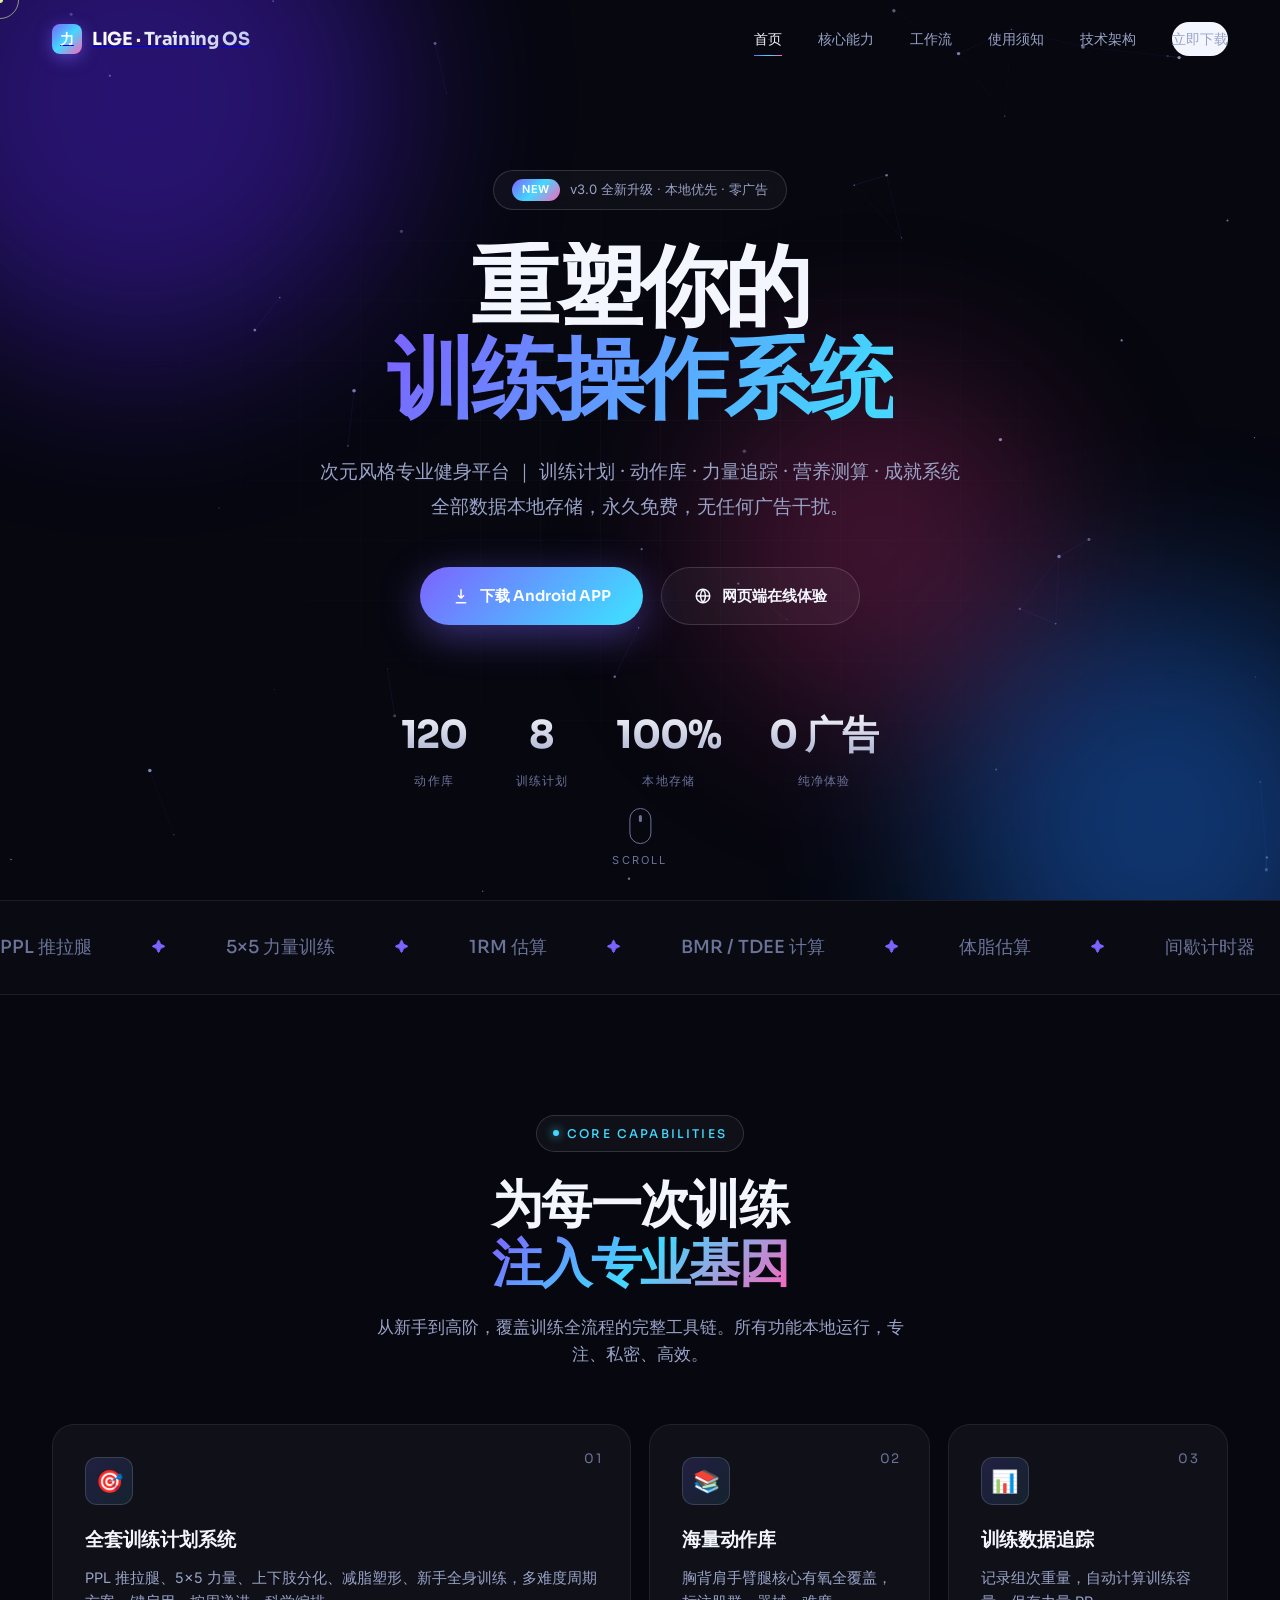
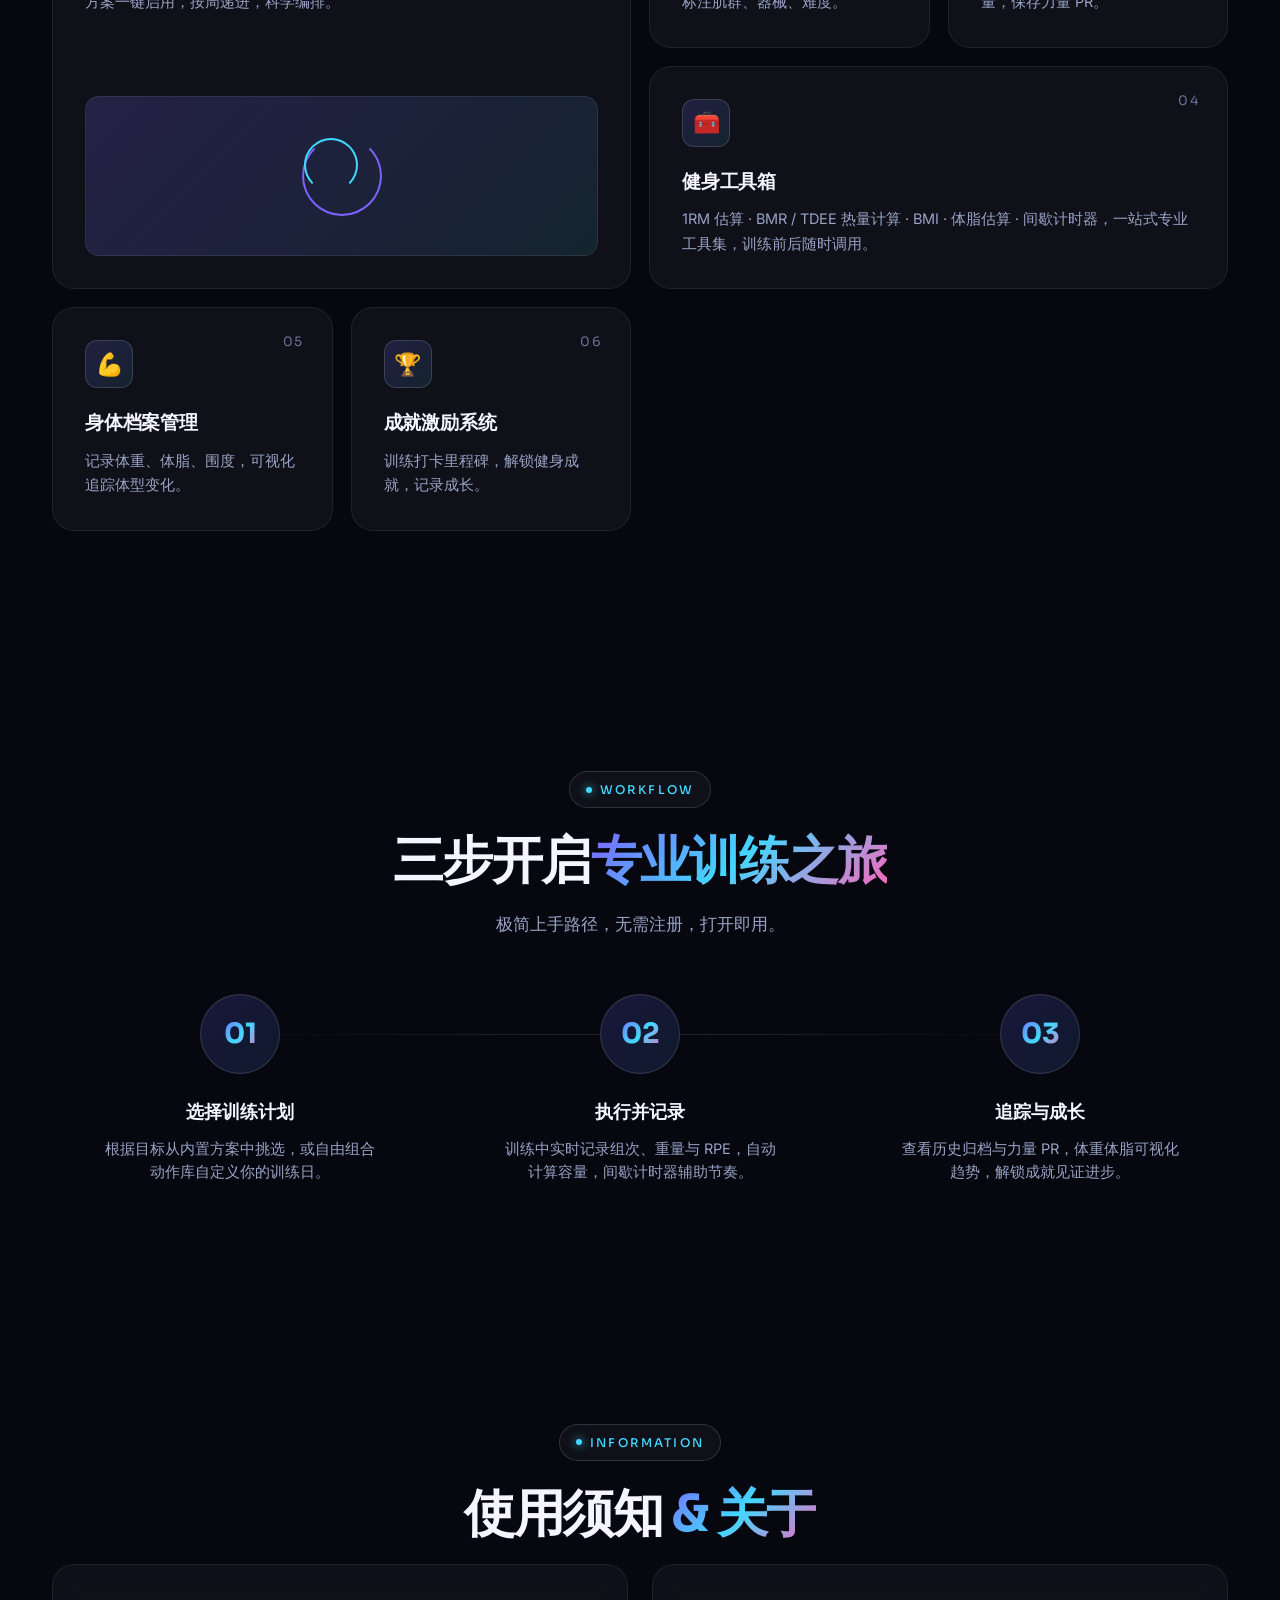
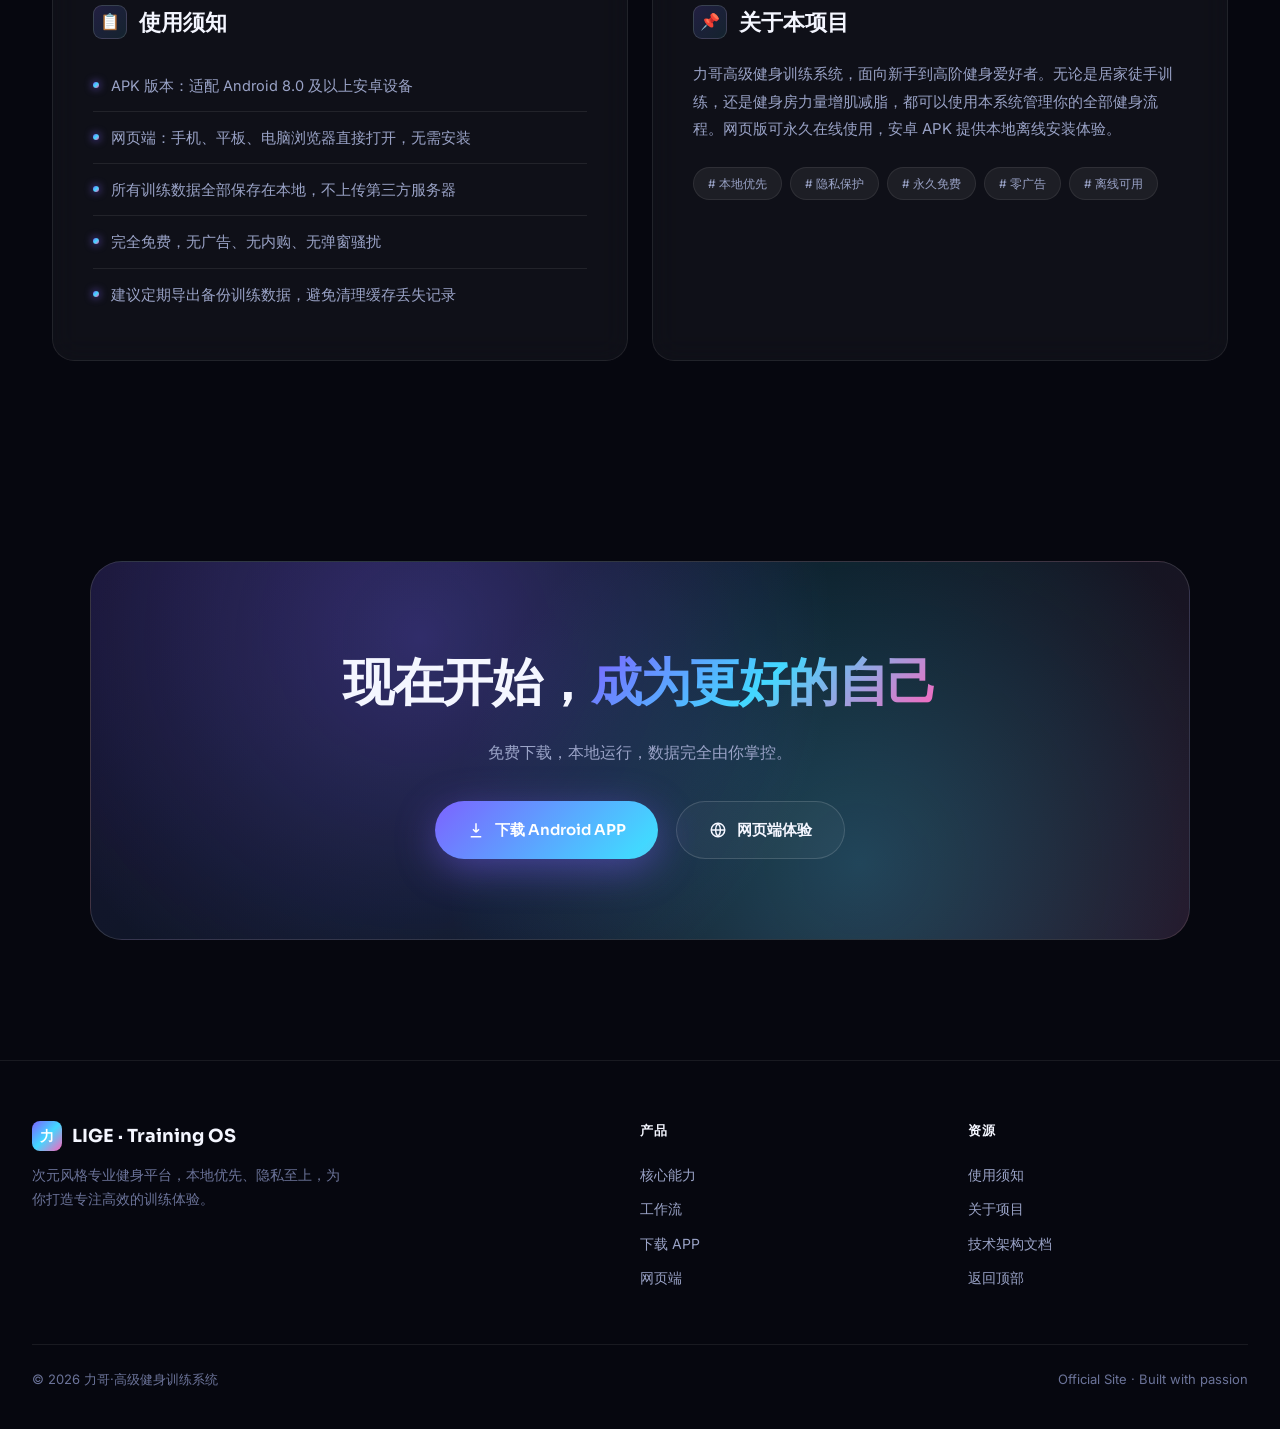
<file: index.html>
<!DOCTYPE html>
<html lang="zh-CN">
<head>
<meta charset="UTF-8">
<meta name="viewport" content="width=device-width, initial-scale=1.0">
<title>力哥 · 高级健身训练系统 | Official</title>
<link rel="preconnect" href="https://fonts.googleapis.com">
<link rel="preconnect" href="https://fonts.gstatic.com" crossorigin>
<link href="https://fonts.googleapis.com/css2?family=Sora:wght@300;400;500;600;700;800&family=Inter:wght@300;400;500;600&display=swap" rel="stylesheet">
<style>
:root{
    --bg:#06070f;
    --bg-2:#0b0d1f;
    --surface:rgba(255,255,255,0.04);
    --surface-2:rgba(255,255,255,0.06);
    --border:rgba(255,255,255,0.08);
    --border-strong:rgba(255,255,255,0.14);
    --text:#f4f6ff;
    --text-muted:#9aa3c7;
    --text-dim:#6b7399;
    --primary:#7c63ff;
    --primary-2:#42d8ff;
    --accent:#ff63bc;
    --gold:#e9c46a;
    --grad:linear-gradient(135deg,#7c63ff 0%,#42d8ff 50%,#ff63bc 100%);
    --grad-soft:linear-gradient(135deg,rgba(124,99,255,0.18),rgba(66,216,255,0.10));
    --radius:22px;
    --radius-sm:14px;
    --shadow-soft:0 20px 60px rgba(0,0,0,0.45);
    --ease:cubic-bezier(.22,1,.36,1);
    --ease-out:cubic-bezier(.16,1,.3,1);
}

*{margin:0;padding:0;box-sizing:border-box}
html{scroll-behavior:smooth}
body{
    font-family:'Inter','Sora',system-ui,"Microsoft YaHei",sans-serif;
    background:var(--bg);
    color:var(--text);
    overflow-x:hidden;
    line-height:1.6;
    -webkit-font-smoothing:antialiased;
}
::selection{background:rgba(124,99,255,0.4);color:#fff}

/* ====== 自定义光标 ====== */
.cursor-dot,.cursor-ring{
    position:fixed;top:0;left:0;border-radius:50%;
    pointer-events:none;z-index:9999;
    transform:translate(-50%,-50%);
    mix-blend-mode:difference;
}
.cursor-dot{width:6px;height:6px;background:#fff;transition:transform .15s var(--ease)}
.cursor-ring{
    width:38px;height:38px;border:1px solid rgba(255,255,255,0.6);
    transition:width .3s var(--ease),height .3s var(--ease),background .3s,border-color .3s;
}
.cursor-ring.hover{width:64px;height:64px;background:rgba(255,255,255,0.08);border-color:transparent}
@media (hover:none){.cursor-dot,.cursor-ring{display:none}}

/* ====== 滚动进度条 ====== */
.scroll-progress{
    position:fixed;top:0;left:0;height:2px;width:0%;
    background:var(--grad);z-index:10000;
    box-shadow:0 0 12px rgba(124,99,255,0.8);
}

/* ====== 背景层 ====== */
.bg-canvas{position:fixed;inset:0;z-index:-2;pointer-events:none}
.bg-mesh{position:fixed;inset:0;z-index:-1;pointer-events:none;overflow:hidden}
.blob{
    position:absolute;border-radius:50%;filter:blur(90px);opacity:.4;
    animation:drift 22s ease-in-out infinite;
}
.blob-1{width:520px;height:520px;background:#5b27ff;top:-160px;left:-120px}
.blob-2{width:440px;height:440px;background:#1f7bff;bottom:-140px;right:-100px;animation-delay:-7s}
.blob-3{width:340px;height:340px;background:#ff3d9a;top:42%;right:18%;animation-delay:-14s;opacity:.25}
@keyframes drift{
    0%,100%{transform:translate(0,0) scale(1)}
    50%{transform:translate(40px,-50px) scale(1.12)}
}
.grid-overlay{
    position:fixed;inset:0;z-index:-1;pointer-events:none;
    background-image:
        linear-gradient(rgba(255,255,255,0.025) 1px,transparent 1px),
        linear-gradient(90deg,rgba(255,255,255,0.025) 1px,transparent 1px);
    background-size:60px 60px;
    mask-image:radial-gradient(ellipse at center,#000 0%,transparent 75%);
    -webkit-mask-image:radial-gradient(ellipse at center,#000 0%,transparent 75%);
}

/* ====== 导航栏 ====== */
.navbar{
    position:fixed;top:0;left:0;width:100%;z-index:1000;
    padding:22px 0;transition:padding .35s var(--ease),background .35s;
}
.navbar.scrolled{
    padding:12px 0;
    background:rgba(6,7,15,0.72);
    backdrop-filter:blur(20px) saturate(1.4);
    -webkit-backdrop-filter:blur(20px) saturate(1.4);
    border-bottom:1px solid var(--border);
}
.nav-wrap{
    max-width:1240px;margin:0 auto;padding:0 32px;
    display:flex;justify-content:space-between;align-items:center;
}
.nav-logo{
    font-family:'Sora',sans-serif;font-size:18px;font-weight:700;
    letter-spacing:-.02em;display:flex;align-items:center;gap:10px;
}
.nav-logo .logo-mark{
    width:30px;height:30px;border-radius:8px;background:var(--grad);
    display:grid;place-items:center;font-size:14px;color:#fff;
    box-shadow:0 4px 16px rgba(124,99,255,0.5);
}
.nav-logo span{
    background:linear-gradient(90deg,#fff,#c2cbf0);
    -webkit-background-clip:text;background-clip:text;color:transparent;
}
.nav-menu{display:flex;gap:36px;align-items:center}
.nav-menu a{
    position:relative;color:var(--text-muted);text-decoration:none;
    font-size:14px;font-weight:500;transition:color .25s;padding:6px 0;
}
.nav-menu a::after{
    content:'';position:absolute;left:0;bottom:0;height:1px;width:0;
    background:var(--grad);transition:width .3s var(--ease);
}
.nav-menu a:hover,.nav-menu a.active{color:var(--text)}
.nav-menu a.active::after,.nav-menu a:hover::after{width:100%}
.nav-cta{
    padding:10px 22px;border-radius:100px;background:var(--text);color:#06070f;
    text-decoration:none;font-size:13px;font-weight:600;
    transition:transform .25s var(--ease),box-shadow .25s;
}
.nav-cta:hover{transform:translateY(-2px);box-shadow:0 10px 30px rgba(255,255,255,0.25)}
.menu-toggle{display:none;flex-direction:column;gap:5px;cursor:pointer;padding:8px}
.menu-toggle span{width:22px;height:2px;background:#fff;transition:.3s}

/* ====== 通用 ====== */
.container{max-width:1240px;margin:0 auto;padding:0 32px}
section{padding:120px 0;position:relative}
.eyebrow{
    display:inline-flex;align-items:center;gap:8px;
    font-family:'Sora',sans-serif;font-size:12px;font-weight:500;
    letter-spacing:.18em;text-transform:uppercase;color:var(--primary-2);
    padding:8px 16px;border:1px solid var(--border-strong);border-radius:100px;
    background:var(--surface);margin-bottom:24px;
}
.eyebrow::before{content:'';width:6px;height:6px;border-radius:50%;background:var(--primary-2);box-shadow:0 0 10px var(--primary-2);animation:pulse 2s infinite}
@keyframes pulse{0%,100%{opacity:1}50%{opacity:.4}}
.section-title{
    font-family:'Sora',sans-serif;
    font-size:clamp(2rem,4vw,3.2rem);font-weight:700;
    letter-spacing:-.03em;line-height:1.15;margin-bottom:20px;
}
.section-title .grad{
    background:var(--grad);-webkit-background-clip:text;background-clip:text;color:transparent;
}
.section-desc{color:var(--text-muted);font-size:17px;max-width:560px;margin-bottom:56px}
.center{text-align:center}
.center .section-desc{margin-left:auto;margin-right:auto}

/* ====== 滚动揭示动画 ====== */
.reveal{opacity:0;transform:translateY(40px);transition:opacity .9s var(--ease-out),transform .9s var(--ease-out)}
.reveal.in{opacity:1;transform:none}
.reveal.d1{transition-delay:.1s}.reveal.d2{transition-delay:.2s}.reveal.d3{transition-delay:.3s}
.reveal.d4{transition-delay:.4s}.reveal.d5{transition-delay:.5s}.reveal.d6{transition-delay:.6s}

/* ====== HERO ====== */
.hero{
    min-height:100vh;display:flex;flex-direction:column;justify-content:center;
    align-items:center;text-align:center;padding:140px 32px 80px;position:relative;
}
.hero-badge{
    display:inline-flex;align-items:center;gap:10px;
    padding:8px 18px;border-radius:100px;
    background:var(--surface);border:1px solid var(--border-strong);
    font-size:13px;color:var(--text-muted);margin-bottom:32px;
    backdrop-filter:blur(10px);
}
.hero-badge .tag{
    background:var(--grad);color:#fff;padding:2px 10px;border-radius:100px;
    font-size:11px;font-weight:600;letter-spacing:.05em;
}
.hero-title{
    font-family:'Sora',sans-serif;
    font-size:clamp(2.8rem,7vw,5.5rem);font-weight:800;
    letter-spacing:-.04em;line-height:1.05;margin-bottom:28px;
}
.hero-title .line{display:block;overflow:hidden}
.hero-title .word{display:inline-block;transform:translateY(110%);animation:wordUp 1s var(--ease-out) forwards}
.hero-title .grad{
    background:linear-gradient(120deg,#7c63ff,#42d8ff,#ff63bc,#7c63ff);
    background-size:300% 100%;-webkit-background-clip:text;background-clip:text;color:transparent;
    animation:wordUp 1s var(--ease-out) forwards,shine 8s linear infinite;
}
@keyframes wordUp{to{transform:translateY(0)}}
@keyframes shine{to{background-position:300% 0}}
.hero-sub{
    font-size:clamp(1rem,1.6vw,1.2rem);color:var(--text-muted);
    max-width:640px;line-height:1.8;margin-bottom:44px;
    opacity:0;animation:fadeUp 1s var(--ease-out) .6s forwards;
}
@keyframes fadeUp{from{opacity:0;transform:translateY(20px)}to{opacity:1;transform:none}}

.hero-buttons{
    display:flex;gap:18px;flex-wrap:wrap;justify-content:center;
    opacity:0;animation:fadeUp 1s var(--ease-out) .8s forwards;
}
.btn{
    position:relative;display:inline-flex;align-items:center;gap:10px;
    padding:16px 32px;border-radius:100px;text-decoration:none;
    font-size:15px;font-weight:600;cursor:pointer;border:none;
    transition:transform .35s var(--ease),box-shadow .35s;overflow:hidden;
    font-family:'Sora',sans-serif;
}
.btn-primary{
    background:var(--grad);background-size:200% 100%;color:#fff;
    box-shadow:0 10px 40px rgba(124,99,255,0.45);
}
.btn-primary:hover{background-position:100% 0;transform:translateY(-3px);box-shadow:0 16px 50px rgba(124,99,255,0.65)}
.btn-ghost{
    background:var(--surface);color:var(--text);
    border:1px solid var(--border-strong);backdrop-filter:blur(12px);
}
.btn-ghost:hover{background:var(--surface-2);transform:translateY(-3px);border-color:var(--primary)}
.btn-icon{width:18px;height:18px;display:inline-block}

/* hero 统计 */
.hero-stats{
    display:flex;gap:48px;margin-top:80px;flex-wrap:wrap;justify-content:center;
    opacity:0;animation:fadeUp 1s var(--ease-out) 1s forwards;
}
.stat{text-align:center}
.stat-num{
    font-family:'Sora',sans-serif;font-size:clamp(1.8rem,3vw,2.6rem);
    font-weight:700;letter-spacing:-.02em;
    background:linear-gradient(180deg,#fff,#9aa3c7);-webkit-background-clip:text;background-clip:text;color:transparent;
}
.stat-label{font-size:12px;color:var(--text-dim);letter-spacing:.1em;text-transform:uppercase;margin-top:4px}

.scroll-hint{
    position:absolute;bottom:30px;left:50%;transform:translateX(-50%);
    display:flex;flex-direction:column;align-items:center;gap:8px;
    color:var(--text-dim);font-size:11px;letter-spacing:.2em;text-transform:uppercase;
}
.scroll-hint .mouse{
    width:22px;height:36px;border:1.5px solid var(--text-dim);border-radius:12px;position:relative;
}
.scroll-hint .mouse::after{
    content:'';position:absolute;top:6px;left:50%;transform:translateX(-50%);
    width:3px;height:7px;background:var(--text-dim);border-radius:2px;
    animation:scrollWheel 1.6s infinite;
}
@keyframes scrollWheel{0%{opacity:1;transform:translate(-50%,0)}100%{opacity:0;transform:translate(-50%,12px)}}

/* ====== Marquee 走马灯 ====== */
.marquee{
    padding:32px 0;border-top:1px solid var(--border);border-bottom:1px solid var(--border);
    background:rgba(255,255,255,0.015);overflow:hidden;
}
.marquee-track{display:flex;gap:60px;white-space:nowrap;animation:marquee 30s linear infinite;width:max-content}
.marquee-item{
    font-family:'Sora',sans-serif;font-size:18px;font-weight:500;
    color:var(--text-dim);display:flex;align-items:center;gap:60px;
}
.marquee-item::after{content:'✦';color:var(--primary);font-size:14px}
@keyframes marquee{to{transform:translateX(-50%)}}

/* ====== Bento 特性网格 ====== */
.bento{
    display:grid;grid-template-columns:repeat(4,1fr);gap:18px;
    grid-auto-rows:minmax(180px,auto);
}
.bento-card{
    position:relative;background:var(--surface);
    border:1px solid var(--border);border-radius:var(--radius);
    padding:32px;overflow:hidden;cursor:pointer;
    transition:transform .5s var(--ease),border-color .5s,box-shadow .5s;
    transform-style:preserve-3d;
}
.bento-card::before{
    content:'';position:absolute;inset:0;border-radius:var(--radius);
    background:radial-gradient(400px circle at var(--mx,50%) var(--my,50%),rgba(124,99,255,0.15),transparent 40%);
    opacity:0;transition:opacity .4s;pointer-events:none;
}
.bento-card:hover::before{opacity:1}
.bento-card:hover{
    border-color:var(--border-strong);transform:translateY(-4px);
    box-shadow:0 24px 60px rgba(0,0,0,0.4);
}
.bento-card .icon{
    width:48px;height:48px;border-radius:12px;display:grid;place-items:center;
    background:var(--grad-soft);border:1px solid var(--border-strong);
    font-size:22px;margin-bottom:20px;
}
.bento-card h4{
    font-family:'Sora',sans-serif;font-size:19px;font-weight:600;
    margin-bottom:10px;letter-spacing:-.01em;
}
.bento-card p{color:var(--text-muted);font-size:14.5px;line-height:1.7}
.bento-card .num{
    position:absolute;top:24px;right:28px;font-family:'Sora',sans-serif;
    font-size:13px;color:var(--text-dim);letter-spacing:.1em;
}

/* 不规则布局 */
.bento-card.size-lg{grid-column:span 2;grid-row:span 2}
.bento-card.size-md{grid-column:span 2}
.bento-card.size-md-tall{grid-row:span 2}

.bento-feature-lg{
    display:flex;flex-direction:column;justify-content:space-between;
}
.bento-feature-lg .visual{
    margin-top:24px;height:160px;border-radius:var(--radius-sm);
    background:linear-gradient(135deg,rgba(124,99,255,0.2),rgba(66,216,255,0.1));
    border:1px solid var(--border);position:relative;overflow:hidden;
    display:grid;place-items:center;
}
.bento-feature-lg .visual .ring{
    width:80px;height:80px;border-radius:50%;
    border:2px solid var(--primary);border-top-color:transparent;
    animation:spin 4s linear infinite;
}
.bento-feature-lg .visual .ring::after{
    content:'';position:absolute;width:50px;height:50px;border-radius:50%;
    border:2px solid var(--primary-2);border-bottom-color:transparent;
    animation:spin 3s linear infinite reverse;
}
@keyframes spin{to{transform:rotate(360deg)}}

@media (max-width:900px){
    .bento{grid-template-columns:repeat(2,1fr)}
    .bento-card.size-lg,.bento-card.size-md{grid-column:span 2;grid-row:auto}
    .bento-card.size-md-tall{grid-row:auto}
}
@media (max-width:560px){
    .bento{grid-template-columns:1fr}
    .bento-card.size-lg,.bento-card.size-md{grid-column:auto}
}

/* ====== 工作流步骤 ====== */
.steps{
    display:grid;grid-template-columns:repeat(3,1fr);gap:24px;position:relative;
}
.steps::before{
    content:'';position:absolute;top:40px;left:16%;right:16%;height:1px;
    background:linear-gradient(90deg,transparent,var(--border-strong),transparent);
}
.step{position:relative;text-align:center}
.step-num{
    width:80px;height:80px;margin:0 auto 24px;border-radius:50%;
    background:var(--bg-2);border:1px solid var(--border-strong);
    display:grid;place-items:center;font-family:'Sora',sans-serif;
    font-size:28px;font-weight:700;position:relative;z-index:1;
    background-image:linear-gradient(135deg,rgba(124,99,255,0.12),rgba(66,216,255,0.06));
}
.step-num .grad{background:var(--grad);-webkit-background-clip:text;background-clip:text;color:transparent}
.step h4{font-family:'Sora',sans-serif;font-size:18px;font-weight:600;margin-bottom:10px}
.step p{color:var(--text-muted);font-size:14.5px;max-width:280px;margin:0 auto}
@media (max-width:760px){.steps{grid-template-columns:1fr;gap:48px}.steps::before{display:none}}

/* ====== 须知 / 关于 ====== */
.info-grid{display:grid;grid-template-columns:1fr 1fr;gap:24px}
.glass-card{
    background:var(--surface);backdrop-filter:blur(14px);
    border:1px solid var(--border);border-radius:var(--radius);
    padding:40px;transition:border-color .4s,box-shadow .4s;
}
.glass-card:hover{border-color:var(--border-strong);box-shadow:0 20px 60px rgba(0,0,0,0.4)}
.glass-card h3{
    font-family:'Sora',sans-serif;font-size:22px;font-weight:600;
    margin-bottom:20px;display:flex;align-items:center;gap:12px;
}
.glass-card h3 .ico{
    width:34px;height:34px;border-radius:9px;background:var(--grad-soft);
    display:grid;place-items:center;border:1px solid var(--border-strong);font-size:16px;
}
.notice-list{list-style:none}
.notice-list li{
    color:var(--text-muted);padding:14px 0;border-bottom:1px solid var(--border);
    display:flex;align-items:flex-start;gap:12px;font-size:14.5px;
}
.notice-list li:last-child{border-bottom:none}
.notice-list li::before{
    content:'';width:6px;height:6px;border-radius:50%;background:var(--grad);
    margin-top:8px;flex-shrink:0;box-shadow:0 0 8px var(--primary);
}
.about-text{color:var(--text-muted);line-height:1.85;font-size:15px}
.about-tags{display:flex;flex-wrap:wrap;gap:8px;margin-top:24px}
.about-tags span{
    font-size:12px;padding:6px 14px;border-radius:100px;
    background:var(--surface-2);border:1px solid var(--border);color:var(--text-muted);
}
@media (max-width:820px){.info-grid{grid-template-columns:1fr}}

/* ====== 最终 CTA ====== */
.cta-section{padding:80px 32px 120px}
.cta-box{
    max-width:1100px;margin:0 auto;text-align:center;position:relative;
    padding:80px 40px;border-radius:32px;overflow:hidden;
    background:linear-gradient(135deg,rgba(124,99,255,0.15),rgba(66,216,255,0.08),rgba(255,99,188,0.12));
    border:1px solid var(--border-strong);
}
.cta-box::before{
    content:'';position:absolute;inset:0;
    background:radial-gradient(circle at 30% 20%,rgba(124,99,255,0.3),transparent 50%),
               radial-gradient(circle at 70% 80%,rgba(66,216,255,0.25),transparent 50%);
    pointer-events:none;
}
.cta-box h2{
    font-family:'Sora',sans-serif;font-size:clamp(2rem,4vw,3.2rem);
    font-weight:700;letter-spacing:-.03em;margin-bottom:16px;position:relative;
}
.cta-box p{color:var(--text-muted);font-size:16px;margin-bottom:36px;position:relative}
.cta-box .hero-buttons{justify-content:center;position:relative}

/* ====== 页脚 ====== */
footer{
    border-top:1px solid var(--border);padding:60px 32px 40px;
}
.footer-wrap{max-width:1240px;margin:0 auto;display:grid;grid-template-columns:2fr 1fr 1fr;gap:48px}
.footer-brand{font-family:'Sora',sans-serif;font-size:18px;font-weight:700;margin-bottom:12px;display:flex;align-items:center;gap:10px}
.footer-desc{color:var(--text-dim);font-size:14px;line-height:1.7;max-width:320px}
.footer-col h5{font-family:'Sora',sans-serif;font-size:13px;font-weight:600;color:var(--text);margin-bottom:16px;letter-spacing:.05em}
.footer-col a{display:block;color:var(--text-muted);text-decoration:none;font-size:14px;padding:6px 0;transition:color .25s}
.footer-col a:hover{color:var(--primary-2)}
.footer-bottom{
    max-width:1240px;margin:48px auto 0;padding-top:24px;
    border-top:1px solid var(--border);display:flex;justify-content:space-between;
    color:var(--text-dim);font-size:13px;flex-wrap:wrap;gap:12px;
}
@media (max-width:720px){.footer-wrap{grid-template-columns:1fr;gap:32px}}

/* ====== 技术架构路由视图 ====== */
.arch-view{position:fixed;inset:0;z-index:10001;background:#0a0a0b;display:none}
.arch-view.active{display:block}
.arch-back{
    position:fixed;top:16px;right:20px;z-index:10002;
    display:inline-flex;align-items:center;gap:8px;
    padding:10px 18px;border-radius:100px;
    background:rgba(20,20,22,0.85);color:#d4af37;
    border:1px solid #3a3d44;cursor:pointer;
    font-family:'Oswald',sans-serif;font-size:13px;font-weight:600;letter-spacing:.05em;
    backdrop-filter:blur(10px);-webkit-backdrop-filter:blur(10px);
    transition:background .25s,color .25s,border-color .25s,transform .25s;
}
.arch-back:hover{background:#d4af37;color:#0a0a0b;border-color:#d4af37;transform:translateY(-2px)}
.arch-view iframe{width:100%;height:100%;border:none;display:block}

/* ====== 移动端 ====== */
@media (max-width:640px){
    .nav-menu{
        position:fixed;top:0;right:-100%;width:75%;height:100vh;
        flex-direction:column;background:rgba(6,7,15,0.96);backdrop-filter:blur(20px);
        justify-content:center;padding:40px;transition:right .4s var(--ease);
    }
    .nav-menu.open{right:0}
    .nav-cta{display:none}
    .menu-toggle{display:flex;z-index:1001}
    .menu-toggle.open span:nth-child(1){transform:translateY(7px) rotate(45deg)}
    .menu-toggle.open span:nth-child(2){opacity:0}
    .menu-toggle.open span:nth-child(3){transform:translateY(-7px) rotate(-45deg)}
    .hero-stats{gap:32px}
    section{padding:80px 0}
}
</style>
</head>
<body>

<!-- 自定义光标 -->
<div class="cursor-dot"></div>
<div class="cursor-ring"></div>

<!-- 滚动进度条 -->
<div class="scroll-progress"></div>

<!-- 背景 -->
<canvas class="bg-canvas"></canvas>
<div class="bg-mesh">
    <div class="blob blob-1"></div>
    <div class="blob blob-2"></div>
    <div class="blob blob-3"></div>
</div>
<div class="grid-overlay"></div>

<!-- 导航栏 -->
<nav class="navbar" id="navbar">
    <div class="nav-wrap">
        <a href="#hero" class="nav-logo">
            <span class="logo-mark">力</span>
            <span>LIGE · Training OS</span>
        </a>
        <div class="nav-menu" id="navMenu">
            <a href="#hero" class="active">首页</a>
            <a href="#features">核心能力</a>
            <a href="#workflow">工作流</a>
            <a href="#notice">使用须知</a>
            <a href="#/architecture">技术架构</a>
            <a href="lgjsxl.apk" class="nav-cta">立即下载</a>
        </div>
        <div class="menu-toggle" id="menuToggle">
            <span></span><span></span><span></span>
        </div>
    </div>
</nav>

<!-- HERO -->
<header class="hero" id="hero">
    <div class="hero-badge">
        <span class="tag">NEW</span>
        <span>v3.0 全新升级 · 本地优先 · 零广告</span>
    </div>
    <h1 class="hero-title">
        <span class="line"><span class="word" style="animation-delay:.1s">重塑你的</span></span>
        <span class="line"><span class="word grad" style="animation-delay:.25s">训练操作系统</span></span>
    </h1>
    <p class="hero-sub">
        次元风格专业健身平台 ｜ 训练计划 · 动作库 · 力量追踪 · 营养测算 · 成就系统<br>
        全部数据本地存储，永久免费，无任何广告干扰。
    </p>
    <div class="hero-buttons">
        <a href="lgjsxl.apk" class="btn btn-primary magnetic">
            <svg class="btn-icon" viewBox="0 0 24 24" fill="none" stroke="currentColor" stroke-width="2"><path d="M12 3v12m0 0l-4-4m4 4l4-4M5 21h14"/></svg>
            下载 Android APP
        </a>
        <a href="lgjsxl.html" target="_blank" class="btn btn-ghost magnetic">
            <svg class="btn-icon" viewBox="0 0 24 24" fill="none" stroke="currentColor" stroke-width="2"><circle cx="12" cy="12" r="9"/><path d="M3 12h18M12 3a14 14 0 010 18M12 3a14 14 0 000 18"/></svg>
            网页端在线体验
        </a>
    </div>
    <div class="hero-stats">
        <div class="stat"><div class="stat-num" data-count="120">0</div><div class="stat-label">动作库</div></div>
        <div class="stat"><div class="stat-num" data-count="8">0</div><div class="stat-label">训练计划</div></div>
        <div class="stat"><div class="stat-num" data-count="100" data-suffix="%">0</div><div class="stat-label">本地存储</div></div>
        <div class="stat"><div class="stat-num" data-count="0" data-suffix=" 广告">0</div><div class="stat-label">纯净体验</div></div>
    </div>
    <div class="scroll-hint">
        <div class="mouse"></div>
        <span>SCROLL</span>
    </div>
</header>

<!-- 走马灯 -->
<div class="marquee">
    <div class="marquee-track">
        <div class="marquee-item">PPL 推拉腿</div>
        <div class="marquee-item">5×5 力量训练</div>
        <div class="marquee-item">1RM 估算</div>
        <div class="marquee-item">BMR / TDEE 计算</div>
        <div class="marquee-item">体脂估算</div>
        <div class="marquee-item">间歇计时器</div>
        <div class="marquee-item">成就系统</div>
        <div class="marquee-item">身体档案</div>
        <div class="marquee-item">PPL 推拉腿</div>
        <div class="marquee-item">5×5 力量训练</div>
        <div class="marquee-item">1RM 估算</div>
        <div class="marquee-item">BMR / TDEE 计算</div>
        <div class="marquee-item">体脂估算</div>
        <div class="marquee-item">间歇计时器</div>
        <div class="marquee-item">成就系统</div>
        <div class="marquee-item">身体档案</div>
    </div>
</div>

<!-- 核心能力 Bento -->
<section id="features">
    <div class="container">
        <div class="center reveal">
            <span class="eyebrow">Core Capabilities</span>
            <h2 class="section-title">为每一次训练<br><span class="grad">注入专业基因</span></h2>
            <p class="section-desc">从新手到高阶，覆盖训练全流程的完整工具链。所有功能本地运行，专注、私密、高效。</p>
        </div>

        <div class="bento">
            <div class="bento-card size-lg bento-feature-lg reveal d1" data-tilt>
                <div>
                    <div class="icon">🎯</div>
                    <h4>全套训练计划系统</h4>
                    <p>PPL 推拉腿、5×5 力量、上下肢分化、减脂塑形、新手全身训练，多难度周期方案一键启用，按周递进，科学编排。</p>
                </div>
                <div class="visual"><div class="ring"></div></div>
                <span class="num">01</span>
            </div>

            <div class="bento-card reveal d2" data-tilt>
                <div class="icon">📚</div>
                <h4>海量动作库</h4>
                <p>胸背肩手臂腿核心有氧全覆盖，标注肌群、器械、难度。</p>
                <span class="num">02</span>
            </div>

            <div class="bento-card reveal d3" data-tilt>
                <div class="icon">📊</div>
                <h4>训练数据追踪</h4>
                <p>记录组次重量，自动计算训练容量，保存力量 PR。</p>
                <span class="num">03</span>
            </div>

            <div class="bento-card size-md reveal d4" data-tilt>
                <div class="icon">🧰</div>
                <h4>健身工具箱</h4>
                <p>1RM 估算 · BMR / TDEE 热量计算 · BMI · 体脂估算 · 间歇计时器，一站式专业工具集，训练前后随时调用。</p>
                <span class="num">04</span>
            </div>

            <div class="bento-card reveal d5" data-tilt>
                <div class="icon">💪</div>
                <h4>身体档案管理</h4>
                <p>记录体重、体脂、围度，可视化追踪体型变化。</p>
                <span class="num">05</span>
            </div>

            <div class="bento-card reveal d6" data-tilt>
                <div class="icon">🏆</div>
                <h4>成就激励系统</h4>
                <p>训练打卡里程碑，解锁健身成就，记录成长。</p>
                <span class="num">06</span>
            </div>
        </div>
    </div>
</section>

<!-- 工作流 -->
<section id="workflow">
    <div class="container">
        <div class="center reveal">
            <span class="eyebrow">Workflow</span>
            <h2 class="section-title">三步开启<span class="grad">专业训练之旅</span></h2>
            <p class="section-desc">极简上手路径，无需注册，打开即用。</p>
        </div>
        <div class="steps">
            <div class="step reveal d1">
                <div class="step-num"><span class="grad">01</span></div>
                <h4>选择训练计划</h4>
                <p>根据目标从内置方案中挑选，或自由组合动作库自定义你的训练日。</p>
            </div>
            <div class="step reveal d2">
                <div class="step-num"><span class="grad">02</span></div>
                <h4>执行并记录</h4>
                <p>训练中实时记录组次、重量与 RPE，自动计算容量，间歇计时器辅助节奏。</p>
            </div>
            <div class="step reveal d3">
                <div class="step-num"><span class="grad">03</span></div>
                <h4>追踪与成长</h4>
                <p>查看历史归档与力量 PR，体重体脂可视化趋势，解锁成就见证进步。</p>
            </div>
        </div>
    </div>
</section>

<!-- 须知 / 关于 -->
<section id="notice">
    <div class="container">
        <div class="center reveal">
            <span class="eyebrow">Information</span>
            <h2 class="section-title">使用须知<span class="grad"> & 关于</span></h2>
        </div>
        <div class="info-grid">
            <div class="glass-card reveal d1">
                <h3><span class="ico">📋</span>使用须知</h3>
                <ul class="notice-list">
                    <li>APK 版本：适配 Android 8.0 及以上安卓设备</li>
                    <li>网页端：手机、平板、电脑浏览器直接打开，无需安装</li>
                    <li>所有训练数据全部保存在本地，不上传第三方服务器</li>
                    <li>完全免费，无广告、无内购、无弹窗骚扰</li>
                    <li>建议定期导出备份训练数据，避免清理缓存丢失记录</li>
                </ul>
            </div>
            <div class="glass-card reveal d2">
                <h3><span class="ico">📌</span>关于本项目</h3>
                <p class="about-text">
                    力哥高级健身训练系统，面向新手到高阶健身爱好者。无论是居家徒手训练，还是健身房力量增肌减脂，都可以使用本系统管理你的全部健身流程。网页版可永久在线使用，安卓 APK 提供本地离线安装体验。
                </p>
                <div class="about-tags">
                    <span># 本地优先</span>
                    <span># 隐私保护</span>
                    <span># 永久免费</span>
                    <span># 零广告</span>
                    <span># 离线可用</span>
                </div>
            </div>
        </div>
    </div>
</section>

<!-- 最终 CTA -->
<section class="cta-section">
    <div class="cta-box reveal">
        <h2>现在开始，<span style="background:var(--grad);-webkit-background-clip:text;background-clip:text;color:transparent">成为更好的自己</span></h2>
        <p>免费下载，本地运行，数据完全由你掌控。</p>
        <div class="hero-buttons">
            <a href="lgjsxl.apk" class="btn btn-primary magnetic">
                <svg class="btn-icon" viewBox="0 0 24 24" fill="none" stroke="currentColor" stroke-width="2"><path d="M12 3v12m0 0l-4-4m4 4l4-4M5 21h14"/></svg>
                下载 Android APP
            </a>
            <a href="lgjsxl.html" target="_blank" class="btn btn-ghost magnetic">
                <svg class="btn-icon" viewBox="0 0 24 24" fill="none" stroke="currentColor" stroke-width="2"><circle cx="12" cy="12" r="9"/><path d="M3 12h18M12 3a14 14 0 010 18M12 3a14 14 0 000 18"/></svg>
                网页端体验
            </a>
        </div>
    </div>
</section>

<!-- 页脚 -->
<footer>
    <div class="footer-wrap">
        <div>
            <div class="footer-brand">
                <span class="logo-mark" style="width:30px;height:30px;border-radius:8px;background:var(--grad);display:grid;place-items:center;font-size:14px;color:#fff">力</span>
                LIGE · Training OS
            </div>
            <p class="footer-desc">次元风格专业健身平台，本地优先、隐私至上，为你打造专注高效的训练体验。</p>
        </div>
        <div class="footer-col">
            <h5>产品</h5>
            <a href="#features">核心能力</a>
            <a href="#workflow">工作流</a>
            <a href="lgjsxl.apk">下载 APP</a>
            <a href="lgjsxl.html">网页端</a>
        </div>
        <div class="footer-col">
            <h5>资源</h5>
            <a href="#notice">使用须知</a>
            <a href="#notice">关于项目</a>
            <a href="#/architecture">技术架构文档</a>
            <a href="#hero">返回顶部</a>
        </div>
    </div>
    <div class="footer-bottom">
        <span>© 2026 力哥·高级健身训练系统</span>
        <span>Official Site · Built with passion</span>
    </div>
</footer>

<!-- 技术架构路由视图 -->
<div class="arch-view" id="archView">
    <button class="arch-back" id="archBack">← 返回首页</button>
    <iframe id="archFrame" src="about:blank" title="技术架构"></iframe>
</div>

<script>
/* ====== 自定义光标 ====== */
const dot=document.querySelector('.cursor-dot');
const ring=document.querySelector('.cursor-ring');
let mx=0,my=0,rx=0,ry=0;
window.addEventListener('mousemove',e=>{
    mx=e.clientX;my=e.clientY;
    dot.style.transform=`translate(${mx}px,${my}px) translate(-50%,-50%)`;
});
function loop(){
    rx+=(mx-rx)*0.18;ry+=(my-ry)*0.18;
    ring.style.transform=`translate(${rx}px,${ry}px) translate(-50%,-50%)`;
    requestAnimationFrame(loop);
}
loop();
document.querySelectorAll('a,.btn,.bento-card,.menu-toggle').forEach(el=>{
    el.addEventListener('mouseenter',()=>ring.classList.add('hover'));
    el.addEventListener('mouseleave',()=>ring.classList.remove('hover'));
});

/* ====== 滚动进度 + 导航栏 ====== */
const navbar=document.getElementById('navbar');
const progress=document.querySelector('.scroll-progress');
const sections=document.querySelectorAll('section[id], header[id]');
const navLinks=document.querySelectorAll('.nav-menu a:not(.nav-cta)');

window.addEventListener('scroll',()=>{
    const st=window.scrollY;
    const h=document.documentElement.scrollHeight-window.innerHeight;
    progress.style.width=(st/h*100)+'%';
    navbar.classList.toggle('scrolled',st>40);

    // active 高亮
    let current='hero';
    sections.forEach(sec=>{
        if(st>=sec.offsetTop-200) current=sec.id;
    });
    navLinks.forEach(a=>{
        a.classList.toggle('active',a.getAttribute('href')==='#'+current);
    });
});

/* ====== 移动端菜单 ====== */
const toggle=document.getElementById('menuToggle');
const navMenu=document.getElementById('navMenu');
toggle.addEventListener('click',()=>{
    toggle.classList.toggle('open');
    navMenu.classList.toggle('open');
});
navMenu.querySelectorAll('a').forEach(a=>{
    a.addEventListener('click',()=>{
        toggle.classList.remove('open');
        navMenu.classList.remove('open');
    });
});

/* ====== 滚动揭示 ====== */
const io=new IntersectionObserver(entries=>{
    entries.forEach(en=>{
        if(en.isIntersecting){
            en.target.classList.add('in');
            io.unobserve(en.target);
        }
    });
},{threshold:0.12,rootMargin:'0px 0px -60px 0px'});
document.querySelectorAll('.reveal').forEach(el=>io.observe(el));

/* ====== 数字计数动画 ====== */
const counters=document.querySelectorAll('.stat-num');
const counterIO=new IntersectionObserver(entries=>{
    entries.forEach(en=>{
        if(en.isIntersecting){
            const el=en.target;
            const target=+el.dataset.count;
            const suffix=el.dataset.suffix||'';
            const dur=1600;const start=performance.now();
            function tick(now){
                const p=Math.min((now-start)/dur,1);
                const eased=1-Math.pow(1-p,3);
                el.textContent=Math.round(target*eased)+suffix;
                if(p<1)requestAnimationFrame(tick);
            }
            requestAnimationFrame(tick);
            counterIO.unobserve(el);
        }
    });
},{threshold:0.5});
counters.forEach(c=>counterIO.observe(c));

/* ====== Bento 卡片光斑跟随 + 3D 倾斜 ====== */
document.querySelectorAll('.bento-card').forEach(card=>{
    card.addEventListener('mousemove',e=>{
        const r=card.getBoundingClientRect();
        const x=e.clientX-r.left,y=e.clientY-r.top;
        card.style.setProperty('--mx',x+'px');
        card.style.setProperty('--my',y+'px');
        // 3D 倾斜
        const cx=r.width/2,cy=r.height/2;
        const rx=((y-cy)/cy)*-6;
        const ry=((x-cx)/cx)*6;
        card.style.transform=`translateY(-4px) perspective(800px) rotateX(${rx}deg) rotateY(${ry}deg)`;
    });
    card.addEventListener('mouseleave',()=>{
        card.style.transform='';
    });
});

/* ====== 磁性按钮 ====== */
document.querySelectorAll('.magnetic').forEach(btn=>{
    btn.addEventListener('mousemove',e=>{
        const r=btn.getBoundingClientRect();
        const x=e.clientX-r.left-r.width/2;
        const y=e.clientY-r.top-r.height/2;
        btn.style.transform=`translate(${x*0.25}px,${y*0.35}px)`;
    });
    btn.addEventListener('mouseleave',()=>{
        btn.style.transform='';
    });
});

/* ====== 路由：技术架构 ====== */
const archView=document.getElementById('archView');
const archFrame=document.getElementById('archFrame');
const archBack=document.getElementById('archBack');
let archLoaded=false;
function route(){
    const isArch=location.hash==='#/architecture'||location.hash==='#architecture';
    if(isArch){
        navbar.style.display='none';
        archView.classList.add('active');
        document.body.style.overflow='hidden';
        if(!archLoaded){archFrame.src='architecture.html';archLoaded=true;}
    }else{
        navbar.style.display='';
        archView.classList.remove('active');
        document.body.style.overflow='';
    }
}
window.addEventListener('hashchange',route);
archBack.addEventListener('click',()=>{location.hash='';});
route();

/* ====== 背景粒子 Canvas ====== */
const canvas=document.querySelector('.bg-canvas');
const ctx=canvas.getContext('2d');
let W,H,particles;
function resize(){
    W=canvas.width=window.innerWidth;
    H=canvas.height=window.innerHeight;
    const count=Math.min(80,Math.floor(W*H/22000));
    particles=Array.from({length:count},()=>({
        x:Math.random()*W,y:Math.random()*H,
        vx:(Math.random()-0.5)*0.25,vy:(Math.random()-0.5)*0.25,
        r:Math.random()*1.4+0.4,a:Math.random()*0.5+0.2
    }));
}
resize();
window.addEventListener('resize',resize);
function draw(){
    ctx.clearRect(0,0,W,H);
    particles.forEach(p=>{
        p.x+=p.vx;p.y+=p.vy;
        if(p.x<0||p.x>W)p.vx*=-1;
        if(p.y<0||p.y>H)p.vy*=-1;
        ctx.beginPath();
        ctx.arc(p.x,p.y,p.r,0,Math.PI*2);
        ctx.fillStyle=`rgba(180,200,255,${p.a})`;
        ctx.fill();
    });
    // 连线
    for(let i=0;i<particles.length;i++){
        for(let j=i+1;j<particles.length;j++){
            const dx=particles[i].x-particles[j].x;
            const dy=particles[i].y-particles[j].y;
            const d=Math.sqrt(dx*dx+dy*dy);
            if(d<120){
                ctx.beginPath();
                ctx.moveTo(particles[i].x,particles[i].y);
                ctx.lineTo(particles[j].x,particles[j].y);
                ctx.strokeStyle=`rgba(124,99,255,${(1-d/120)*0.15})`;
                ctx.lineWidth=1;
                ctx.stroke();
            }
        }
    }
    requestAnimationFrame(draw);
}
draw();
</script>
</body>
</html>
</file>
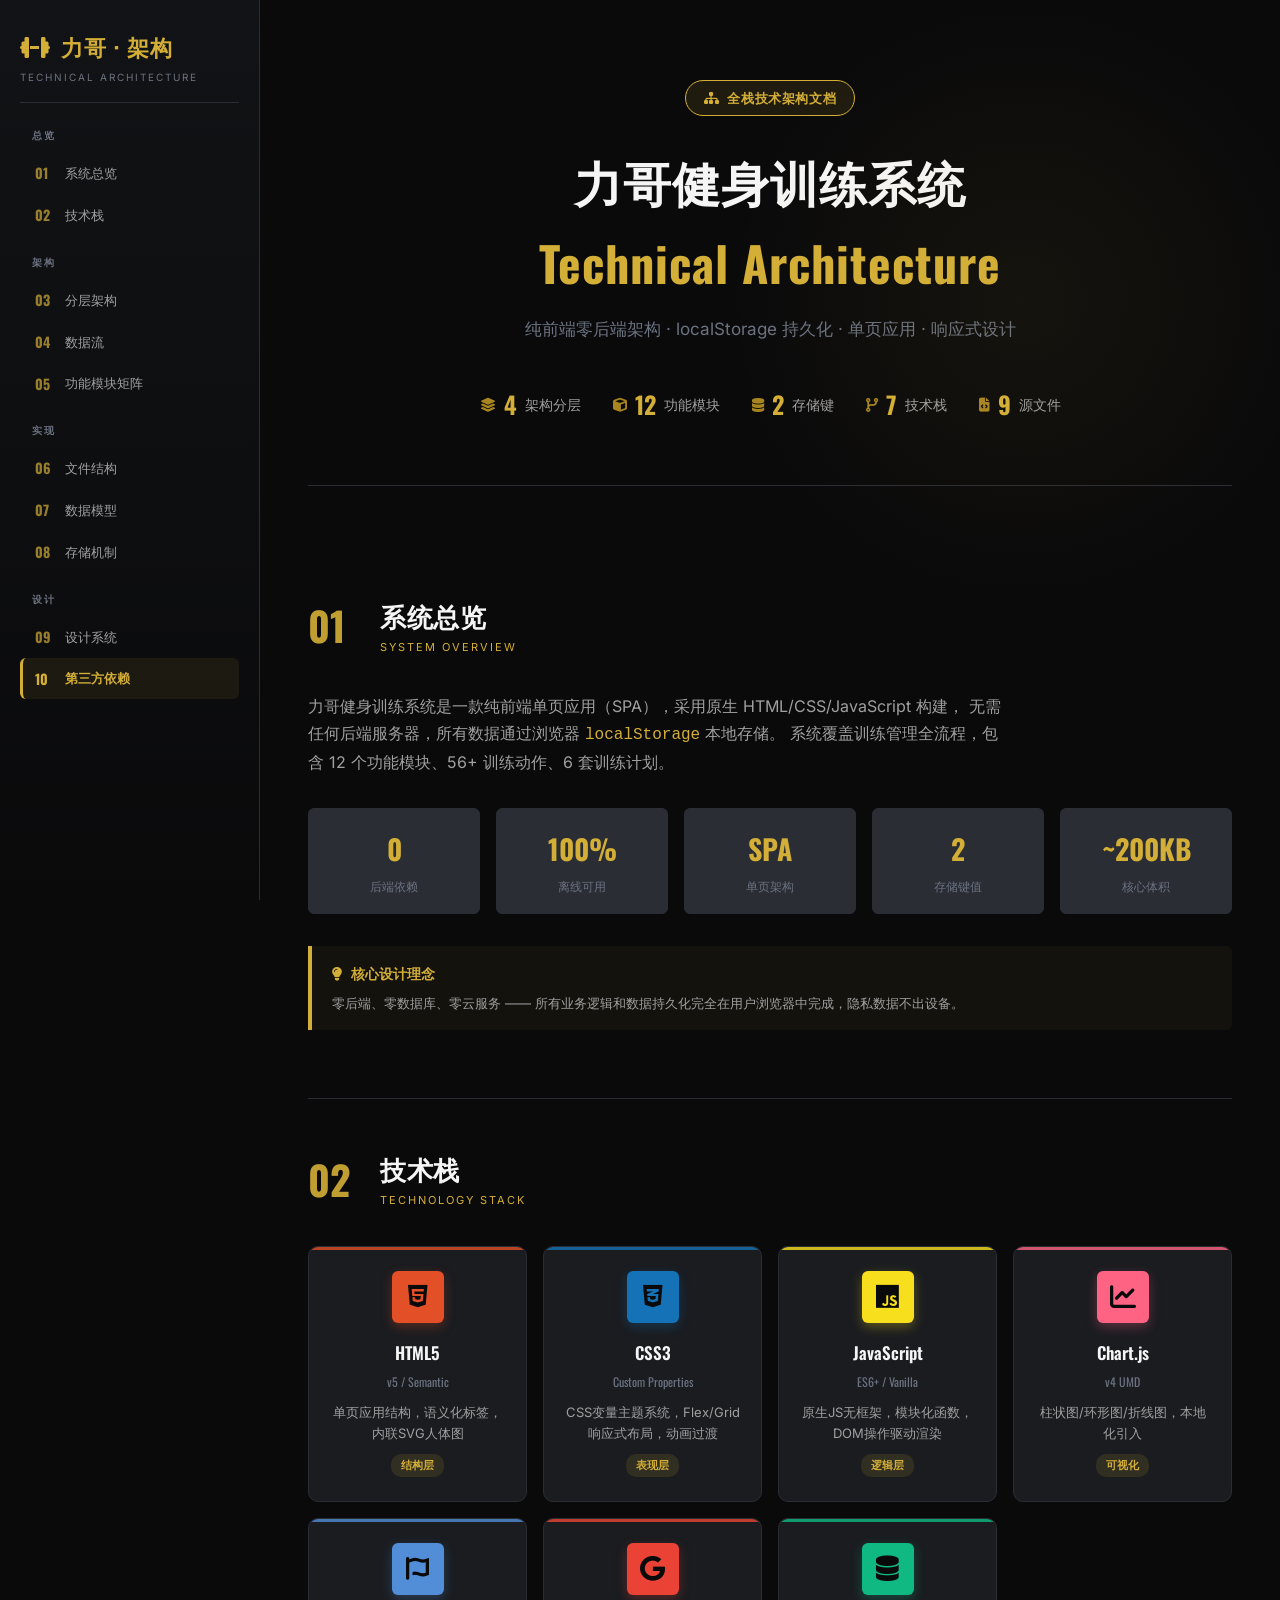
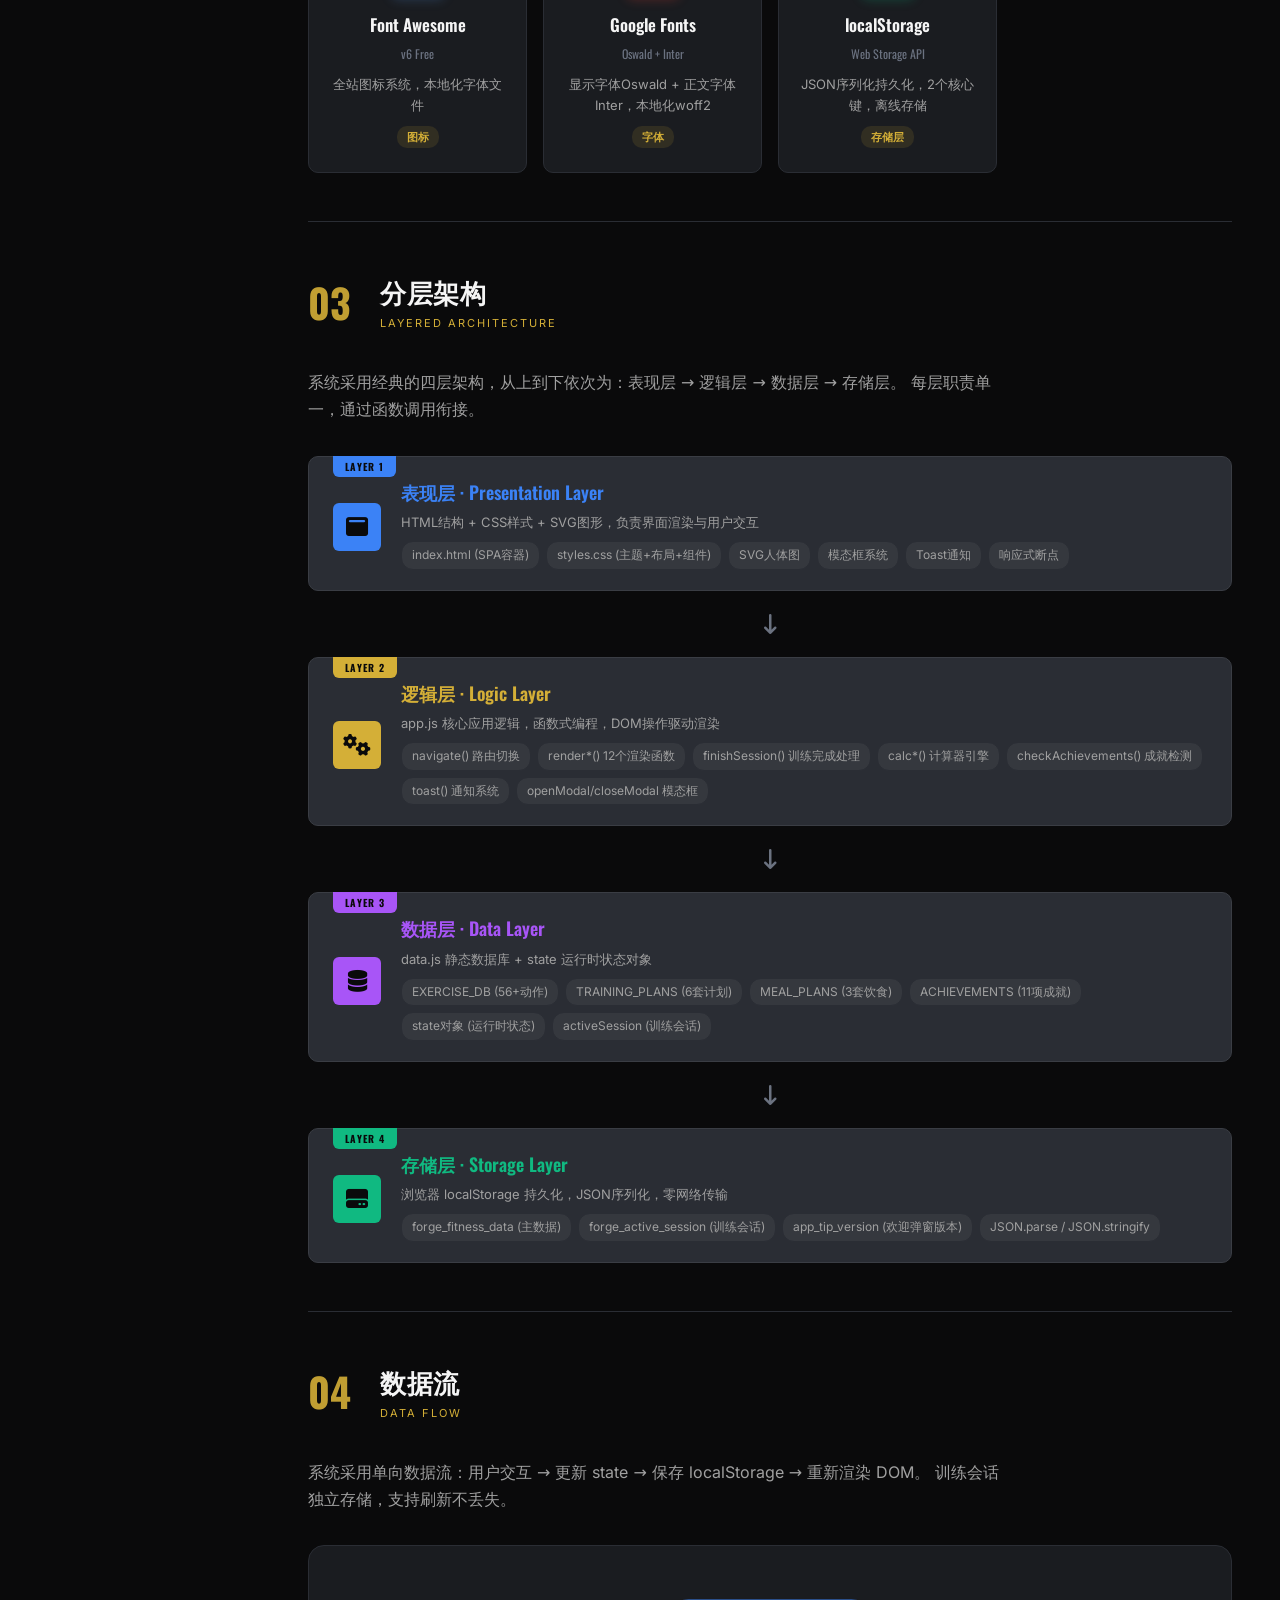
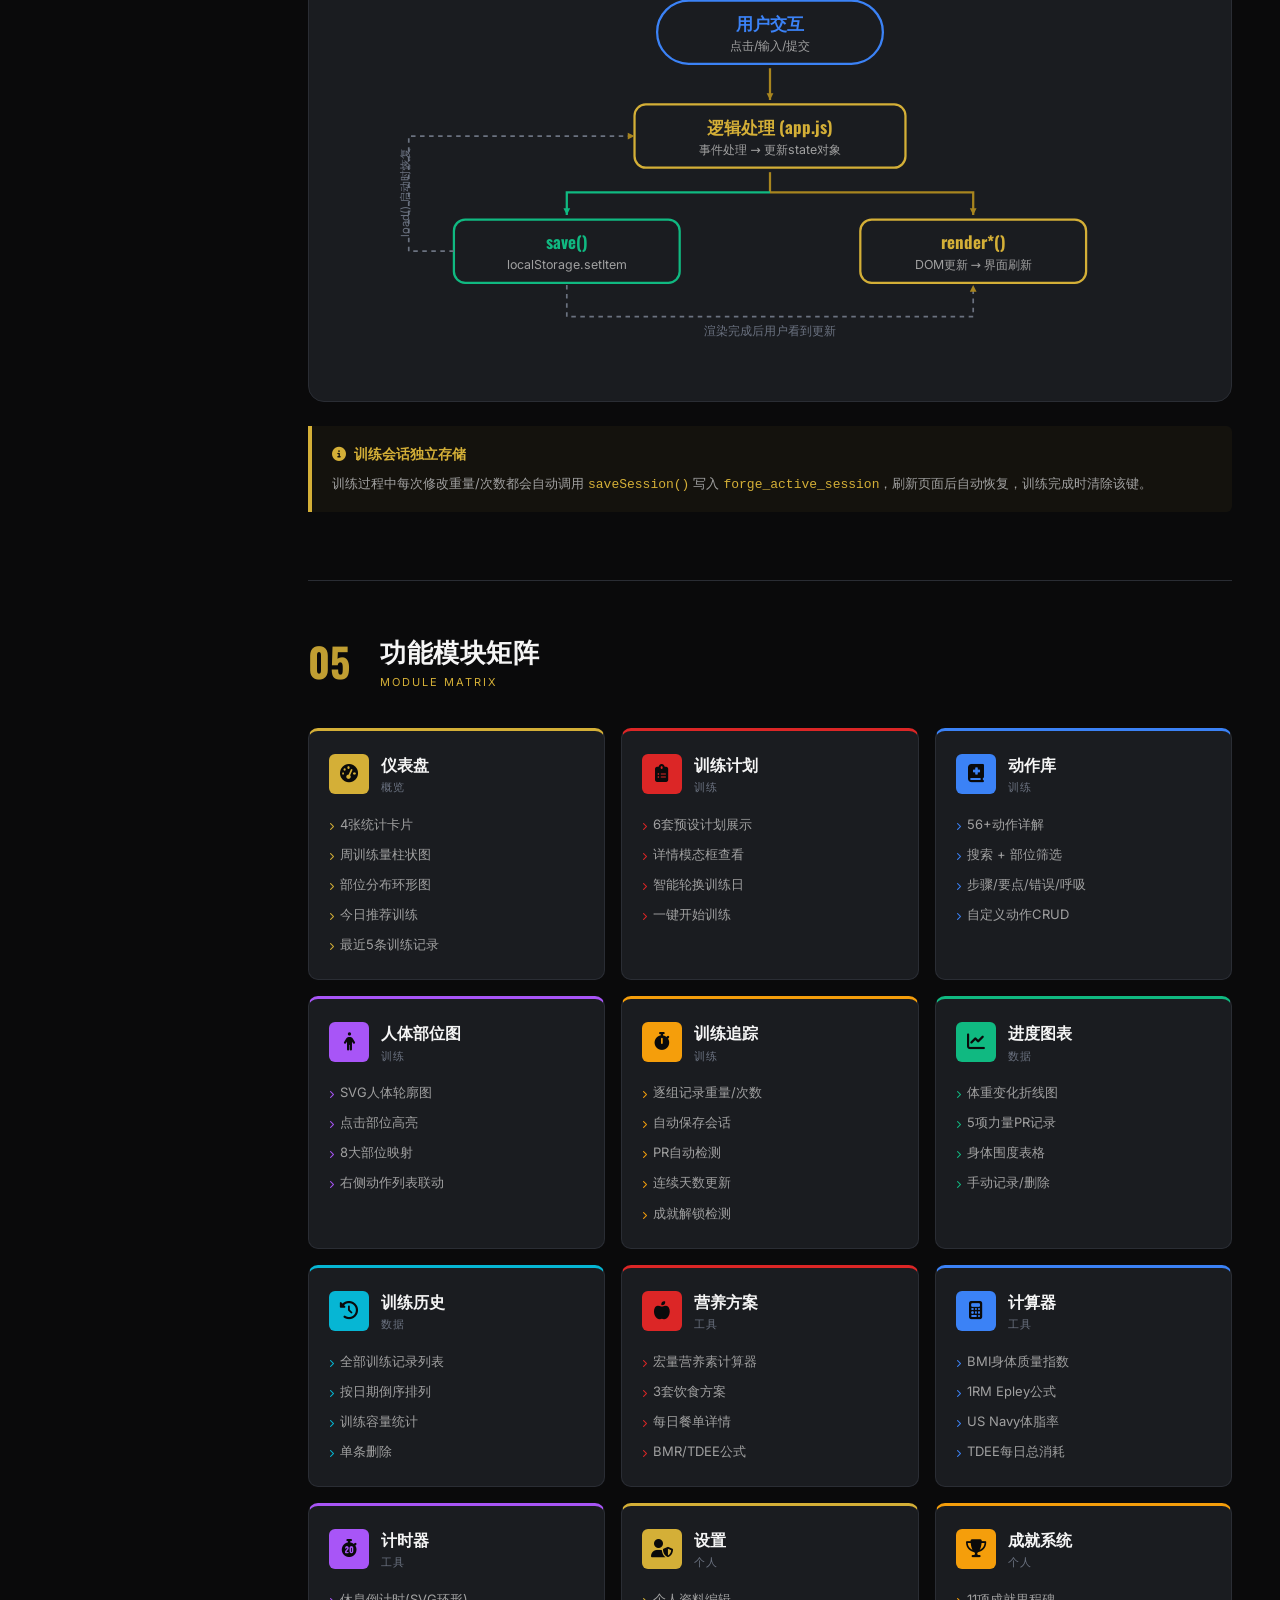
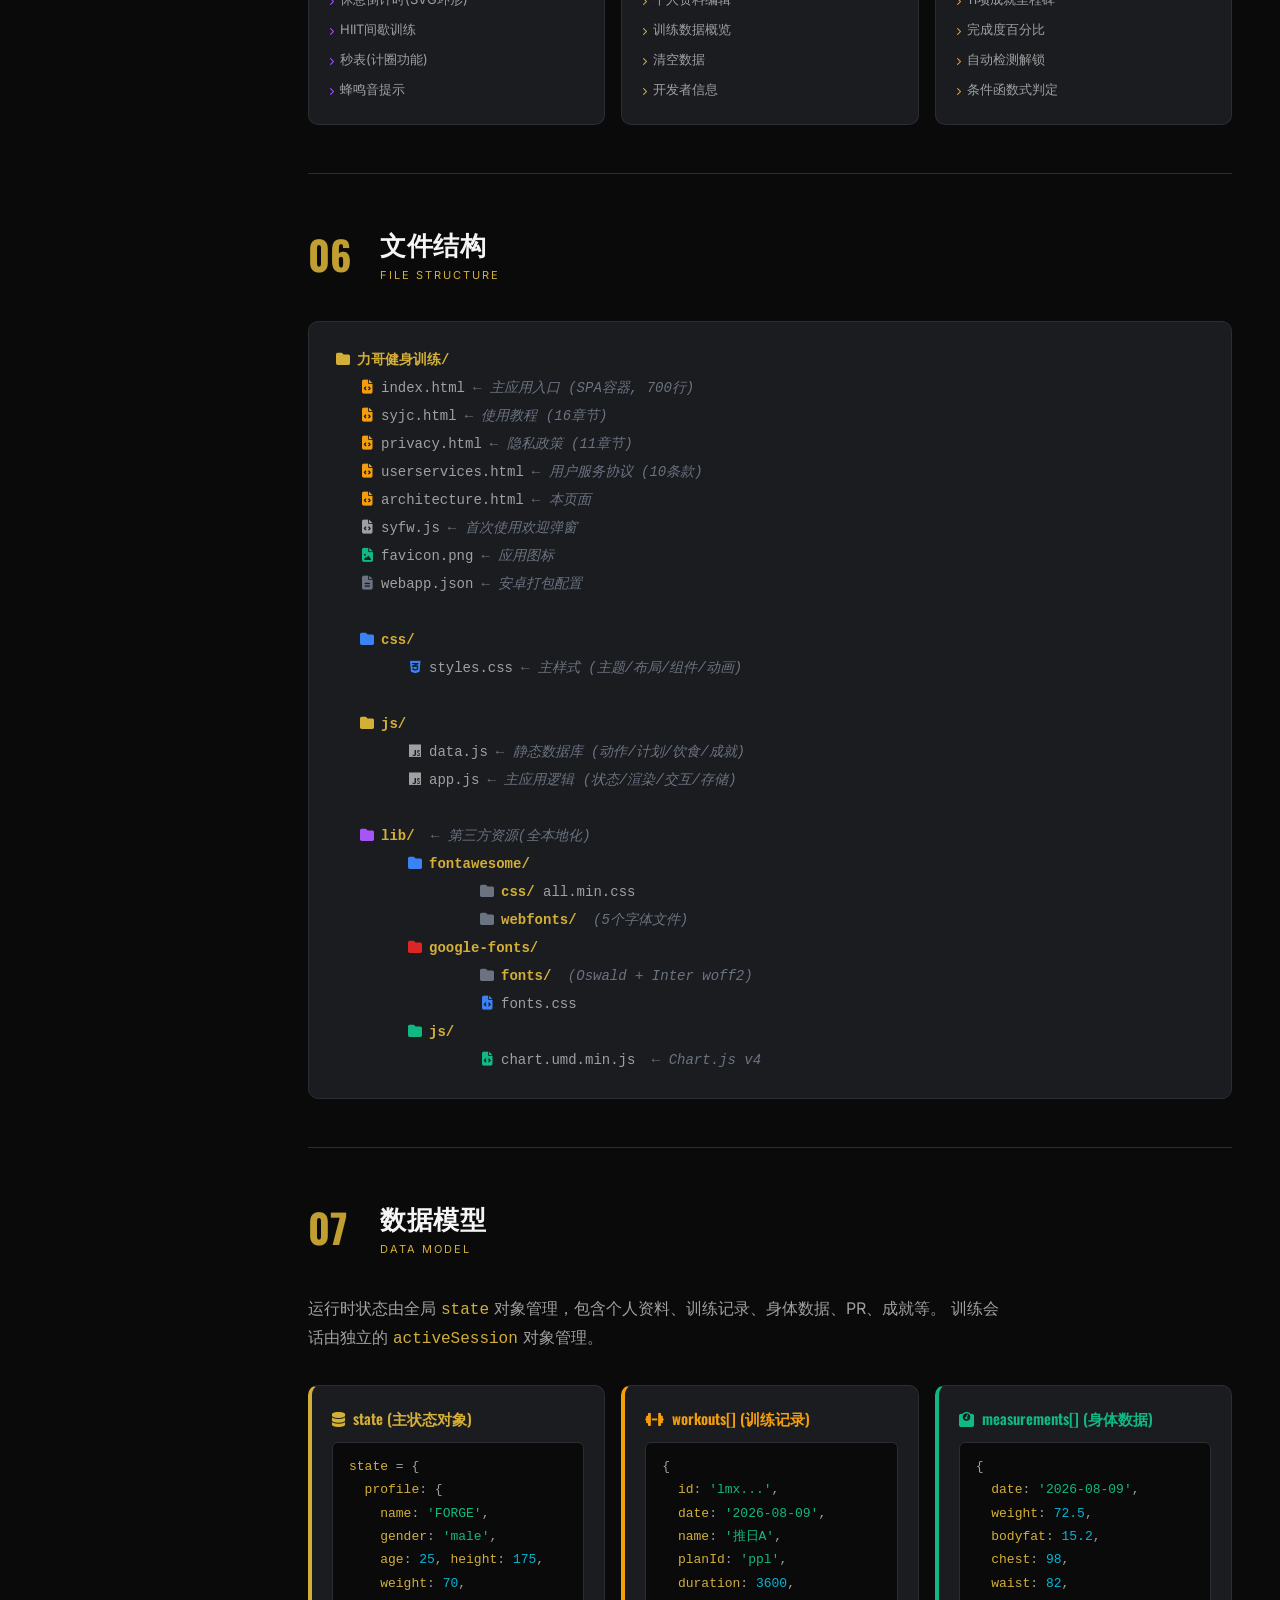
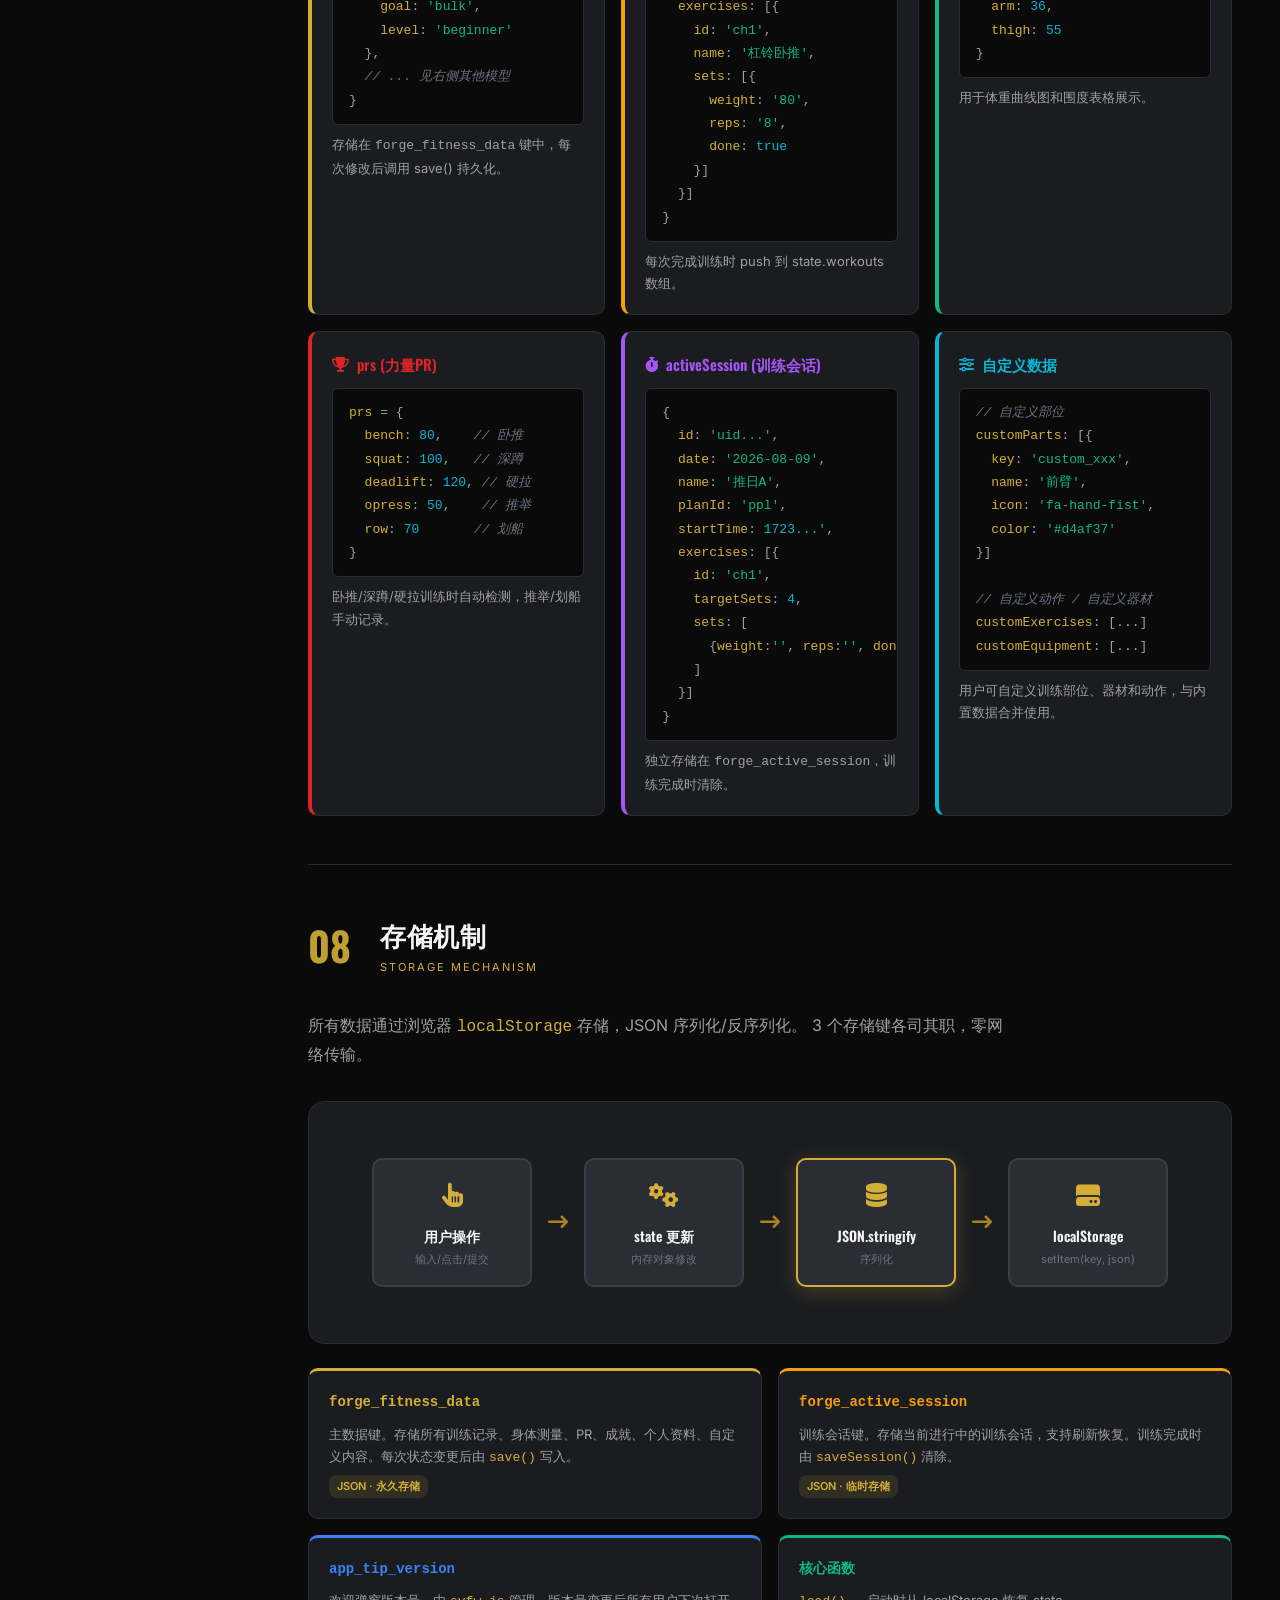
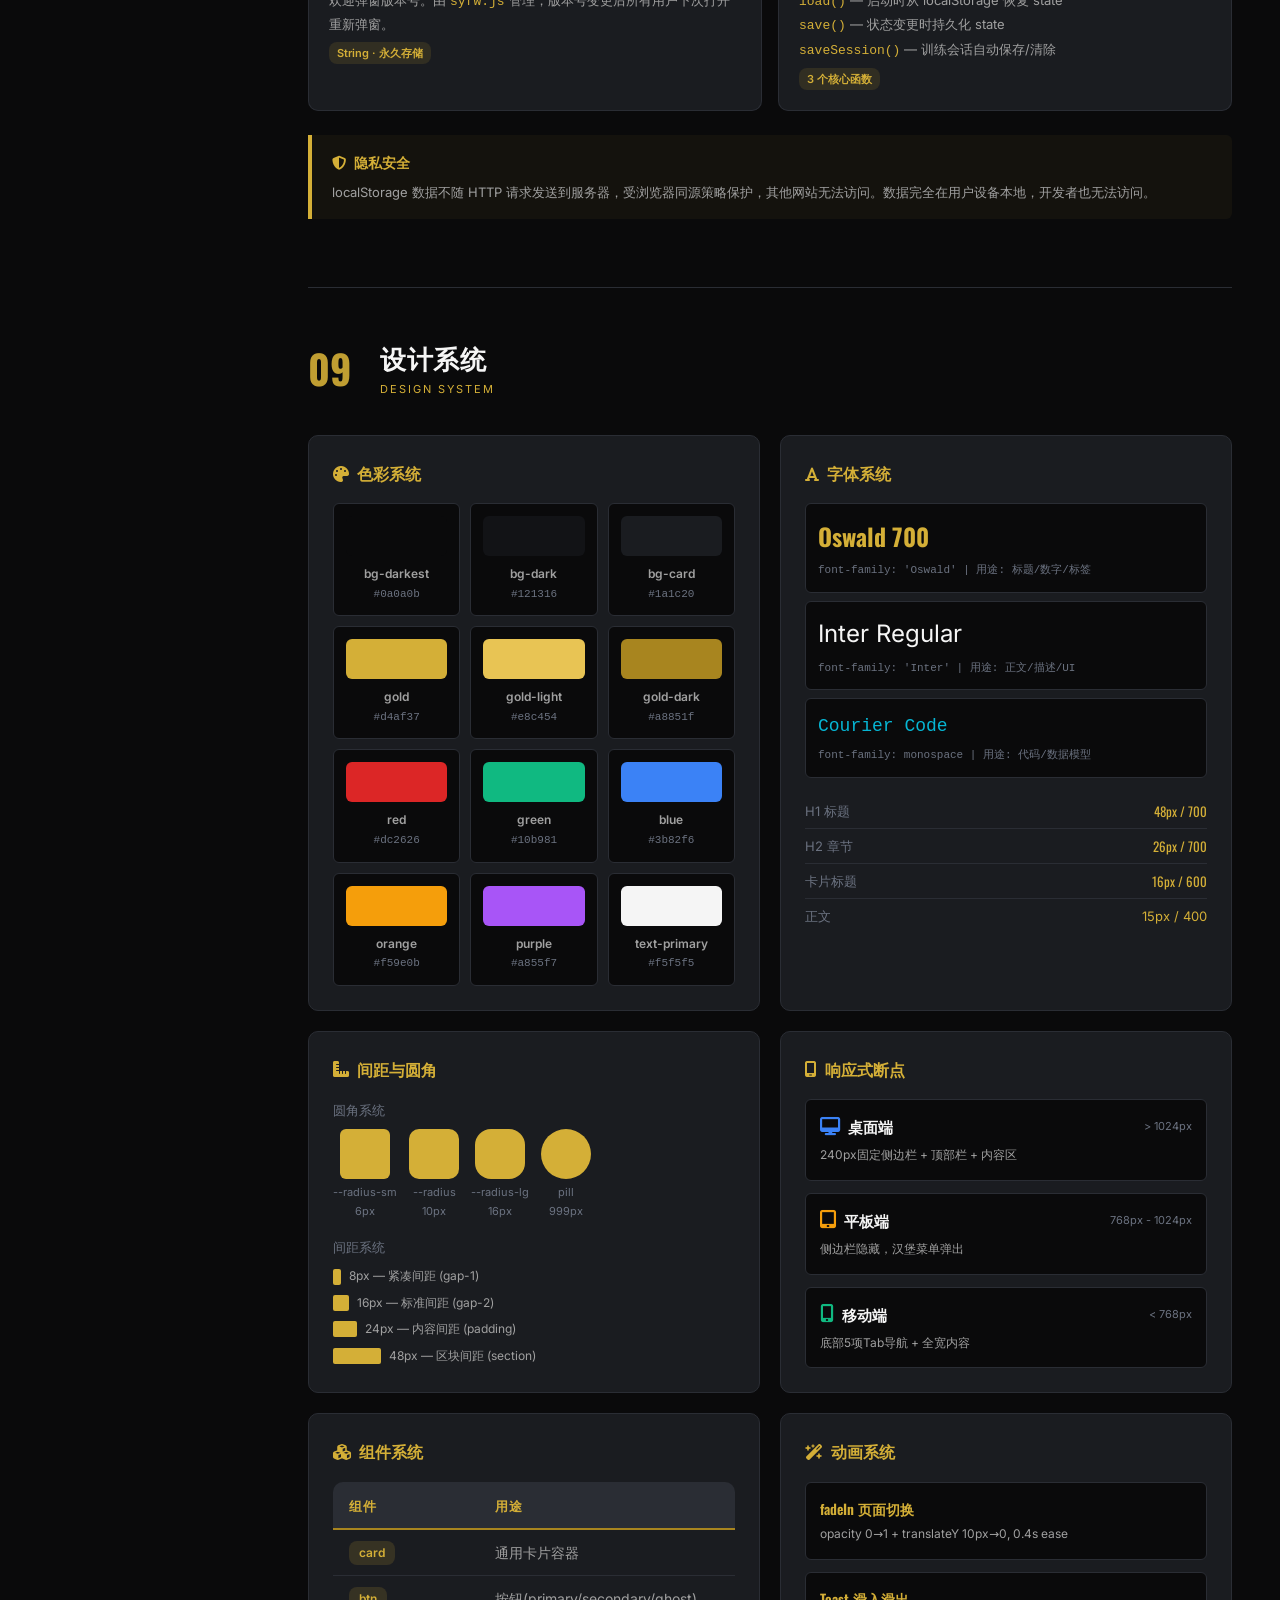
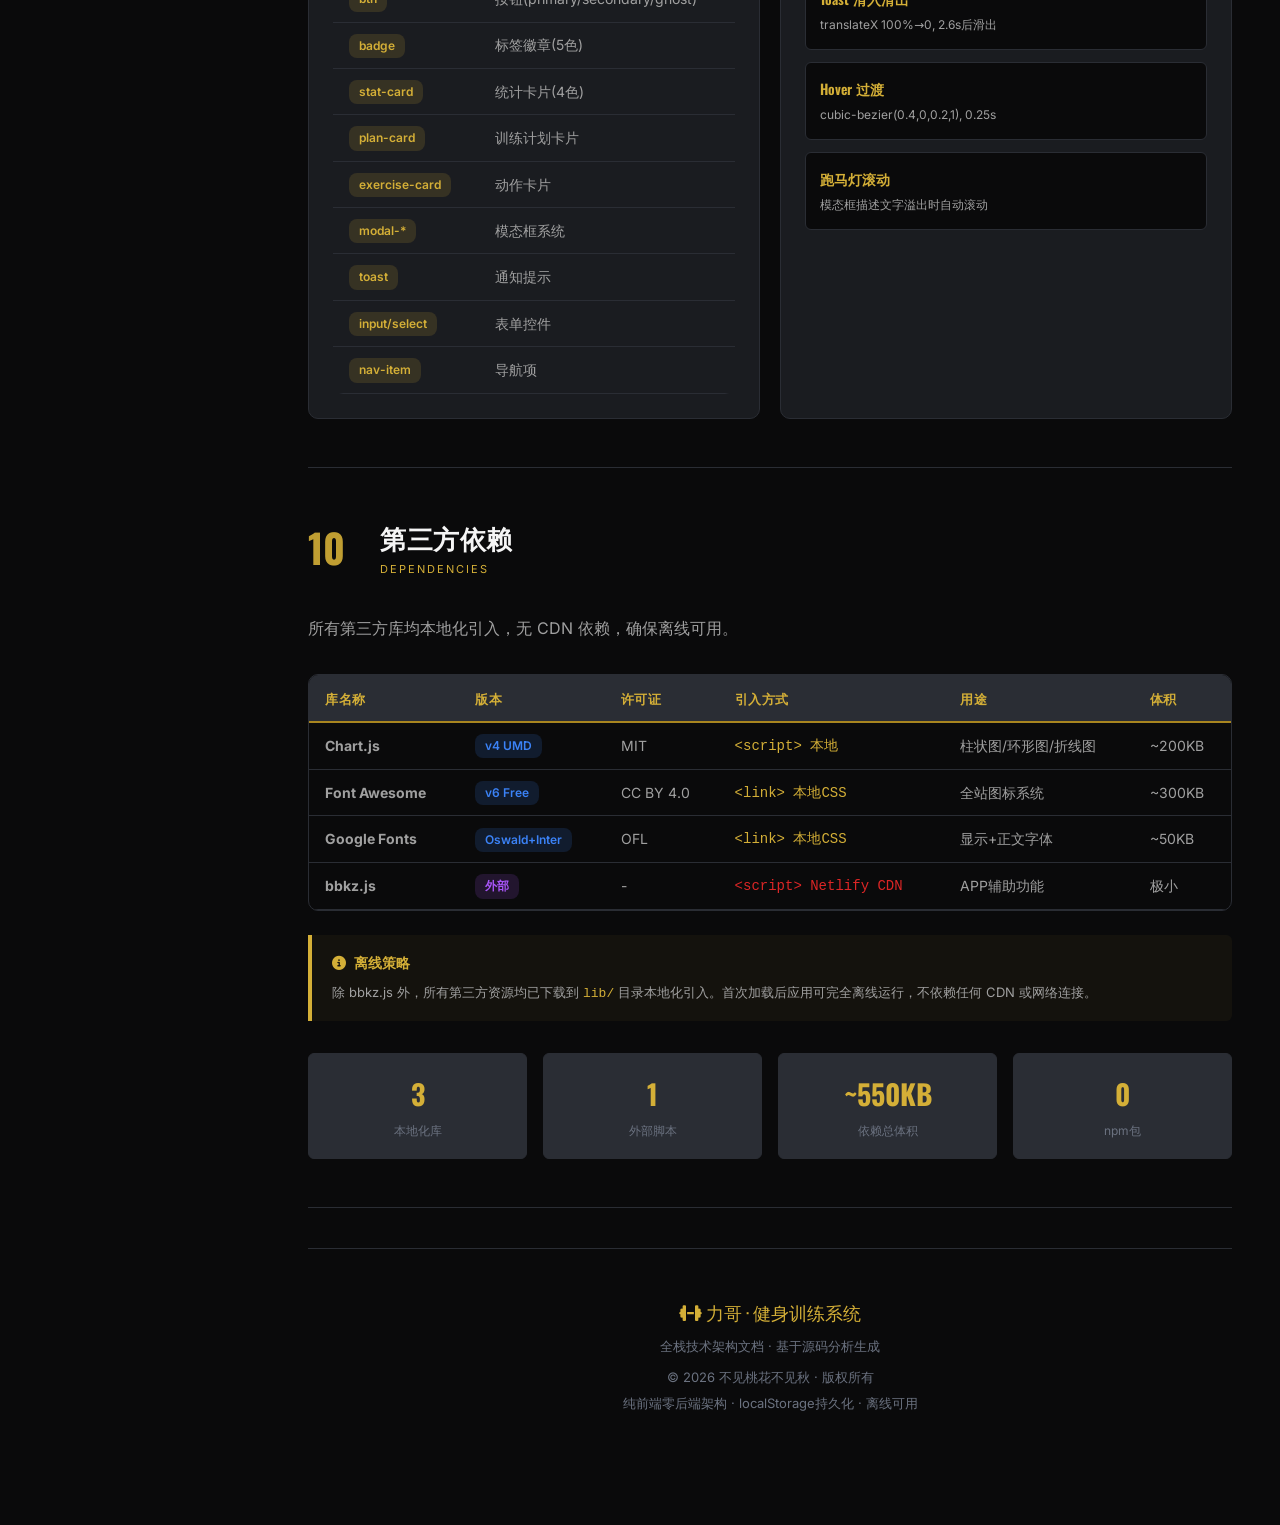
<file: architecture.html>
<!DOCTYPE html>
<html lang="zh-CN">
<head>
<meta charset="UTF-8">
<meta name="viewport" content="width=device-width,initial-scale=1.0">
<title>全栈技术架构 · 力哥健身训练系统</title>
<link rel="icon" href="favicon.png">
<link rel="stylesheet" href="lib/fontawesome/css/all.min.css">
<link rel="stylesheet" href="lib/google-fonts/fonts.css">
<style>
:root{
  --bg-darkest:#0a0a0b;
  --bg-dark:#121316;
  --bg-card:#1a1c20;
  --bg-card-hover:#22252b;
  --bg-elevated:#2a2d34;
  --gold:#d4af37;
  --gold-light:#e8c454;
  --gold-dark:#a8851f;
  --red:#dc2626;
  --green:#10b981;
  --blue:#3b82f6;
  --orange:#f59e0b;
  --purple:#a855f7;
  --cyan:#06b6d4;
  --text-primary:#f5f5f5;
  --text-secondary:#a0a0a0;
  --text-muted:#6b7280;
  --border:#2a2d34;
  --border-light:#3a3d44;
  --shadow:0 4px 20px rgba(0,0,0,0.4);
  --shadow-gold:0 4px 20px rgba(212,175,55,0.25);
  --radius:10px;
  --radius-sm:6px;
  --radius-lg:16px;
  --transition:all 0.25s cubic-bezier(0.4,0,0.2,1);
}
*{margin:0;padding:0;box-sizing:border-box;}
html{scroll-behavior:smooth;}
body{
  font-family:'Inter','Segoe UI',system-ui,sans-serif;
  background:var(--bg-darkest);
  color:var(--text-primary);
  line-height:1.7;
  font-size:15px;
  -webkit-font-smoothing:antialiased;
  overflow-x:hidden;
}
::-webkit-scrollbar{width:8px;}
::-webkit-scrollbar-track{background:var(--bg-dark);}
::-webkit-scrollbar-thumb{background:var(--border-light);border-radius:4px;}
::-webkit-scrollbar-thumb:hover{background:var(--gold-dark);}

/* ===== 侧边导航 ===== */
.toc{
  position:fixed;top:0;left:0;bottom:0;
  width:260px;
  background:linear-gradient(180deg,var(--bg-dark) 0%,var(--bg-darkest) 100%);
  border-right:1px solid var(--border);
  overflow-y:auto;
  z-index:100;
  padding:28px 20px;
  transition:transform 0.3s ease;
}
.toc-brand{
  font-family:'Oswald',sans-serif;
  font-size:22px;font-weight:700;
  color:var(--gold);letter-spacing:1px;
  margin-bottom:4px;
  display:flex;align-items:center;gap:10px;
}
.toc-brand i{font-size:24px;}
.toc-brand-sub{
  font-size:10px;color:var(--text-muted);
  letter-spacing:2px;text-transform:uppercase;
  margin-bottom:24px;padding-bottom:16px;
  border-bottom:1px solid var(--border);
}
.toc-section-label{
  font-size:10px;font-weight:700;
  color:var(--text-muted);
  text-transform:uppercase;letter-spacing:1.5px;
  margin:18px 0 8px;padding-left:12px;
}
.toc-item{
  display:flex;align-items:center;gap:10px;
  padding:9px 12px;border-radius:var(--radius-sm);
  text-decoration:none;color:var(--text-secondary);
  font-size:13px;transition:var(--transition);
  border-left:3px solid transparent;
}
.toc-item:hover{background:var(--bg-card);color:var(--text-primary);}
.toc-item.active{
  background:rgba(212,175,55,0.08);
  border-left-color:var(--gold);
  color:var(--gold);font-weight:600;
}
.toc-num{
  font-family:'Oswald',sans-serif;
  font-size:14px;font-weight:700;
  color:var(--gold);min-width:20px;opacity:0.7;
}
.toc-item.active .toc-num{opacity:1;}

/* ===== 主内容 ===== */
.main-wrap{
  margin-left:260px;
  padding:0 48px 80px;
  max-width:1100px;
}

/* ===== Hero ===== */
.hero{
  text-align:center;
  padding:80px 0 60px;
  position:relative;
  border-bottom:1px solid var(--border);
  margin-bottom:60px;
}
.hero::before{
  content:'';position:absolute;
  top:0;right:-10%;
  width:600px;height:600px;
  background:radial-gradient(circle,rgba(212,175,55,0.06) 0%,transparent 70%);
  pointer-events:none;
}
.hero-badge{
  display:inline-flex;align-items:center;gap:8px;
  background:rgba(212,175,55,0.1);
  border:1px solid var(--gold);
  color:var(--gold);
  padding:6px 18px;border-radius:20px;
  font-size:13px;font-weight:600;
  letter-spacing:0.05em;
  margin-bottom:24px;
}
.hero h1{
  font-family:'Oswald',sans-serif;
  font-size:48px;font-weight:700;
  letter-spacing:1px;
  margin-bottom:12px;
}
.hero h1 .gold{color:var(--gold);}
.hero .subtitle{
  font-size:17px;color:var(--text-muted);
  max-width:600px;margin:0 auto;
}
.hero-meta{
  display:flex;gap:32px;
  justify-content:center;
  margin-top:40px;flex-wrap:wrap;
}
.hero-meta-item{
  display:flex;align-items:center;gap:8px;
  font-size:14px;color:var(--text-secondary);
}
.hero-meta-item strong{
  color:var(--gold);
  font-family:'Oswald',sans-serif;
  font-size:24px;
}
.hero-meta-item i{color:var(--gold-dark);}

/* ===== Section ===== */
section.arch-section{
  padding:48px 0;
  border-bottom:1px solid var(--border);
  scroll-margin-top:20px;
}
section.arch-section:last-child{border-bottom:none;}
.section-header{
  display:flex;align-items:center;gap:16px;
  margin-bottom:36px;
}
.section-num{
  font-family:'Oswald',sans-serif;
  font-size:40px;font-weight:700;
  color:var(--gold);line-height:1;opacity:0.9;
  min-width:56px;
}
.section-title-group h2{
  font-family:'Oswald',sans-serif;
  font-size:26px;font-weight:700;
  letter-spacing:0.5px;
}
.section-title-group .en{
  font-size:11px;color:var(--gold);
  text-transform:uppercase;
  letter-spacing:2px;
}

/* ===== 技术栈卡片 ===== */
.tech-grid{
  display:grid;
  grid-template-columns:repeat(auto-fill,minmax(200px,1fr));
  gap:16px;
}
.tech-card{
  background:var(--bg-card);
  border:1px solid var(--border);
  border-radius:var(--radius);
  padding:24px 20px;
  text-align:center;
  transition:var(--transition);
  position:relative;
  overflow:hidden;
}
.tech-card::before{
  content:'';position:absolute;
  top:0;left:0;right:0;height:3px;
  background:var(--tech-color,var(--gold));
  opacity:0.8;
}
.tech-card:hover{
  border-color:var(--border-light);
  transform:translateY(-2px);
  box-shadow:var(--shadow);
}
.tech-icon{
  width:52px;height:52px;
  margin:0 auto 16px;
  border-radius:var(--radius-sm);
  display:flex;align-items:center;justify-content:center;
  font-size:26px;
  background:var(--tech-color,var(--gold));
  color:var(--bg-darkest);
  box-shadow:0 4px 12px var(--tech-color-shadow,rgba(212,175,55,0.3));
}
.tech-name{
  font-family:'Oswald',sans-serif;
  font-size:17px;font-weight:600;
  margin-bottom:4px;
}
.tech-version{
  font-size:12px;color:var(--text-muted);
  font-family:'Oswald',sans-serif;
  margin-bottom:10px;
}
.tech-desc{
  font-size:13px;color:var(--text-secondary);
  line-height:1.6;
}
.tech-tag{
  display:inline-block;
  margin-top:10px;
  padding:2px 10px;border-radius:10px;
  font-size:11px;font-weight:600;
  background:rgba(212,175,55,0.12);
  color:var(--gold);
}

/* ===== 架构图容器 ===== */
.diagram-card{
  background:var(--bg-card);
  border:1px solid var(--border);
  border-radius:var(--radius-lg);
  padding:32px;
  margin-bottom:24px;
  overflow-x:auto;
}
.diagram-card svg{width:100%;height:auto;}

/* ===== 分层架构 ===== */
.layer-stack{
  display:flex;flex-direction:column;
  gap:12px;
}
.layer{
  background:var(--bg-elevated);
  border:1px solid var(--border-light);
  border-radius:var(--radius);
  padding:20px 24px;
  display:flex;align-items:center;
  gap:20px;
  transition:var(--transition);
  position:relative;
}
.layer:hover{border-color:var(--gold-dark);}
.layer-tag{
  position:absolute;top:-1px;left:24px;
  background:var(--layer-color,var(--gold));
  color:var(--bg-darkest);
  font-family:'Oswald',sans-serif;
  font-size:10px;font-weight:700;
  padding:2px 12px;border-radius:0 0 6px 6px;
  letter-spacing:1px;
}
.layer-icon{
  width:48px;height:48px;
  border-radius:var(--radius-sm);
  background:var(--layer-color,var(--gold));
  color:var(--bg-darkest);
  display:flex;align-items:center;justify-content:center;
  font-size:22px;flex-shrink:0;
  margin-top:8px;
}
.layer-body{flex:1;}
.layer-title{
  font-family:'Oswald',sans-serif;
  font-size:18px;font-weight:600;
  margin-bottom:4px;
}
.layer-desc{font-size:13px;color:var(--text-secondary);}
.layer-items{
  display:flex;flex-wrap:wrap;gap:6px;
  margin-top:8px;
}
.layer-item{
  background:rgba(255,255,255,0.05);
  border:1px solid var(--border);
  padding:3px 10px;border-radius:12px;
  font-size:12px;color:var(--text-secondary);
}
.layer-arrow{
  text-align:center;
  color:var(--text-muted);
  font-size:20px;
  padding:4px 0;
}

/* ===== 功能模块矩阵 ===== */
.module-grid{
  display:grid;
  grid-template-columns:repeat(auto-fill,minmax(240px,1fr));
  gap:16px;
}
.module-card{
  background:var(--bg-card);
  border:1px solid var(--border);
  border-radius:var(--radius);
  padding:20px;
  transition:var(--transition);
  border-top:3px solid var(--module-color,var(--gold));
}
.module-card:hover{
  border-color:var(--border-light);
  transform:translateY(-2px);
  box-shadow:var(--shadow);
}
.module-card-head{
  display:flex;align-items:center;gap:12px;
  margin-bottom:12px;
}
.module-card-icon{
  width:40px;height:40px;
  border-radius:var(--radius-sm);
  background:var(--module-color,var(--gold));
  color:var(--bg-darkest);
  display:flex;align-items:center;justify-content:center;
  font-size:18px;flex-shrink:0;
}
.module-card-title{
  font-family:'Oswald',sans-serif;
  font-size:16px;font-weight:600;
}
.module-card-group{
  font-size:11px;color:var(--text-muted);
  text-transform:uppercase;letter-spacing:1px;
}
.module-card-funcs{
  list-style:none;padding:0;
}
.module-card-funcs li{
  font-size:13px;color:var(--text-secondary);
  padding:4px 0;
  display:flex;align-items:flex-start;gap:6px;
}
.module-card-funcs li::before{
  content:'\f054';font-family:'Font Awesome 6 Free';
  font-weight:900;font-size:8px;
  color:var(--module-color,var(--gold));
  margin-top:7px;flex-shrink:0;
}

/* ===== 文件树 ===== */
.file-tree{
  background:var(--bg-card);
  border:1px solid var(--border);
  border-radius:var(--radius);
  padding:24px;
  font-family:'Courier New',monospace;
  font-size:14px;
  line-height:2;
  overflow-x:auto;
}
.tree-node{color:var(--text-secondary);}
.tree-dir{color:var(--gold);font-weight:600;}
.tree-file{color:var(--text-secondary);}
.tree-comment{color:var(--text-muted);font-style:italic;margin-left:8px;}
.tree-icon{display:inline-block;width:20px;text-align:center;margin-right:4px;}
.tree-indent{padding-left:24px;}
.tree-indent-2{padding-left:48px;}
.tree-indent-3{padding-left:72px;}

/* ===== 数据模型 ===== */
.data-model-grid{
  display:grid;
  grid-template-columns:repeat(auto-fill,minmax(280px,1fr));
  gap:16px;
}
.data-model-card{
  background:var(--bg-card);
  border:1px solid var(--border);
  border-left:4px solid var(--model-color,var(--gold));
  border-radius:var(--radius);
  padding:20px;
}
.data-model-card h4{
  font-family:'Oswald',sans-serif;
  font-size:15px;font-weight:600;
  color:var(--model-color,var(--gold));
  margin-bottom:10px;
  display:flex;align-items:center;gap:8px;
}
.data-model-card pre{
  background:var(--bg-darkest);
  border:1px solid var(--border);
  border-radius:var(--radius-sm);
  padding:12px 16px;
  font-family:'Courier New',monospace;
  font-size:13px;
  color:var(--text-secondary);
  overflow-x:auto;
  line-height:1.8;
}
.data-model-card pre .key{color:var(--gold);}
.data-model-card pre .type{color:var(--cyan);}
.data-model-card pre .str{color:var(--green);}
.data-model-card pre .comment{color:var(--text-muted);font-style:italic;}
.data-model-card p{font-size:13px;color:var(--text-secondary);margin-top:8px;}

/* ===== 设计系统 ===== */
.design-grid{
  display:grid;
  grid-template-columns:repeat(auto-fill,minmax(300px,1fr));
  gap:20px;
}
.design-card{
  background:var(--bg-card);
  border:1px solid var(--border);
  border-radius:var(--radius);
  padding:24px;
}
.design-card h4{
  font-family:'Oswald',sans-serif;
  font-size:16px;font-weight:600;
  color:var(--gold);margin-bottom:16px;
  display:flex;align-items:center;gap:8px;
}
.color-swatch-grid{
  display:grid;
  grid-template-columns:repeat(auto-fill,minmax(120px,1fr));
  gap:10px;
}
.color-swatch{
  background:var(--bg-darkest);
  border:1px solid var(--border);
  border-radius:var(--radius-sm);
  padding:12px;
  text-align:center;
}
.swatch-color{
  width:100%;height:40px;
  border-radius:var(--radius-sm);
  margin-bottom:8px;
}
.swatch-name{font-size:12px;color:var(--text-secondary);font-weight:600;}
.swatch-value{font-size:11px;color:var(--text-muted);font-family:'Courier New',monospace;}

.font-demo{
  padding:12px;
  background:var(--bg-darkest);
  border:1px solid var(--border);
  border-radius:var(--radius-sm);
  margin-bottom:8px;
}
.font-demo .sample{
  font-size:24px;margin-bottom:4px;
}
.font-demo .info{
  font-size:11px;color:var(--text-muted);
  font-family:'Courier New',monospace;
}

.metric-row{
  display:flex;gap:16px;flex-wrap:wrap;
  margin-top:16px;
}
.metric-item{
  flex:1;min-width:100px;
  background:var(--bg-elevated);
  border:1px solid var(--border);
  border-radius:var(--radius-sm);
  padding:16px;text-align:center;
}
.metric-num{
  font-family:'Oswald',sans-serif;
  font-size:28px;font-weight:700;
  color:var(--gold);
}
.metric-label{
  font-size:12px;color:var(--text-muted);
  margin-top:4px;
}

/* ===== 存储机制 ===== */
.storage-flow{
  display:flex;align-items:center;
  gap:16px;flex-wrap:wrap;
  justify-content:center;
  padding:24px;
}
.storage-box{
  background:var(--bg-elevated);
  border:2px solid var(--border-light);
  border-radius:var(--radius);
  padding:16px 24px;
  text-align:center;
  min-width:160px;
  transition:var(--transition);
}
.storage-box:hover{border-color:var(--gold);}
.storage-box.highlight{
  border-color:var(--gold);
  box-shadow:var(--shadow-gold);
}
.storage-box .sb-icon{
  font-size:24px;margin-bottom:8px;
  color:var(--gold);
}
.storage-box .sb-title{
  font-family:'Oswald',sans-serif;
  font-size:14px;font-weight:600;
}
.storage-box .sb-sub{
  font-size:11px;color:var(--text-muted);
  margin-top:2px;
}
.storage-arrow{
  color:var(--gold-dark);font-size:20px;
}
.storage-keys{
  display:grid;
  grid-template-columns:1fr 1fr;
  gap:16px;
  margin-top:24px;
}
.storage-key-card{
  background:var(--bg-card);
  border:1px solid var(--border);
  border-radius:var(--radius);
  padding:20px;
  border-top:3px solid var(--key-color,var(--gold));
}
.storage-key-card h5{
  font-family:'Courier New',monospace;
  font-size:14px;font-weight:600;
  color:var(--key-color,var(--gold));
  margin-bottom:8px;
}
.storage-key-card p{font-size:13px;color:var(--text-secondary);}
.storage-key-card .key-type{
  display:inline-block;
  padding:2px 8px;border-radius:8px;
  font-size:11px;font-weight:600;
  background:rgba(212,175,55,0.12);
  color:var(--gold);
  margin-top:6px;
}

/* ===== Callout ===== */
.callout{
  background:rgba(212,175,55,0.05);
  border-left:4px solid var(--gold);
  border-radius:0 var(--radius-sm) var(--radius-sm) 0;
  padding:16px 20px;
  margin:20px 0;
}
.callout-title{
  color:var(--gold);font-weight:600;
  font-size:14px;margin-bottom:6px;
  display:flex;align-items:center;gap:8px;
}
.callout p{font-size:13px;color:var(--text-secondary);margin:0;}

/* ===== 表格 ===== */
.table-wrap{
  overflow-x:auto;
  border-radius:var(--radius);
  border:1px solid var(--border);
}
table{
  width:100%;border-collapse:collapse;
  font-size:14px;
}
thead{background:var(--bg-elevated);}
th{
  padding:12px 16px;text-align:left;
  font-family:'Oswald',sans-serif;
  font-weight:600;color:var(--gold);
  font-size:13px;letter-spacing:0.5px;
  border-bottom:2px solid var(--gold-dark);
}
td{
  padding:10px 16px;
  border-bottom:1px solid var(--border);
  color:var(--text-secondary);
}
tbody tr:hover{background:rgba(212,175,55,0.03);}
.badge{
  display:inline-block;padding:2px 10px;
  border-radius:8px;font-size:12px;font-weight:600;
}
.badge-gold{background:rgba(212,175,55,0.15);color:var(--gold);}
.badge-green{background:rgba(16,185,129,0.15);color:var(--green);}
.badge-blue{background:rgba(59,130,246,0.15);color:var(--blue);}
.badge-red{background:rgba(220,38,38,0.15);color:var(--red);}
.badge-purple{background:rgba(168,85,247,0.15);color:var(--purple);}
.badge-cyan{background:rgba(6,182,212,0.15);color:var(--cyan);}

/* ===== 页脚 ===== */
.footer{
  text-align:center;
  padding:48px 24px;
  border-top:1px solid var(--border);
  margin-top:40px;
}
.footer-brand{
  font-family:'Oswald',sans-serif;
  font-size:18px;color:var(--gold);
  margin-bottom:8px;
}
.footer p{font-size:13px;color:var(--text-muted);}

/* ===== 移动端 ===== */
.toc-toggle{
  display:none;position:fixed;
  top:16px;left:16px;z-index:200;
  width:44px;height:44px;
  background:var(--bg-card);
  border:1px solid var(--gold);
  border-radius:var(--radius-sm);
  color:var(--gold);font-size:18px;
  cursor:pointer;
  align-items:center;justify-content:center;
}
.toc-overlay{
  display:none;position:fixed;inset:0;
  background:rgba(0,0,0,0.6);z-index:99;
}
.toc-overlay.show{display:block;}
@media(max-width:1024px){
  .toc{transform:translateX(-100%);box-shadow:4px 0 30px rgba(0,0,0,0.5);}
  .toc.open{transform:translateX(0);}
  .main-wrap{margin-left:0;padding:0 24px 60px;}
  .toc-toggle{display:flex;}
  .hero h1{font-size:36px;}
  .section-num{font-size:32px;}
  .storage-keys{grid-template-columns:1fr;}
}
@media(max-width:768px){
  .hero h1{font-size:28px;}
  .hero-meta{gap:20px;}
  .section-header{flex-direction:column;align-items:flex-start;gap:8px;}
  .layer{flex-direction:column;align-items:flex-start;text-align:left;}
  .storage-flow{flex-direction:column;}
  .storage-arrow{transform:rotate(90deg);}
}
</style>
</head>
<body>

<!-- 侧边导航 -->
<button class="toc-toggle" id="tocToggle"><i class="fa-solid fa-bars"></i></button>
<div class="toc-overlay" id="tocOverlay"></div>
<nav class="toc" id="toc">
  <div class="toc-brand"><i class="fa-solid fa-dumbbell"></i> 力哥 · 架构</div>
  <div class="toc-brand-sub">TECHNICAL ARCHITECTURE</div>
  <div class="toc-section-label">总览</div>
  <a href="#s01" class="toc-item"><span class="toc-num">01</span> 系统总览</a>
  <a href="#s02" class="toc-item"><span class="toc-num">02</span> 技术栈</a>
  <div class="toc-section-label">架构</div>
  <a href="#s03" class="toc-item"><span class="toc-num">03</span> 分层架构</a>
  <a href="#s04" class="toc-item"><span class="toc-num">04</span> 数据流</a>
  <a href="#s05" class="toc-item"><span class="toc-num">05</span> 功能模块矩阵</a>
  <div class="toc-section-label">实现</div>
  <a href="#s06" class="toc-item"><span class="toc-num">06</span> 文件结构</a>
  <a href="#s07" class="toc-item"><span class="toc-num">07</span> 数据模型</a>
  <a href="#s08" class="toc-item"><span class="toc-num">08</span> 存储机制</a>
  <div class="toc-section-label">设计</div>
  <a href="#s09" class="toc-item"><span class="toc-num">09</span> 设计系统</a>
  <a href="#s10" class="toc-item"><span class="toc-num">10</span> 第三方依赖</a>
</nav>

<!-- 主内容 -->
<div class="main-wrap">

<!-- ===== Hero ===== -->
<header class="hero">
  <div class="hero-badge"><i class="fa-solid fa-sitemap"></i> 全栈技术架构文档</div>
  <h1>力哥健身训练系统<br><span class="gold">Technical Architecture</span></h1>
  <p class="subtitle">纯前端零后端架构 · localStorage 持久化 · 单页应用 · 响应式设计</p>
  <div class="hero-meta">
    <div class="hero-meta-item"><i class="fa-solid fa-layer-group"></i><strong>4</strong> 架构分层</div>
    <div class="hero-meta-item"><i class="fa-solid fa-cube"></i><strong>12</strong> 功能模块</div>
    <div class="hero-meta-item"><i class="fa-solid fa-database"></i><strong>2</strong> 存储键</div>
    <div class="hero-meta-item"><i class="fa-solid fa-code-branch"></i><strong>7</strong> 技术栈</div>
    <div class="hero-meta-item"><i class="fa-solid fa-file-code"></i><strong>9</strong> 源文件</div>
  </div>
</header>

<!-- ===== 01 系统总览 ===== -->
<section class="arch-section" id="s01">
  <div class="section-header">
    <div class="section-num">01</div>
    <div class="section-title-group">
      <h2>系统总览</h2>
      <div class="en">SYSTEM OVERVIEW</div>
    </div>
  </div>
  <p style="font-size:16px;color:var(--text-secondary);max-width:700px;margin-bottom:32px;">
    力哥健身训练系统是一款纯前端单页应用（SPA），采用原生 HTML/CSS/JavaScript 构建，
    无需任何后端服务器，所有数据通过浏览器 <code style="color:var(--gold);">localStorage</code> 本地存储。
    系统覆盖训练管理全流程，包含 12 个功能模块、56+ 训练动作、6 套训练计划。
  </p>
  <div class="metric-row">
    <div class="metric-item"><div class="metric-num">0</div><div class="metric-label">后端依赖</div></div>
    <div class="metric-item"><div class="metric-num">100%</div><div class="metric-label">离线可用</div></div>
    <div class="metric-item"><div class="metric-num">SPA</div><div class="metric-label">单页架构</div></div>
    <div class="metric-item"><div class="metric-num">2</div><div class="metric-label">存储键值</div></div>
    <div class="metric-item"><div class="metric-num">~200KB</div><div class="metric-label">核心体积</div></div>
  </div>
  <div class="callout" style="margin-top:32px;">
    <div class="callout-title"><i class="fa-solid fa-lightbulb"></i> 核心设计理念</div>
    <p>零后端、零数据库、零云服务 —— 所有业务逻辑和数据持久化完全在用户浏览器中完成，隐私数据不出设备。</p>
  </div>
</section>

<!-- ===== 02 技术栈 ===== -->
<section class="arch-section" id="s02">
  <div class="section-header">
    <div class="section-num">02</div>
    <div class="section-title-group">
      <h2>技术栈</h2>
      <div class="en">TECHNOLOGY STACK</div>
    </div>
  </div>
  <div class="tech-grid">
    <div class="tech-card" style="--tech-color:#e34f26;--tech-color-shadow:rgba(227,79,38,0.3);">
      <div class="tech-icon"><i class="fa-brands fa-html5"></i></div>
      <div class="tech-name">HTML5</div>
      <div class="tech-version">v5 / Semantic</div>
      <p class="tech-desc">单页应用结构，语义化标签，内联SVG人体图</p>
      <span class="tech-tag">结构层</span>
    </div>
    <div class="tech-card" style="--tech-color:#1572b6;--tech-color-shadow:rgba(21,114,182,0.3);">
      <div class="tech-icon"><i class="fa-brands fa-css3-alt"></i></div>
      <div class="tech-name">CSS3</div>
      <div class="tech-version">Custom Properties</div>
      <p class="tech-desc">CSS变量主题系统，Flex/Grid响应式布局，动画过渡</p>
      <span class="tech-tag">表现层</span>
    </div>
    <div class="tech-card" style="--tech-color:#f7df1e;--tech-color-shadow:rgba(247,223,30,0.3);">
      <div class="tech-icon"><i class="fa-brands fa-js"></i></div>
      <div class="tech-name">JavaScript</div>
      <div class="tech-version">ES6+ / Vanilla</div>
      <p class="tech-desc">原生JS无框架，模块化函数，DOM操作驱动渲染</p>
      <span class="tech-tag">逻辑层</span>
    </div>
    <div class="tech-card" style="--tech-color:#ff6384;--tech-color-shadow:rgba(255,99,132,0.3);">
      <div class="tech-icon"><i class="fa-solid fa-chart-line"></i></div>
      <div class="tech-name">Chart.js</div>
      <div class="tech-version">v4 UMD</div>
      <p class="tech-desc">柱状图/环形图/折线图，本地化引入</p>
      <span class="tech-tag">可视化</span>
    </div>
    <div class="tech-card" style="--tech-color:#528dd7;--tech-color-shadow:rgba(82,141,215,0.3);">
      <div class="tech-icon"><i class="fa-brands fa-font-awesome"></i></div>
      <div class="tech-name">Font Awesome</div>
      <div class="tech-version">v6 Free</div>
      <p class="tech-desc">全站图标系统，本地化字体文件</p>
      <span class="tech-tag">图标</span>
    </div>
    <div class="tech-card" style="--tech-color:#ea4335;--tech-color-shadow:rgba(234,67,53,0.3);">
      <div class="tech-icon"><i class="fa-brands fa-google"></i></div>
      <div class="tech-name">Google Fonts</div>
      <div class="tech-version">Oswald + Inter</div>
      <p class="tech-desc">显示字体Oswald + 正文字体Inter，本地化woff2</p>
      <span class="tech-tag">字体</span>
    </div>
    <div class="tech-card" style="--tech-color:#10b981;--tech-color-shadow:rgba(16,185,129,0.3);">
      <div class="tech-icon"><i class="fa-solid fa-database"></i></div>
      <div class="tech-name">localStorage</div>
      <div class="tech-version">Web Storage API</div>
      <p class="tech-desc">JSON序列化持久化，2个核心键，离线存储</p>
      <span class="tech-tag">存储层</span>
    </div>
  </div>
</section>

<!-- ===== 03 分层架构 ===== -->
<section class="arch-section" id="s03">
  <div class="section-header">
    <div class="section-num">03</div>
    <div class="section-title-group">
      <h2>分层架构</h2>
      <div class="en">LAYERED ARCHITECTURE</div>
    </div>
  </div>
  <p style="font-size:16px;color:var(--text-secondary);max-width:700px;margin-bottom:32px;">
    系统采用经典的四层架构，从上到下依次为：表现层 → 逻辑层 → 数据层 → 存储层。
    每层职责单一，通过函数调用衔接。
  </p>

  <div class="layer-stack">
    <!-- 表现层 -->
    <div class="layer" style="--layer-color:var(--blue);">
      <div class="layer-tag">LAYER 1</div>
      <div class="layer-icon"><i class="fa-solid fa-window-maximize"></i></div>
      <div class="layer-body">
        <div class="layer-title" style="color:var(--blue);">表现层 · Presentation Layer</div>
        <div class="layer-desc">HTML结构 + CSS样式 + SVG图形，负责界面渲染与用户交互</div>
        <div class="layer-items">
          <span class="layer-item">index.html (SPA容器)</span>
          <span class="layer-item">styles.css (主题+布局+组件)</span>
          <span class="layer-item">SVG人体图</span>
          <span class="layer-item">模态框系统</span>
          <span class="layer-item">Toast通知</span>
          <span class="layer-item">响应式断点</span>
        </div>
      </div>
    </div>
    <div class="layer-arrow"><i class="fa-solid fa-arrow-down-long"></i></div>

    <!-- 逻辑层 -->
    <div class="layer" style="--layer-color:var(--gold);">
      <div class="layer-tag">LAYER 2</div>
      <div class="layer-icon"><i class="fa-solid fa-gears"></i></div>
      <div class="layer-body">
        <div class="layer-title" style="color:var(--gold);">逻辑层 · Logic Layer</div>
        <div class="layer-desc">app.js 核心应用逻辑，函数式编程，DOM操作驱动渲染</div>
        <div class="layer-items">
          <span class="layer-item">navigate() 路由切换</span>
          <span class="layer-item">render*() 12个渲染函数</span>
          <span class="layer-item">finishSession() 训练完成处理</span>
          <span class="layer-item">calc*() 计算器引擎</span>
          <span class="layer-item">checkAchievements() 成就检测</span>
          <span class="layer-item">toast() 通知系统</span>
          <span class="layer-item">openModal/closeModal 模态框</span>
        </div>
      </div>
    </div>
    <div class="layer-arrow"><i class="fa-solid fa-arrow-down-long"></i></div>

    <!-- 数据层 -->
    <div class="layer" style="--layer-color:var(--purple);">
      <div class="layer-tag">LAYER 3</div>
      <div class="layer-icon"><i class="fa-solid fa-database"></i></div>
      <div class="layer-body">
        <div class="layer-title" style="color:var(--purple);">数据层 · Data Layer</div>
        <div class="layer-desc">data.js 静态数据库 + state 运行时状态对象</div>
        <div class="layer-items">
          <span class="layer-item">EXERCISE_DB (56+动作)</span>
          <span class="layer-item">TRAINING_PLANS (6套计划)</span>
          <span class="layer-item">MEAL_PLANS (3套饮食)</span>
          <span class="layer-item">ACHIEVEMENTS (11项成就)</span>
          <span class="layer-item">state对象 (运行时状态)</span>
          <span class="layer-item">activeSession (训练会话)</span>
        </div>
      </div>
    </div>
    <div class="layer-arrow"><i class="fa-solid fa-arrow-down-long"></i></div>

    <!-- 存储层 -->
    <div class="layer" style="--layer-color:var(--green);">
      <div class="layer-tag">LAYER 4</div>
      <div class="layer-icon"><i class="fa-solid fa-hard-drive"></i></div>
      <div class="layer-body">
        <div class="layer-title" style="color:var(--green);">存储层 · Storage Layer</div>
        <div class="layer-desc">浏览器 localStorage 持久化，JSON序列化，零网络传输</div>
        <div class="layer-items">
          <span class="layer-item">forge_fitness_data (主数据)</span>
          <span class="layer-item">forge_active_session (训练会话)</span>
          <span class="layer-item">app_tip_version (欢迎弹窗版本)</span>
          <span class="layer-item">JSON.parse / JSON.stringify</span>
        </div>
      </div>
    </div>
  </div>
</section>

<!-- ===== 04 数据流 ===== -->
<section class="arch-section" id="s04">
  <div class="section-header">
    <div class="section-num">04</div>
    <div class="section-title-group">
      <h2>数据流</h2>
      <div class="en">DATA FLOW</div>
    </div>
  </div>
  <p style="font-size:16px;color:var(--text-secondary);max-width:700px;margin-bottom:32px;">
    系统采用单向数据流：用户交互 → 更新 state → 保存 localStorage → 重新渲染 DOM。
    训练会话独立存储，支持刷新不丢失。
  </p>

  <div class="diagram-card">
    <svg viewBox="0 0 760 340" xmlns="http://www.w3.org/2000/svg">
      <defs>
        <marker id="arrowhead" viewBox="0 0 8 8" refX="7" refY="4" markerWidth="8" markerHeight="8" markerUnits="userSpaceOnUse" orient="auto">
          <path d="M1 1 L7 4 L1 7 Z" fill="#a8851f"/>
        </marker>
        <marker id="arrowhead-green" viewBox="0 0 8 8" refX="7" refY="4" markerWidth="8" markerHeight="8" markerUnits="userSpaceOnUse" orient="auto">
          <path d="M1 1 L7 4 L1 7 Z" fill="#10b981"/>
        </marker>
      </defs>

      <!-- 用户输入 -->
      <rect x="280" y="20" width="200" height="56" rx="28" fill="#1a1c20" stroke="#3b82f6" stroke-width="2"/>
      <text x="380" y="46" text-anchor="middle" fill="#3b82f6" font-family="Oswald" font-size="15" font-weight="700">用户交互</text>
      <text x="380" y="64" text-anchor="middle" fill="#a0a0a0" font-size="11">点击/输入/提交</text>

      <!-- 箭头 -->
      <path d="M380 80 L380 108" fill="none" stroke="#a8851f" stroke-width="2" marker-end="url(#arrowhead)"/>

      <!-- 逻辑处理 -->
      <rect x="260" y="112" width="240" height="56" rx="10" fill="#1a1c20" stroke="#d4af37" stroke-width="2"/>
      <text x="380" y="138" text-anchor="middle" fill="#d4af37" font-family="Oswald" font-size="15" font-weight="700">逻辑处理 (app.js)</text>
      <text x="380" y="156" text-anchor="middle" fill="#a0a0a0" font-size="11">事件处理 → 更新state对象</text>

      <!-- 分支箭头 -->
      <path d="M380 172 L380 190" fill="none" stroke="#a8851f" stroke-width="2"/>
      <path d="M380 190 L200 190 L200 210" fill="none" stroke="#10b981" stroke-width="2" marker-end="url(#arrowhead-green)"/>
      <path d="M380 190 L560 190 L560 210" fill="none" stroke="#a8851f" stroke-width="2" marker-end="url(#arrowhead)"/>

      <!-- 持久化 -->
      <rect x="100" y="214" width="200" height="56" rx="10" fill="#1a1c20" stroke="#10b981" stroke-width="2"/>
      <text x="200" y="240" text-anchor="middle" fill="#10b981" font-family="Oswald" font-size="15" font-weight="700">save()</text>
      <text x="200" y="258" text-anchor="middle" fill="#a0a0a0" font-size="11">localStorage.setItem</text>

      <!-- 渲染 -->
      <rect x="460" y="214" width="200" height="56" rx="10" fill="#1a1c20" stroke="#d4af37" stroke-width="2"/>
      <text x="560" y="240" text-anchor="middle" fill="#d4af37" font-family="Oswald" font-size="15" font-weight="700">render*()</text>
      <text x="560" y="258" text-anchor="middle" fill="#a0a0a0" font-size="11">DOM更新 → 界面刷新</text>

      <!-- 回流箭头 -->
      <path d="M200 272 L200 300 L560 300 L560 272" fill="none" stroke="#6b7280" stroke-width="1.5" stroke-dasharray="4 4" marker-end="url(#arrowhead)"/>
      <text x="380" y="316" text-anchor="middle" fill="#6b7280" font-size="11">渲染完成后用户看到更新</text>

      <!-- 启动加载 -->
      <path d="M100 242 L60 242 L60 140 L260 140" fill="none" stroke="#6b7280" stroke-width="1.5" stroke-dasharray="4 4" marker-end="url(#arrowhead)"/>
      <text x="60" y="190" text-anchor="middle" fill="#6b7280" font-size="10" transform="rotate(-90 60 190)">load() 启动时恢复</text>
    </svg>
  </div>

  <div class="callout">
    <div class="callout-title"><i class="fa-solid fa-circle-info"></i> 训练会话独立存储</div>
    <p>训练过程中每次修改重量/次数都会自动调用 <code style="color:var(--gold);">saveSession()</code> 写入 <code style="color:var(--gold);">forge_active_session</code>，刷新页面后自动恢复，训练完成时清除该键。</p>
  </div>
</section>

<!-- ===== 05 功能模块矩阵 ===== -->
<section class="arch-section" id="s05">
  <div class="section-header">
    <div class="section-num">05</div>
    <div class="section-title-group">
      <h2>功能模块矩阵</h2>
      <div class="en">MODULE MATRIX</div>
    </div>
  </div>
  <div class="module-grid">
    <!-- 概览 -->
    <div class="module-card" style="--module-color:var(--gold);">
      <div class="module-card-head">
        <div class="module-card-icon"><i class="fa-solid fa-gauge-high"></i></div>
        <div><div class="module-card-title">仪表盘</div><div class="module-card-group">概览</div></div>
      </div>
      <ul class="module-card-funcs">
        <li>4张统计卡片</li>
        <li>周训练量柱状图</li>
        <li>部位分布环形图</li>
        <li>今日推荐训练</li>
        <li>最近5条训练记录</li>
      </ul>
    </div>
    <!-- 训练计划 -->
    <div class="module-card" style="--module-color:var(--red);">
      <div class="module-card-head">
        <div class="module-card-icon"><i class="fa-solid fa-clipboard-list"></i></div>
        <div><div class="module-card-title">训练计划</div><div class="module-card-group">训练</div></div>
      </div>
      <ul class="module-card-funcs">
        <li>6套预设计划展示</li>
        <li>详情模态框查看</li>
        <li>智能轮换训练日</li>
        <li>一键开始训练</li>
      </ul>
    </div>
    <!-- 动作库 -->
    <div class="module-card" style="--module-color:var(--blue);">
      <div class="module-card-head">
        <div class="module-card-icon"><i class="fa-solid fa-book-medical"></i></div>
        <div><div class="module-card-title">动作库</div><div class="module-card-group">训练</div></div>
      </div>
      <ul class="module-card-funcs">
        <li>56+动作详解</li>
        <li>搜索 + 部位筛选</li>
        <li>步骤/要点/错误/呼吸</li>
        <li>自定义动作CRUD</li>
      </ul>
    </div>
    <!-- 人体部位图 -->
    <div class="module-card" style="--module-color:var(--purple);">
      <div class="module-card-head">
        <div class="module-card-icon"><i class="fa-solid fa-person"></i></div>
        <div><div class="module-card-title">人体部位图</div><div class="module-card-group">训练</div></div>
      </div>
      <ul class="module-card-funcs">
        <li>SVG人体轮廓图</li>
        <li>点击部位高亮</li>
        <li>8大部位映射</li>
        <li>右侧动作列表联动</li>
      </ul>
    </div>
    <!-- 训练追踪 -->
    <div class="module-card" style="--module-color:var(--orange);">
      <div class="module-card-head">
        <div class="module-card-icon"><i class="fa-solid fa-stopwatch"></i></div>
        <div><div class="module-card-title">训练追踪</div><div class="module-card-group">训练</div></div>
      </div>
      <ul class="module-card-funcs">
        <li>逐组记录重量/次数</li>
        <li>自动保存会话</li>
        <li>PR自动检测</li>
        <li>连续天数更新</li>
        <li>成就解锁检测</li>
      </ul>
    </div>
    <!-- 进度图表 -->
    <div class="module-card" style="--module-color:var(--green);">
      <div class="module-card-head">
        <div class="module-card-icon"><i class="fa-solid fa-chart-line"></i></div>
        <div><div class="module-card-title">进度图表</div><div class="module-card-group">数据</div></div>
      </div>
      <ul class="module-card-funcs">
        <li>体重变化折线图</li>
        <li>5项力量PR记录</li>
        <li>身体围度表格</li>
        <li>手动记录/删除</li>
      </ul>
    </div>
    <!-- 训练历史 -->
    <div class="module-card" style="--module-color:var(--cyan);">
      <div class="module-card-head">
        <div class="module-card-icon"><i class="fa-solid fa-clock-rotate-left"></i></div>
        <div><div class="module-card-title">训练历史</div><div class="module-card-group">数据</div></div>
      </div>
      <ul class="module-card-funcs">
        <li>全部训练记录列表</li>
        <li>按日期倒序排列</li>
        <li>训练容量统计</li>
        <li>单条删除</li>
      </ul>
    </div>
    <!-- 营养方案 -->
    <div class="module-card" style="--module-color:var(--red);">
      <div class="module-card-head">
        <div class="module-card-icon"><i class="fa-solid fa-apple-whole"></i></div>
        <div><div class="module-card-title">营养方案</div><div class="module-card-group">工具</div></div>
      </div>
      <ul class="module-card-funcs">
        <li>宏量营养素计算器</li>
        <li>3套饮食方案</li>
        <li>每日餐单详情</li>
        <li>BMR/TDEE公式</li>
      </ul>
    </div>
    <!-- 计算器 -->
    <div class="module-card" style="--module-color:var(--blue);">
      <div class="module-card-head">
        <div class="module-card-icon"><i class="fa-solid fa-calculator"></i></div>
        <div><div class="module-card-title">计算器</div><div class="module-card-group">工具</div></div>
      </div>
      <ul class="module-card-funcs">
        <li>BMI身体质量指数</li>
        <li>1RM Epley公式</li>
        <li>US Navy体脂率</li>
        <li>TDEE每日总消耗</li>
      </ul>
    </div>
    <!-- 计时器 -->
    <div class="module-card" style="--module-color:var(--purple);">
      <div class="module-card-head">
        <div class="module-card-icon"><i class="fa-solid fa-stopwatch-20"></i></div>
        <div><div class="module-card-title">计时器</div><div class="module-card-group">工具</div></div>
      </div>
      <ul class="module-card-funcs">
        <li>休息倒计时(SVG环形)</li>
        <li>HIIT间歇训练</li>
        <li>秒表(计圈功能)</li>
        <li>蜂鸣音提示</li>
      </ul>
    </div>
    <!-- 设置 -->
    <div class="module-card" style="--module-color:var(--gold);">
      <div class="module-card-head">
        <div class="module-card-icon"><i class="fa-solid fa-user-shield"></i></div>
        <div><div class="module-card-title">设置</div><div class="module-card-group">个人</div></div>
      </div>
      <ul class="module-card-funcs">
        <li>个人资料编辑</li>
        <li>训练数据概览</li>
        <li>清空数据</li>
        <li>开发者信息</li>
      </ul>
    </div>
    <!-- 成就 -->
    <div class="module-card" style="--module-color:var(--orange);">
      <div class="module-card-head">
        <div class="module-card-icon"><i class="fa-solid fa-trophy"></i></div>
        <div><div class="module-card-title">成就系统</div><div class="module-card-group">个人</div></div>
      </div>
      <ul class="module-card-funcs">
        <li>11项成就里程碑</li>
        <li>完成度百分比</li>
        <li>自动检测解锁</li>
        <li>条件函数式判定</li>
      </ul>
    </div>
  </div>
</section>

<!-- ===== 06 文件结构 ===== -->
<section class="arch-section" id="s06">
  <div class="section-header">
    <div class="section-num">06</div>
    <div class="section-title-group">
      <h2>文件结构</h2>
      <div class="en">FILE STRUCTURE</div>
    </div>
  </div>
  <div class="file-tree">
    <div class="tree-node"><span class="tree-dir"><i class="fa-solid fa-folder tree-icon" style="color:var(--gold);"></i>力哥健身训练/</span></div>
    <div class="tree-indent">
      <div class="tree-node"><i class="fa-solid fa-file-code tree-icon" style="color:var(--orange);"></i><span class="tree-file">index.html</span><span class="tree-comment">&larr; 主应用入口 (SPA容器, 700行)</span></div>
      <div class="tree-node"><i class="fa-solid fa-file-code tree-icon" style="color:var(--orange);"></i><span class="tree-file">syjc.html</span><span class="tree-comment">&larr; 使用教程 (16章节)</span></div>
      <div class="tree-node"><i class="fa-solid fa-file-code tree-icon" style="color:var(--orange);"></i><span class="tree-file">privacy.html</span><span class="tree-comment">&larr; 隐私政策 (11章节)</span></div>
      <div class="tree-node"><i class="fa-solid fa-file-code tree-icon" style="color:var(--orange);"></i><span class="tree-file">userservices.html</span><span class="tree-comment">&larr; 用户服务协议 (10条款)</span></div>
      <div class="tree-node"><i class="fa-solid fa-file-code tree-icon" style="color:var(--orange);"></i><span class="tree-file">architecture.html</span><span class="tree-comment">&larr; 本页面</span></div>
      <div class="tree-node"><i class="fa-solid fa-file-code tree-icon" style="color:var(--yellow);"></i><span class="tree-file">syfw.js</span><span class="tree-comment">&larr; 首次使用欢迎弹窗</span></div>
      <div class="tree-node"><i class="fa-solid fa-file-image tree-icon" style="color:var(--green);"></i><span class="tree-file">favicon.png</span><span class="tree-comment">&larr; 应用图标</span></div>
      <div class="tree-node"><i class="fa-solid fa-file-lines tree-icon" style="color:var(--text-muted);"></i><span class="tree-file">webapp.json</span><span class="tree-comment">&larr; 安卓打包配置</span></div>
      <br>
      <div class="tree-node"><span class="tree-dir"><i class="fa-solid fa-folder tree-icon" style="color:var(--blue);"></i>css/</span></div>
      <div class="tree-indent-2">
        <div class="tree-node"><i class="fa-brands fa-css3-alt tree-icon" style="color:var(--blue);"></i><span class="tree-file">styles.css</span><span class="tree-comment">&larr; 主样式 (主题/布局/组件/动画)</span></div>
      </div>
      <br>
      <div class="tree-node"><span class="tree-dir"><i class="fa-solid fa-folder tree-icon" style="color:var(--yellow);"></i>js/</span></div>
      <div class="tree-indent-2">
        <div class="tree-node"><i class="fa-brands fa-js tree-icon" style="color:var(--yellow);"></i><span class="tree-file">data.js</span><span class="tree-comment">&larr; 静态数据库 (动作/计划/饮食/成就)</span></div>
        <div class="tree-node"><i class="fa-brands fa-js tree-icon" style="color:var(--yellow);"></i><span class="tree-file">app.js</span><span class="tree-comment">&larr; 主应用逻辑 (状态/渲染/交互/存储)</span></div>
      </div>
      <br>
      <div class="tree-node"><span class="tree-dir"><i class="fa-solid fa-folder tree-icon" style="color:var(--purple);"></i>lib/</span> <span class="tree-comment">&larr; 第三方资源(全本地化)</span></div>
      <div class="tree-indent-2">
        <div class="tree-node"><span class="tree-dir"><i class="fa-solid fa-folder tree-icon" style="color:var(--blue);"></i>fontawesome/</span></div>
        <div class="tree-indent-3">
          <div class="tree-node"><span class="tree-dir"><i class="fa-solid fa-folder tree-icon" style="color:var(--text-muted);"></i>css/</span> <span class="tree-file">all.min.css</span></div>
          <div class="tree-node"><span class="tree-dir"><i class="fa-solid fa-folder tree-icon" style="color:var(--text-muted);"></i>webfonts/</span> <span class="tree-comment">(5个字体文件)</span></div>
        </div>
        <div class="tree-node"><span class="tree-dir"><i class="fa-solid fa-folder tree-icon" style="color:var(--red);"></i>google-fonts/</span></div>
        <div class="tree-indent-3">
          <div class="tree-node"><span class="tree-dir"><i class="fa-solid fa-folder tree-icon" style="color:var(--text-muted);"></i>fonts/</span> <span class="tree-comment">(Oswald + Inter woff2)</span></div>
          <div class="tree-node"><i class="fa-solid fa-file-code tree-icon" style="color:var(--blue);"></i><span class="tree-file">fonts.css</span></div>
        </div>
        <div class="tree-node"><span class="tree-dir"><i class="fa-solid fa-folder tree-icon" style="color:var(--green);"></i>js/</span></div>
        <div class="tree-indent-3">
          <div class="tree-node"><i class="fa-solid fa-file-code tree-icon" style="color:var(--green);"></i><span class="tree-file">chart.umd.min.js</span> <span class="tree-comment">&larr; Chart.js v4</span></div>
        </div>
      </div>
    </div>
  </div>
</section>

<!-- ===== 07 数据模型 ===== -->
<section class="arch-section" id="s07">
  <div class="section-header">
    <div class="section-num">07</div>
    <div class="section-title-group">
      <h2>数据模型</h2>
      <div class="en">DATA MODEL</div>
    </div>
  </div>
  <p style="font-size:16px;color:var(--text-secondary);max-width:700px;margin-bottom:32px;">
    运行时状态由全局 <code style="color:var(--gold);">state</code> 对象管理，包含个人资料、训练记录、身体数据、PR、成就等。
    训练会话由独立的 <code style="color:var(--gold);">activeSession</code> 对象管理。
  </p>

  <div class="data-model-grid">
    <!-- state主对象 -->
    <div class="data-model-card" style="--model-color:var(--gold);">
      <h4><i class="fa-solid fa-database"></i> state (主状态对象)</h4>
<pre><span class="key">state</span> = {
  <span class="key">profile</span>: {
    <span class="key">name</span>: <span class="str">'FORGE'</span>,
    <span class="key">gender</span>: <span class="str">'male'</span>,
    <span class="key">age</span>: <span class="type">25</span>, <span class="key">height</span>: <span class="type">175</span>,
    <span class="key">weight</span>: <span class="type">70</span>,
    <span class="key">goal</span>: <span class="str">'bulk'</span>,
    <span class="key">level</span>: <span class="str">'beginner'</span>
  },
  <span class="comment">// ... 见右侧其他模型</span>
}</pre>
      <p>存储在 <code>forge_fitness_data</code> 键中，每次修改后调用 save() 持久化。</p>
    </div>

    <!-- 训练记录 -->
    <div class="data-model-card" style="--model-color:var(--orange);">
      <h4><i class="fa-solid fa-dumbbell"></i> workouts[] (训练记录)</h4>
<pre>{
  <span class="key">id</span>: <span class="str">'lmx...'</span>,
  <span class="key">date</span>: <span class="str">'2026-08-09'</span>,
  <span class="key">name</span>: <span class="str">'推日A'</span>,
  <span class="key">planId</span>: <span class="str">'ppl'</span>,
  <span class="key">duration</span>: <span class="type">3600</span>,
  <span class="key">exercises</span>: [{
    <span class="key">id</span>: <span class="str">'ch1'</span>,
    <span class="key">name</span>: <span class="str">'杠铃卧推'</span>,
    <span class="key">sets</span>: [{
      <span class="key">weight</span>: <span class="str">'80'</span>,
      <span class="key">reps</span>: <span class="str">'8'</span>,
      <span class="key">done</span>: <span class="type">true</span>
    }]
  }]
}</pre>
      <p>每次完成训练时 push 到 state.workouts 数组。</p>
    </div>

    <!-- 身体测量 -->
    <div class="data-model-card" style="--model-color:var(--green);">
      <h4><i class="fa-solid fa-weight-scale"></i> measurements[] (身体数据)</h4>
<pre>{
  <span class="key">date</span>: <span class="str">'2026-08-09'</span>,
  <span class="key">weight</span>: <span class="type">72.5</span>,
  <span class="key">bodyfat</span>: <span class="type">15.2</span>,
  <span class="key">chest</span>: <span class="type">98</span>,
  <span class="key">waist</span>: <span class="type">82</span>,
  <span class="key">arm</span>: <span class="type">36</span>,
  <span class="key">thigh</span>: <span class="type">55</span>
}</pre>
      <p>用于体重曲线图和围度表格展示。</p>
    </div>

    <!-- PR记录 -->
    <div class="data-model-card" style="--model-color:var(--red);">
      <h4><i class="fa-solid fa-trophy"></i> prs (力量PR)</h4>
<pre><span class="key">prs</span> = {
  <span class="key">bench</span>: <span class="type">80</span>,    <span class="comment">// 卧推</span>
  <span class="key">squat</span>: <span class="type">100</span>,   <span class="comment">// 深蹲</span>
  <span class="key">deadlift</span>: <span class="type">120</span>, <span class="comment">// 硬拉</span>
  <span class="key">opress</span>: <span class="type">50</span>,    <span class="comment">// 推举</span>
  <span class="key">row</span>: <span class="type">70</span>       <span class="comment">// 划船</span>
}</pre>
      <p>卧推/深蹲/硬拉训练时自动检测，推举/划船手动记录。</p>
    </div>

    <!-- 训练会话 -->
    <div class="data-model-card" style="--model-color:var(--purple);">
      <h4><i class="fa-solid fa-stopwatch"></i> activeSession (训练会话)</h4>
<pre>{
  <span class="key">id</span>: <span class="str">'uid...'</span>,
  <span class="key">date</span>: <span class="str">'2026-08-09'</span>,
  <span class="key">name</span>: <span class="str">'推日A'</span>,
  <span class="key">planId</span>: <span class="str">'ppl'</span>,
  <span class="key">startTime</span>: <span class="type">1723...'</span>,
  <span class="key">exercises</span>: [{
    <span class="key">id</span>: <span class="str">'ch1'</span>,
    <span class="key">targetSets</span>: <span class="type">4</span>,
    <span class="key">sets</span>: [
      {<span class="key">weight</span>:<span class="str">''</span>, <span class="key">reps</span>:<span class="str">''</span>, <span class="key">done</span>:<span class="type">false</span>}
    ]
  }]
}</pre>
      <p>独立存储在 <code>forge_active_session</code>，训练完成时清除。</p>
    </div>

    <!-- 自定义内容 -->
    <div class="data-model-card" style="--model-color:var(--cyan);">
      <h4><i class="fa-solid fa-sliders"></i> 自定义数据</h4>
<pre><span class="comment">// 自定义部位</span>
<span class="key">customParts</span>: [{
  <span class="key">key</span>: <span class="str">'custom_xxx'</span>,
  <span class="key">name</span>: <span class="str">'前臂'</span>,
  <span class="key">icon</span>: <span class="str">'fa-hand-fist'</span>,
  <span class="key">color</span>: <span class="str">'#d4af37'</span>
}]

<span class="comment">// 自定义动作 / 自定义器材</span>
<span class="key">customExercises</span>: [...]
<span class="key">customEquipment</span>: [...]</pre>
      <p>用户可自定义训练部位、器材和动作，与内置数据合并使用。</p>
    </div>
  </div>
</section>

<!-- ===== 08 存储机制 ===== -->
<section class="arch-section" id="s08">
  <div class="section-header">
    <div class="section-num">08</div>
    <div class="section-title-group">
      <h2>存储机制</h2>
      <div class="en">STORAGE MECHANISM</div>
    </div>
  </div>
  <p style="font-size:16px;color:var(--text-secondary);max-width:700px;margin-bottom:32px;">
    所有数据通过浏览器 <code style="color:var(--gold);">localStorage</code> 存储，JSON 序列化/反序列化。
    3 个存储键各司其职，零网络传输。
  </p>

  <div class="diagram-card">
    <div class="storage-flow">
      <div class="storage-box">
        <div class="sb-icon"><i class="fa-solid fa-hand-pointer"></i></div>
        <div class="sb-title">用户操作</div>
        <div class="sb-sub">输入/点击/提交</div>
      </div>
      <div class="storage-arrow"><i class="fa-solid fa-arrow-right-long"></i></div>
      <div class="storage-box">
        <div class="sb-icon"><i class="fa-solid fa-gears"></i></div>
        <div class="sb-title">state 更新</div>
        <div class="sb-sub">内存对象修改</div>
      </div>
      <div class="storage-arrow"><i class="fa-solid fa-arrow-right-long"></i></div>
      <div class="storage-box highlight">
        <div class="sb-icon"><i class="fa-solid fa-database"></i></div>
        <div class="sb-title">JSON.stringify</div>
        <div class="sb-sub">序列化</div>
      </div>
      <div class="storage-arrow"><i class="fa-solid fa-arrow-right-long"></i></div>
      <div class="storage-box">
        <div class="sb-icon"><i class="fa-solid fa-hard-drive"></i></div>
        <div class="sb-title">localStorage</div>
        <div class="sb-sub">setItem(key, json)</div>
      </div>
    </div>
  </div>

  <div class="storage-keys">
    <div class="storage-key-card" style="--key-color:var(--gold);">
      <h5>forge_fitness_data</h5>
      <p>主数据键。存储所有训练记录、身体测量、PR、成就、个人资料、自定义内容。每次状态变更后由 <code style="color:var(--gold);">save()</code> 写入。</p>
      <span class="key-type">JSON · 永久存储</span>
    </div>
    <div class="storage-key-card" style="--key-color:var(--orange);">
      <h5>forge_active_session</h5>
      <p>训练会话键。存储当前进行中的训练会话，支持刷新恢复。训练完成时由 <code style="color:var(--gold);">saveSession()</code> 清除。</p>
      <span class="key-type">JSON · 临时存储</span>
    </div>
    <div class="storage-key-card" style="--key-color:var(--blue);">
      <h5>app_tip_version</h5>
      <p>欢迎弹窗版本号。由 <code style="color:var(--gold);">syfw.js</code> 管理，版本号变更后所有用户下次打开重新弹窗。</p>
      <span class="key-type">String · 永久存储</span>
    </div>
    <div class="storage-key-card" style="--key-color:var(--green);">
      <h5>核心函数</h5>
      <p>
        <code style="color:var(--gold);">load()</code> — 启动时从 localStorage 恢复 state<br>
        <code style="color:var(--gold);">save()</code> — 状态变更时持久化 state<br>
        <code style="color:var(--gold);">saveSession()</code> — 训练会话自动保存/清除
      </p>
      <span class="key-type">3 个核心函数</span>
    </div>
  </div>

  <div class="callout" style="margin-top:24px;">
    <div class="callout-title"><i class="fa-solid fa-shield-halved"></i> 隐私安全</div>
    <p>localStorage 数据不随 HTTP 请求发送到服务器，受浏览器同源策略保护，其他网站无法访问。数据完全在用户设备本地，开发者也无法访问。</p>
  </div>
</section>

<!-- ===== 09 设计系统 ===== -->
<section class="arch-section" id="s09">
  <div class="section-header">
    <div class="section-num">09</div>
    <div class="section-title-group">
      <h2>设计系统</h2>
      <div class="en">DESIGN SYSTEM</div>
    </div>
  </div>

  <div class="design-grid">
    <!-- 色板 -->
    <div class="design-card">
      <h4><i class="fa-solid fa-palette"></i> 色彩系统</h4>
      <div class="color-swatch-grid">
        <div class="color-swatch">
          <div class="swatch-color" style="background:#0a0a0b;"></div>
          <div class="swatch-name">bg-darkest</div><div class="swatch-value">#0a0a0b</div>
        </div>
        <div class="color-swatch">
          <div class="swatch-color" style="background:#121316;"></div>
          <div class="swatch-name">bg-dark</div><div class="swatch-value">#121316</div>
        </div>
        <div class="color-swatch">
          <div class="swatch-color" style="background:#1a1c20;"></div>
          <div class="swatch-name">bg-card</div><div class="swatch-value">#1a1c20</div>
        </div>
        <div class="color-swatch">
          <div class="swatch-color" style="background:#d4af37;"></div>
          <div class="swatch-name">gold</div><div class="swatch-value">#d4af37</div>
        </div>
        <div class="color-swatch">
          <div class="swatch-color" style="background:#e8c454;"></div>
          <div class="swatch-name">gold-light</div><div class="swatch-value">#e8c454</div>
        </div>
        <div class="color-swatch">
          <div class="swatch-color" style="background:#a8851f;"></div>
          <div class="swatch-name">gold-dark</div><div class="swatch-value">#a8851f</div>
        </div>
        <div class="color-swatch">
          <div class="swatch-color" style="background:#dc2626;"></div>
          <div class="swatch-name">red</div><div class="swatch-value">#dc2626</div>
        </div>
        <div class="color-swatch">
          <div class="swatch-color" style="background:#10b981;"></div>
          <div class="swatch-name">green</div><div class="swatch-value">#10b981</div>
        </div>
        <div class="color-swatch">
          <div class="swatch-color" style="background:#3b82f6;"></div>
          <div class="swatch-name">blue</div><div class="swatch-value">#3b82f6</div>
        </div>
        <div class="color-swatch">
          <div class="swatch-color" style="background:#f59e0b;"></div>
          <div class="swatch-name">orange</div><div class="swatch-value">#f59e0b</div>
        </div>
        <div class="color-swatch">
          <div class="swatch-color" style="background:#a855f7;"></div>
          <div class="swatch-name">purple</div><div class="swatch-value">#a855f7</div>
        </div>
        <div class="color-swatch">
          <div class="swatch-color" style="background:#f5f5f5;"></div>
          <div class="swatch-name">text-primary</div><div class="swatch-value">#f5f5f5</div>
        </div>
      </div>
    </div>

    <!-- 字体 -->
    <div class="design-card">
      <h4><i class="fa-solid fa-font"></i> 字体系统</h4>
      <div class="font-demo">
        <div class="sample" style="font-family:'Oswald',sans-serif;font-weight:700;color:var(--gold);">Oswald 700</div>
        <div class="info">font-family: 'Oswald' | 用途: 标题/数字/标签</div>
      </div>
      <div class="font-demo">
        <div class="sample" style="font-family:'Inter',sans-serif;color:var(--text-primary);">Inter Regular</div>
        <div class="info">font-family: 'Inter' | 用途: 正文/描述/UI</div>
      </div>
      <div class="font-demo">
        <div class="sample" style="font-family:'Courier New',monospace;color:var(--cyan);font-size:18px;">Courier Code</div>
        <div class="info">font-family: monospace | 用途: 代码/数据模型</div>
      </div>
      <div style="margin-top:16px;">
        <div style="display:flex;justify-content:space-between;padding:6px 0;border-bottom:1px solid var(--border);">
          <span style="color:var(--text-muted);font-size:13px;">H1 标题</span>
          <span style="font-family:'Oswald';font-size:13px;color:var(--gold);">48px / 700</span>
        </div>
        <div style="display:flex;justify-content:space-between;padding:6px 0;border-bottom:1px solid var(--border);">
          <span style="color:var(--text-muted);font-size:13px;">H2 章节</span>
          <span style="font-family:'Oswald';font-size:13px;color:var(--gold);">26px / 700</span>
        </div>
        <div style="display:flex;justify-content:space-between;padding:6px 0;border-bottom:1px solid var(--border);">
          <span style="color:var(--text-muted);font-size:13px;">卡片标题</span>
          <span style="font-family:'Oswald';font-size:13px;color:var(--gold);">16px / 600</span>
        </div>
        <div style="display:flex;justify-content:space-between;padding:6px 0;">
          <span style="color:var(--text-muted);font-size:13px;">正文</span>
          <span style="font-size:13px;color:var(--gold);">15px / 400</span>
        </div>
      </div>
    </div>

    <!-- 间距/圆角 -->
    <div class="design-card">
      <h4><i class="fa-solid fa-ruler-combined"></i> 间距与圆角</h4>
      <div style="margin-bottom:16px;">
        <div style="font-size:13px;color:var(--text-muted);margin-bottom:8px;">圆角系统</div>
        <div style="display:flex;gap:12px;flex-wrap:wrap;">
          <div style="text-align:center;">
            <div style="width:50px;height:50px;background:var(--gold);border-radius:6px;margin:0 auto 4px;"></div>
            <div style="font-size:11px;color:var(--text-muted);">--radius-sm<br>6px</div>
          </div>
          <div style="text-align:center;">
            <div style="width:50px;height:50px;background:var(--gold);border-radius:10px;margin:0 auto 4px;"></div>
            <div style="font-size:11px;color:var(--text-muted);">--radius<br>10px</div>
          </div>
          <div style="text-align:center;">
            <div style="width:50px;height:50px;background:var(--gold);border-radius:16px;margin:0 auto 4px;"></div>
            <div style="font-size:11px;color:var(--text-muted);">--radius-lg<br>16px</div>
          </div>
          <div style="text-align:center;">
            <div style="width:50px;height:50px;background:var(--gold);border-radius:999px;margin:0 auto 4px;"></div>
            <div style="font-size:11px;color:var(--text-muted);">pill<br>999px</div>
          </div>
        </div>
      </div>
      <div>
        <div style="font-size:13px;color:var(--text-muted);margin-bottom:8px;">间距系统</div>
        <div style="display:flex;flex-direction:column;gap:6px;">
          <div style="display:flex;align-items:center;gap:8px;"><div style="width:8px;height:16px;background:var(--gold);border-radius:2px;"></div><span style="font-size:12px;color:var(--text-secondary);">8px — 紧凑间距 (gap-1)</span></div>
          <div style="display:flex;align-items:center;gap:8px;"><div style="width:16px;height:16px;background:var(--gold);border-radius:2px;"></div><span style="font-size:12px;color:var(--text-secondary);">16px — 标准间距 (gap-2)</span></div>
          <div style="display:flex;align-items:center;gap:8px;"><div style="width:24px;height:16px;background:var(--gold);border-radius:2px;"></div><span style="font-size:12px;color:var(--text-secondary);">24px — 内容间距 (padding)</span></div>
          <div style="display:flex;align-items:center;gap:8px;"><div style="width:48px;height:16px;background:var(--gold);border-radius:2px;"></div><span style="font-size:12px;color:var(--text-secondary);">48px — 区块间距 (section)</span></div>
        </div>
      </div>
    </div>

    <!-- 响应式 -->
    <div class="design-card">
      <h4><i class="fa-solid fa-mobile-screen"></i> 响应式断点</h4>
      <div style="display:flex;flex-direction:column;gap:12px;">
        <div style="background:var(--bg-darkest);border:1px solid var(--border);border-radius:var(--radius-sm);padding:14px;">
          <div style="display:flex;align-items:center;gap:8px;margin-bottom:6px;">
            <i class="fa-solid fa-desktop" style="color:var(--blue);font-size:18px;"></i>
            <span style="font-family:'Oswald';font-weight:600;font-size:15px;">桌面端</span>
            <span style="font-size:11px;color:var(--text-muted);margin-left:auto;">&gt; 1024px</span>
          </div>
          <p style="font-size:12px;color:var(--text-secondary);">240px固定侧边栏 + 顶部栏 + 内容区</p>
        </div>
        <div style="background:var(--bg-darkest);border:1px solid var(--border);border-radius:var(--radius-sm);padding:14px;">
          <div style="display:flex;align-items:center;gap:8px;margin-bottom:6px;">
            <i class="fa-solid fa-tablet-screen-button" style="color:var(--orange);font-size:18px;"></i>
            <span style="font-family:'Oswald';font-weight:600;font-size:15px;">平板端</span>
            <span style="font-size:11px;color:var(--text-muted);margin-left:auto;">768px - 1024px</span>
          </div>
          <p style="font-size:12px;color:var(--text-secondary);">侧边栏隐藏，汉堡菜单弹出</p>
        </div>
        <div style="background:var(--bg-darkest);border:1px solid var(--border);border-radius:var(--radius-sm);padding:14px;">
          <div style="display:flex;align-items:center;gap:8px;margin-bottom:6px;">
            <i class="fa-solid fa-mobile-screen-button" style="color:var(--green);font-size:18px;"></i>
            <span style="font-family:'Oswald';font-weight:600;font-size:15px;">移动端</span>
            <span style="font-size:11px;color:var(--text-muted);margin-left:auto;">&lt; 768px</span>
          </div>
          <p style="font-size:12px;color:var(--text-secondary);">底部5项Tab导航 + 全宽内容</p>
        </div>
      </div>
    </div>

    <!-- 组件系统 -->
    <div class="design-card">
      <h4><i class="fa-solid fa-cubes"></i> 组件系统</h4>
      <div class="table-wrap" style="border:none;">
        <table>
          <thead><tr><th>组件</th><th>用途</th></tr></thead>
          <tbody>
            <tr><td><span class="badge badge-gold">card</span></td><td>通用卡片容器</td></tr>
            <tr><td><span class="badge badge-gold">btn</span></td><td>按钮(primary/secondary/ghost)</td></tr>
            <tr><td><span class="badge badge-gold">badge</span></td><td>标签徽章(5色)</td></tr>
            <tr><td><span class="badge badge-gold">stat-card</span></td><td>统计卡片(4色)</td></tr>
            <tr><td><span class="badge badge-gold">plan-card</span></td><td>训练计划卡片</td></tr>
            <tr><td><span class="badge badge-gold">exercise-card</span></td><td>动作卡片</td></tr>
            <tr><td><span class="badge badge-gold">modal-*</span></td><td>模态框系统</td></tr>
            <tr><td><span class="badge badge-gold">toast</span></td><td>通知提示</td></tr>
            <tr><td><span class="badge badge-gold">input/select</span></td><td>表单控件</td></tr>
            <tr><td><span class="badge badge-gold">nav-item</span></td><td>导航项</td></tr>
          </tbody>
        </table>
      </div>
    </div>

    <!-- 动画系统 -->
    <div class="design-card">
      <h4><i class="fa-solid fa-wand-magic-sparkles"></i> 动画系统</h4>
      <div style="display:flex;flex-direction:column;gap:12px;">
        <div style="background:var(--bg-darkest);border:1px solid var(--border);border-radius:var(--radius-sm);padding:14px;">
          <div style="font-family:'Oswald';font-weight:600;font-size:14px;color:var(--gold);margin-bottom:4px;">fadeIn 页面切换</div>
          <p style="font-size:12px;color:var(--text-secondary);">opacity 0→1 + translateY 10px→0, 0.4s ease</p>
        </div>
        <div style="background:var(--bg-darkest);border:1px solid var(--border);border-radius:var(--radius-sm);padding:14px;">
          <div style="font-family:'Oswald';font-weight:600;font-size:14px;color:var(--gold);margin-bottom:4px;">Toast 滑入滑出</div>
          <p style="font-size:12px;color:var(--text-secondary);">translateX 100%→0, 2.6s后滑出</p>
        </div>
        <div style="background:var(--bg-darkest);border:1px solid var(--border);border-radius:var(--radius-sm);padding:14px;">
          <div style="font-family:'Oswald';font-weight:600;font-size:14px;color:var(--gold);margin-bottom:4px;">Hover 过渡</div>
          <p style="font-size:12px;color:var(--text-secondary);">cubic-bezier(0.4,0,0.2,1), 0.25s</p>
        </div>
        <div style="background:var(--bg-darkest);border:1px solid var(--border);border-radius:var(--radius-sm);padding:14px;">
          <div style="font-family:'Oswald';font-weight:600;font-size:14px;color:var(--gold);margin-bottom:4px;">跑马灯滚动</div>
          <p style="font-size:12px;color:var(--text-secondary);">模态框描述文字溢出时自动滚动</p>
        </div>
      </div>
    </div>
  </div>
</section>

<!-- ===== 10 第三方依赖 ===== -->
<section class="arch-section" id="s10">
  <div class="section-header">
    <div class="section-num">10</div>
    <div class="section-title-group">
      <h2>第三方依赖</h2>
      <div class="en">DEPENDENCIES</div>
    </div>
  </div>
  <p style="font-size:16px;color:var(--text-secondary);max-width:700px;margin-bottom:32px;">
    所有第三方库均本地化引入，无 CDN 依赖，确保离线可用。
  </p>

  <div class="table-wrap">
    <table>
      <thead>
        <tr><th>库名称</th><th>版本</th><th>许可证</th><th>引入方式</th><th>用途</th><th>体积</th></tr>
      </thead>
      <tbody>
        <tr>
          <td><strong>Chart.js</strong></td>
          <td><span class="badge badge-blue">v4 UMD</span></td>
          <td>MIT</td>
          <td><code style="color:var(--gold);">&lt;script&gt; 本地</code></td>
          <td>柱状图/环形图/折线图</td>
          <td>~200KB</td>
        </tr>
        <tr>
          <td><strong>Font Awesome</strong></td>
          <td><span class="badge badge-blue">v6 Free</span></td>
          <td>CC BY 4.0</td>
          <td><code style="color:var(--gold);">&lt;link&gt; 本地CSS</code></td>
          <td>全站图标系统</td>
          <td>~300KB</td>
        </tr>
        <tr>
          <td><strong>Google Fonts</strong></td>
          <td><span class="badge badge-blue">Oswald+Inter</span></td>
          <td>OFL</td>
          <td><code style="color:var(--gold);">&lt;link&gt; 本地CSS</code></td>
          <td>显示+正文字体</td>
          <td>~50KB</td>
        </tr>
        <tr>
          <td><strong>bbkz.js</strong></td>
          <td><span class="badge badge-purple">外部</span></td>
          <td>-</td>
          <td><code style="color:var(--red);">&lt;script&gt; Netlify CDN</code></td>
          <td>APP辅助功能</td>
          <td>极小</td>
        </tr>
      </tbody>
    </table>
  </div>

  <div class="callout" style="margin-top:24px;">
    <div class="callout-title"><i class="fa-solid fa-circle-info"></i> 离线策略</div>
    <p>除 bbkz.js 外，所有第三方资源均已下载到 <code style="color:var(--gold);">lib/</code> 目录本地化引入。首次加载后应用可完全离线运行，不依赖任何 CDN 或网络连接。</p>
  </div>

  <div class="metric-row" style="margin-top:32px;">
    <div class="metric-item"><div class="metric-num">3</div><div class="metric-label">本地化库</div></div>
    <div class="metric-item"><div class="metric-num">1</div><div class="metric-label">外部脚本</div></div>
    <div class="metric-item"><div class="metric-num">~550KB</div><div class="metric-label">依赖总体积</div></div>
    <div class="metric-item"><div class="metric-num">0</div><div class="metric-label">npm包</div></div>
  </div>
</section>

<!-- ===== 页脚 ===== -->
<footer class="footer">
  <div class="footer-brand"><i class="fa-solid fa-dumbbell"></i> 力哥 · 健身训练系统</div>
  <p>全栈技术架构文档 · 基于源码分析生成</p>
  <p style="margin-top:8px;">© 2026 不见桃花不见秋 · 版权所有</p>
  <p style="margin-top:4px;">纯前端零后端架构 · localStorage持久化 · 离线可用</p>
</footer>

</div>

<script>
(function(){
  // 侧边栏切换
  var sidebar=document.getElementById('toc');
  var toggle=document.getElementById('tocToggle');
  var overlay=document.getElementById('tocOverlay');
  function openSidebar(){sidebar.classList.add('open');overlay.classList.add('show');}
  function closeSidebar(){sidebar.classList.remove('open');overlay.classList.remove('show');}
  toggle.addEventListener('click',function(){
    sidebar.classList.contains('open')?closeSidebar():openSidebar();
  });
  overlay.addEventListener('click',closeSidebar);

  // 滚动高亮当前章节
  var sections=document.querySelectorAll('.arch-section');
  var tocLinks=document.querySelectorAll('.toc-item');
  if('IntersectionObserver' in window){
    var observer=new IntersectionObserver(function(entries){
      entries.forEach(function(entry){
        if(entry.isIntersecting){
          var id=entry.target.id;
          tocLinks.forEach(function(link){
            link.classList.toggle('active',link.getAttribute('href')==='#'+id);
          });
        }
      });
    },{rootMargin:'-20% 0px -70% 0px'});
    sections.forEach(function(s){observer.observe(s);});
  }

  // 点击导航关闭移动端侧边栏
  tocLinks.forEach(function(link){
    link.addEventListener('click',function(){
      if(window.innerWidth<=1024){closeSidebar();}
    });
  });
})();
</script>
</body>
</html>
</file>
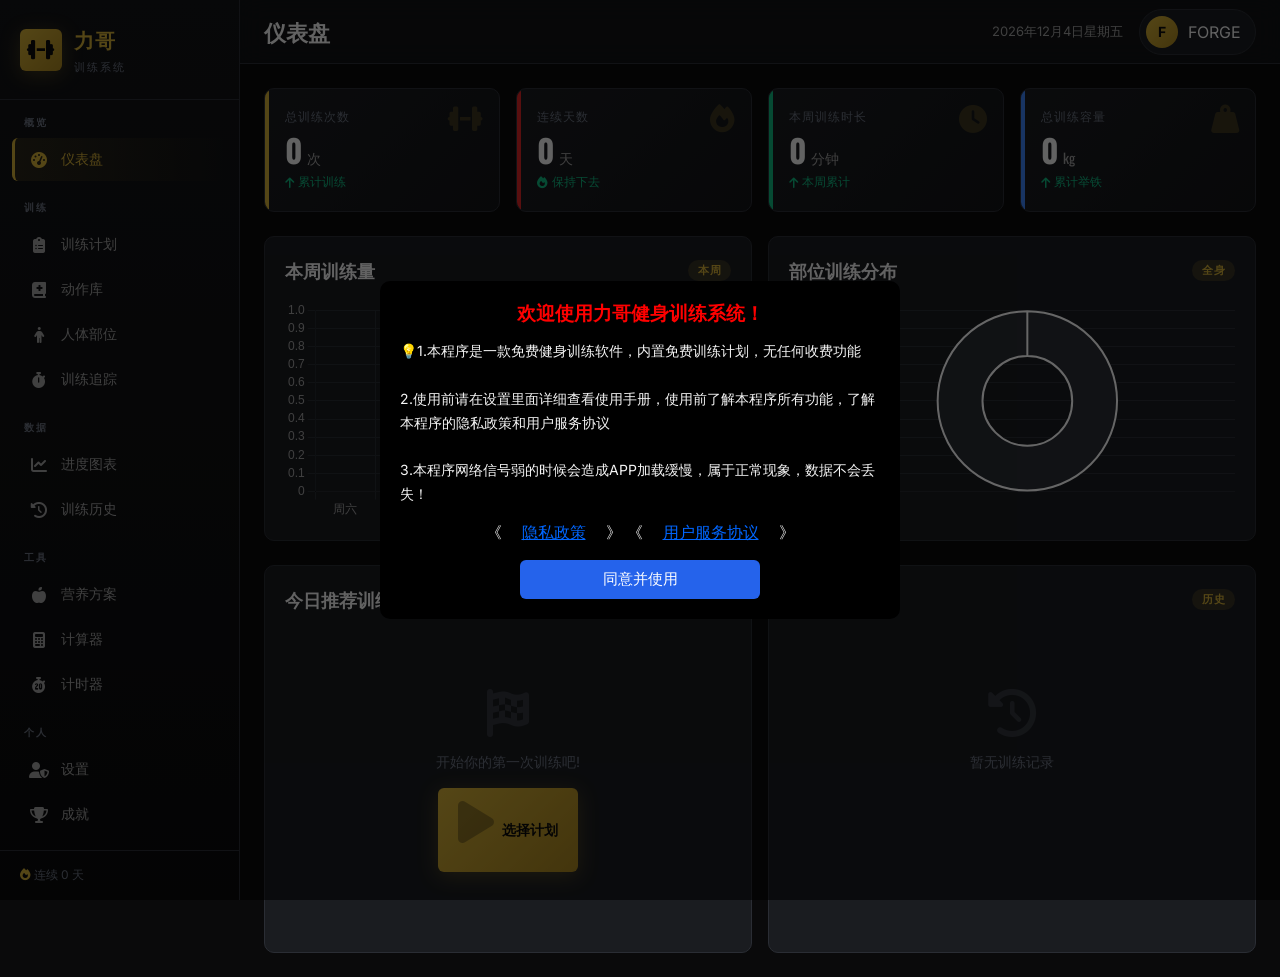
<file: lgjsxl.html>
<!DOCTYPE html>
<html lang="zh-CN">
<head>
<meta charset="UTF-8">
<meta name="viewport" content="width=device-width,initial-scale=1.0">
<title>力哥 · 高级健身训练系统</title>
<link rel="stylesheet" href="css/styles.css">
<link rel="stylesheet" href="lib/fontawesome/css/all.min.css">
<link rel="stylesheet" href="lib/google-fonts/fonts.css">
<script src="lib/js/chart.umd.min.js"></script>
</head>
<body>

<div class="app-container">

  <!-- ===================== 侧边栏 ===================== -->
  <aside class="sidebar" id="sidebar">
    <div class="sidebar-header">
      <div class="sidebar-logo"><i class="fa-solid fa-dumbbell"></i></div>
      <div class="sidebar-title">
        <h1>力哥</h1>
        <span>训练系统</span>
      </div>
    </div>

    <nav class="sidebar-nav">
      <div class="nav-section">
        <div class="nav-section-title">概览</div>
        <div class="nav-item active" data-page="dashboard"><i class="fa-solid fa-gauge-high"></i><span>仪表盘</span></div>
      </div>

      <div class="nav-section">
        <div class="nav-section-title">训练</div>
        <div class="nav-item" data-page="plans"><i class="fa-solid fa-clipboard-list"></i><span>训练计划</span></div>
        <div class="nav-item" data-page="library"><i class="fa-solid fa-book-medical"></i><span>动作库</span></div>
        <div class="nav-item" data-page="bodymap"><i class="fa-solid fa-person"></i><span>人体部位</span></div>
        <div class="nav-item" data-page="tracker"><i class="fa-solid fa-stopwatch"></i><span>训练追踪</span></div>
      </div>

      <div class="nav-section">
        <div class="nav-section-title">数据</div>
        <div class="nav-item" data-page="progress"><i class="fa-solid fa-chart-line"></i><span>进度图表</span></div>
        <div class="nav-item" data-page="history"><i class="fa-solid fa-clock-rotate-left"></i><span>训练历史</span></div>
      </div>

      <div class="nav-section">
        <div class="nav-section-title">工具</div>
        <div class="nav-item" data-page="nutrition"><i class="fa-solid fa-apple-whole"></i><span>营养方案</span></div>
        <div class="nav-item" data-page="calculator"><i class="fa-solid fa-calculator"></i><span>计算器</span></div>
        <div class="nav-item" data-page="timer"><i class="fa-solid fa-stopwatch-20"></i><span>计时器</span></div>
      </div>

      <div class="nav-section">
        <div class="nav-section-title">个人</div>
        <div class="nav-item" data-page="profile"><i class="fa-solid fa-user-shield"></i><span>设置</span></div>
        <div class="nav-item" data-page="achievements"><i class="fa-solid fa-trophy"></i><span>成就</span></div>
      </div>
      
      <div class="nav-section">
        <div class="nav-section-title">使用手册</div>
        <a style="text-decoration: none; color: inherit;" href="syjc.html"><div class="nav-item" ><span>使用教程</span></div></a>
   <a style="text-decoration: none; color: inherit;" href="privacy.html"><div class="nav-item" ><span>隐私政策</span></div></a>
   <a style="text-decoration: none; color: inherit;" href="userservices.html"><div class="nav-item" > <span>用户服务协议</span></div></a>
      </div>
      
    </nav>

    <div class="sidebar-footer">
      <i class="fa-solid fa-fire text-gold"></i> 连续 <span id="footer-streak">0</span> 天
    </div>
  </aside>

  <div class="overlay" id="overlay"></div>

  <!-- ===================== 主内容 ===================== -->
  <div class="main-content">

    <!-- 顶部栏 -->
    <header class="topbar">
      <div class="topbar-left">
        <button class="mobile-menu-btn" id="mobile-menu-btn"><i class="fa-solid fa-bars"></i></button>
        <div class="page-title" id="page-title">仪表盘</div>
      </div>
      <div class="topbar-right">
        <span class="topbar-date" id="topbar-date"></span>
        <div class="user-chip" onclick="navigate('profile')">
          <div class="user-avatar" id="user-avatar">F</div>
          <span id="user-name-top">力哥</span>
        </div>
      </div>
    </header>

    <main class="content">

      <!-- ===================== 仪表盘 ===================== -->
      <section class="page active" id="page-dashboard">
        <div class="stats-grid">
          <div class="stat-card">
            <i class="fa-solid fa-dumbbell stat-icon"></i>
            <div class="stat-label">总训练次数</div>
            <div class="stat-value" id="stat-workouts">0<span class="unit">次</span></div>
            <div class="stat-change up"><i class="fa-solid fa-arrow-up"></i> 累计训练</div>
          </div>
          <div class="stat-card red">
            <i class="fa-solid fa-fire stat-icon"></i>
            <div class="stat-label">连续天数</div>
            <div class="stat-value" id="stat-streak">0<span class="unit">天</span></div>
            <div class="stat-change up"><i class="fa-solid fa-fire"></i> 保持下去</div>
          </div>
          <div class="stat-card green">
            <i class="fa-solid fa-clock stat-icon"></i>
            <div class="stat-label">本周训练时长</div>
            <div class="stat-value" id="stat-duration">0<span class="unit">分钟</span></div>
            <div class="stat-change up"><i class="fa-solid fa-arrow-up"></i> 本周累计</div>
          </div>
          <div class="stat-card blue">
            <i class="fa-solid fa-weight-hanging stat-icon"></i>
            <div class="stat-label">总训练容量</div>
            <div class="stat-value" id="stat-volume">0<span class="unit">kg</span></div>
            <div class="stat-change up"><i class="fa-solid fa-arrow-up"></i> 累计举铁</div>
          </div>
        </div>

        <div class="grid-2 mb-3">
          <div class="card">
            <div class="card-header">
              <div class="card-title">本周训练量</div>
              <span class="badge badge-gold" id="week-summary">本周</span>
            </div>
            <div class="chart-wrap"><canvas id="chart-weekly"></canvas></div>
          </div>
          <div class="card">
            <div class="card-header">
              <div class="card-title">部位训练分布</div>
              <span class="badge badge-gold">全身</span>
            </div>
            <div class="chart-wrap"><canvas id="chart-parts"></canvas></div>
          </div>
        </div>

        <div class="grid-2">
          <div class="card">
            <div class="card-header">
              <div class="card-title">今日推荐训练</div>
              <span class="badge badge-gold" id="today-day">今日</span>
            </div>
            <div id="today-recommendation"></div>
          </div>
          <div class="card">
            <div class="card-header">
              <div class="card-title">最近训练记录</div>
              <span class="badge badge-gold">历史</span>
            </div>
            <div id="recent-workouts"></div>
          </div>
        </div>
      </section>

      <!-- ===================== 训练计划 ===================== -->
      <section class="page" id="page-plans">
        <div class="flex items-center justify-between mb-3 flex-wrap gap-1">
          <div>
            <h2 class="card-title" style="font-size:22px;">训练计划库</h2>
            <p class="text-muted mt-1">选择适合你的训练方案,点击查看详情或开始训练</p>
          </div>
          <button class="btn btn-primary" onclick="navigate('tracker')"><i class="fa-solid fa-play"></i> 自由训练</button>
        </div>
        <div class="grid-2" id="plans-grid"></div>
      </section>

      <!-- ===================== 动作库 ===================== -->
      <section class="page" id="page-library">
        <div class="flex items-center justify-between mb-3 flex-wrap gap-1">
          <div>
            <h2 class="card-title" style="font-size:22px;">动作库</h2>
            <p class="text-muted mt-1">全身各部位训练动作详解 · 支持自定义</p>
          </div>
          <div class="flex gap-1" style="flex-wrap:wrap;">
            <input type="text" class="input" style="width:200px;max-width:100%;" placeholder="搜索动作..." id="ex-search" oninput="renderLibrary()">
            <button class="btn btn-secondary" onclick="showCustomManager()"><i class="fa-solid fa-sliders"></i> 管理</button>
            <button class="btn btn-primary" onclick="showAddExerciseModal()"><i class="fa-solid fa-plus"></i> 添加动作</button>
          </div>
        </div>

        <div class="flex gap-1 mb-3" style="flex-wrap:wrap;" id="part-filter"></div>
        <div class="grid-3" id="library-grid"></div>
      </section>

      <!-- ===================== 人体部位图 ===================== -->
      <section class="page" id="page-bodymap">
        <div class="mb-3">
          <h2 class="card-title" style="font-size:22px;">人体部位训练图</h2>
          <p class="text-muted mt-1">点击身体部位查看对应训练动作</p>
        </div>
        <div class="card">
          <div class="body-map-container">
            <div class="body-svg-wrap text-center">
              <svg viewBox="0 0 200 420" width="100%" style="max-width:260px;">
                <!-- 头 -->
                <g class="body-part-btn" data-part="shoulders" onclick="selectBodyPart('shoulders')">
                  <ellipse class="body-part-fill" cx="100" cy="28" rx="20" ry="24"/>
                  <text x="100" y="32" text-anchor="middle" fill="#a0a0a0" font-size="9">肩颈</text>
                </g>
                <!-- 胸 -->
                <g class="body-part-btn" data-part="chest" onclick="selectBodyPart('chest')">
                  <path class="body-part-fill" d="M70,60 Q100,55 130,60 L135,105 Q100,115 65,105 Z"/>
                  <text x="100" y="88" text-anchor="middle" fill="#a0a0a0" font-size="9">胸部</text>
                </g>
                <!-- 肩 -->
                <g class="body-part-btn" data-part="shoulders" onclick="selectBodyPart('shoulders')">
                  <ellipse class="body-part-fill" cx="55" cy="68" rx="14" ry="12"/>
                  <ellipse class="body-part-fill" cx="145" cy="68" rx="14" ry="12"/>
                </g>
                <!-- 背部显示在侧边 -->
                <g class="body-part-btn" data-part="back" onclick="selectBodyPart('back')">
                  <rect class="body-part-fill" x="78" y="105" width="44" height="55" rx="6"/>
                  <text x="100" y="138" text-anchor="middle" fill="#a0a0a0" font-size="9">背</text>
                </g>
                <!-- 手臂 -->
                <g class="body-part-btn" data-part="arms" onclick="selectBodyPart('arms')">
                  <rect class="body-part-fill" x="38" y="80" width="20" height="65" rx="10"/>
                  <rect class="body-part-fill" x="142" y="80" width="20" height="65" rx="10"/>
                  <text x="48" y="115" text-anchor="middle" fill="#a0a0a0" font-size="8" transform="rotate(-90 48 115)">手臂</text>
                </g>
                <!-- 核心 -->
                <g class="body-part-btn" data-part="core" onclick="selectBodyPart('core')">
                  <path class="body-part-fill" d="M72,160 L128,160 L132,220 Q100,230 68,220 Z"/>
                  <text x="100" y="195" text-anchor="middle" fill="#a0a0a0" font-size="9">核心</text>
                </g>
                <!-- 臀部 -->
                <g class="body-part-btn" data-part="glutes" onclick="selectBodyPart('glutes')">
                  <path class="body-part-fill" d="M68,220 Q100,215 132,220 L135,250 Q100,260 65,250 Z"/>
                  <text x="100" y="240" text-anchor="middle" fill="#a0a0a0" font-size="9">臀部</text>
                </g>
                <!-- 大腿 -->
                <g class="body-part-btn" data-part="legs" onclick="selectBodyPart('legs')">
                  <rect class="body-part-fill" x="72" y="250" width="24" height="85" rx="10"/>
                  <rect class="body-part-fill" x="104" y="250" width="24" height="85" rx="10"/>
                  <text x="84" y="295" text-anchor="middle" fill="#a0a0a0" font-size="8" transform="rotate(-90 84 295)">大腿</text>
                </g>
                <!-- 小腿 -->
                <g class="body-part-btn" data-part="legs" onclick="selectBodyPart('legs')">
                  <rect class="body-part-fill" x="74" y="340" width="20" height="65" rx="9"/>
                  <rect class="body-part-fill" x="106" y="340" width="20" height="65" rx="9"/>
                </g>
                <!-- 全身功能 -->
                <g class="body-part-btn" data-part="fullbody" onclick="selectBodyPart('fullbody')">
                  <text x="100" y="415" text-anchor="middle" fill="#d4af37" font-size="10" font-weight="600">全身功能性 ↓</text>
                </g>
              </svg>
            </div>
            <div class="body-parts-list">
              <div id="body-part-detail"></div>
            </div>
          </div>
        </div>
      </section>

      <!-- ===================== 训练追踪 ===================== -->
      <section class="page" id="page-tracker">
        <div class="mb-3 flex items-center justify-between flex-wrap gap-1">
          <div>
            <h2 class="card-title" style="font-size:22px;">训练追踪</h2>
            <p class="text-muted mt-1">记录每次训练的组数、次数与重量</p>
          </div>
          <div class="flex gap-1">
            <button class="btn btn-secondary" onclick="showPlanPicker()"><i class="fa-solid fa-clipboard-list"></i> 选择计划</button>
            <button class="btn btn-primary" onclick="addExerciseToSession()"><i class="fa-solid fa-plus"></i> 添加动作</button>
          </div>
        </div>

        <div class="card mb-3" id="session-empty" style="text-align:center;padding:48px 20px;">
          <i class="fa-solid fa-dumbbell text-gold" style="font-size:48px;opacity:0.3;"></i>
          <h3 class="card-title mt-2">开始你的训练</h3>
          <p class="text-muted mt-1">选择一个训练计划或自由添加动作开始记录</p>
          <div class="flex gap-1 mt-2" style="justify-content:center;flex-wrap:wrap;">
            <button class="btn btn-primary" onclick="showPlanPicker()"><i class="fa-solid fa-clipboard-list"></i> 从计划开始</button>
            <button class="btn btn-secondary" onclick="addExerciseToSession()"><i class="fa-solid fa-plus"></i> 自由添加</button>
          </div>
        </div>

        <div id="session-active" class="hidden">
          <div class="workout-session mb-3">
            <div class="session-header">
              <div>
                <input type="text" class="input" id="session-name" placeholder="训练名称(如:推日A)" style="background:transparent;border:none;font-family:Oswald;font-size:20px;color:var(--gold);padding:0;">
                <div class="text-muted mt-1" id="session-date"></div>
              </div>
              <div class="flex gap-1">
                <button class="btn btn-secondary btn-sm" onclick="finishSession()"><i class="fa-solid fa-check"></i> 完成训练</button>
                <button class="btn btn-ghost btn-sm" onclick="clearSession()"><i class="fa-solid fa-trash"></i></button>
              </div>
            </div>
            <div id="session-exercises"></div>
          </div>
        </div>
      </section>

      <!-- ===================== 进度图表 ===================== -->
      <section class="page" id="page-progress">
        <div class="mb-3">
          <h2 class="card-title" style="font-size:22px;">进度追踪</h2>
          <p class="text-muted mt-1">记录体重与围度,见证蜕变</p>
        </div>

        <div class="stats-grid mb-3">
          <div class="stat-card">
            <i class="fa-solid fa-weight-scale stat-icon"></i>
            <div class="stat-label">当前体重</div>
            <div class="stat-value" id="stat-weight">--<span class="unit">kg</span></div>
          </div>
          <div class="stat-card red">
            <i class="fa-solid fa-percent stat-icon"></i>
            <div class="stat-label">体脂率</div>
            <div class="stat-value" id="stat-bodyfat">--<span class="unit">%</span></div>
          </div>
          <div class="stat-card green">
            <i class="fa-solid fa-ruler stat-icon"></i>
            <div class="stat-label">臂围</div>
            <div class="stat-value" id="stat-arm">--<span class="unit">cm</span></div>
          </div>
          <div class="stat-card blue">
            <i class="fa-solid fa-chart-simple stat-icon"></i>
            <div class="stat-label">训练总量</div>
            <div class="stat-value" id="stat-total-volume">0<span class="unit">kg</span></div>
          </div>
        </div>

        <div class="grid-2 mb-3">
          <div class="card">
            <div class="card-header">
              <div class="card-title">体重变化</div>
              <button class="btn btn-ghost btn-sm" onclick="showMeasureModal()"><i class="fa-solid fa-plus"></i> 记录</button>
            </div>
            <div class="chart-wrap"><canvas id="chart-weight"></canvas></div>
          </div>
          <div class="card">
            <div class="card-header">
              <div class="card-title">力量PR记录</div>
              <button class="btn btn-ghost btn-sm" onclick="showPRModal()"><i class="fa-solid fa-plus"></i> 记录</button>
            </div>
            <div class="pr-list-wrap"><div id="pr-list"></div></div>
          </div>
        </div>

        <div class="card">
          <div class="card-header">
            <div class="card-title">身体围度记录</div>
          </div>
          <div class="table-wrap" style="overflow-x:auto;">
            <table class="table">
              <thead>
                <tr><th>日期</th><th>体重</th><th>体脂%</th><th>胸围</th><th>腰围</th><th>臂围</th><th>大腿</th><th>操作</th></tr>
              </thead>
              <tbody id="measure-tbody"></tbody>
            </table>
          </div>
        </div>
      </section>

      <!-- ===================== 训练历史 ===================== -->
      <section class="page" id="page-history">
        <div class="mb-3">
          <h2 class="card-title" style="font-size:22px;">训练历史</h2>
          <p class="text-muted mt-1">所有训练记录一览</p>
        </div>
        <div class="card">
          <div id="history-list"></div>
        </div>
      </section>

      <!-- ===================== 营养方案 ===================== -->
      <section class="page" id="page-nutrition">
        <div class="mb-3">
          <h2 class="card-title" style="font-size:22px;">营养方案</h2>
          <p class="text-muted mt-1">科学饮食助力训练目标</p>
        </div>

        <div class="card mb-3">
          <div class="card-header">
            <div class="card-title">宏量营养素计算</div>
          </div>
          <div class="grid-3">
            <div>
              <label class="label">体重(kg)</label>
              <input type="number" class="input" id="macro-weight" placeholder="70" oninput="calcMacros()">
            </div>
            <div>
              <label class="label">目标</label>
              <select class="select" id="macro-goal" onchange="calcMacros()">
                <option value="bulk">增肌</option>
                <option value="cut">减脂</option>
                <option value="maint">维持</option>
              </select>
            </div>
            <div>
              <label class="label">活动水平</label>
              <select class="select" id="macro-activity" onchange="calcMacros()">
                <option value="1.375">久坐</option>
                <option value="1.55" selected>轻度活动</option>
                <option value="1.725">中度活动</option>
                <option value="1.9">高强度</option>
              </select>
            </div>
          </div>
          <div class="grid-4 mt-3" id="macro-result" style="display:none;"></div>
        </div>

        <div class="grid-3" id="meal-plans-grid"></div>
      </section>

      <!-- ===================== 计算器 ===================== -->
      <section class="page" id="page-calculator">
        <div class="mb-3">
          <h2 class="card-title" style="font-size:22px;">健身计算器</h2>
          <p class="text-muted mt-1">BMI / 体脂 / 1RM / TDEE</p>
        </div>

        <div class="grid-2 mb-3">
          <div class="card">
            <div class="card-header"><div class="card-title">BMI 身体质量指数</div></div>
            <div class="grid-2 mb-2">
              <div><label class="label">身高(cm)</label><input type="number" class="input" id="bmi-h" placeholder="175" oninput="calcBMI()"></div>
              <div><label class="label">体重(kg)</label><input type="number" class="input" id="bmi-w" placeholder="70" oninput="calcBMI()"></div>
            </div>
            <div id="bmi-result" class="text-center text-muted">输入数据计算</div>
          </div>

          <div class="card">
            <div class="card-header"><div class="card-title">1RM 最大重量估算</div></div>
            <div class="grid-2 mb-2">
              <div><label class="label">举起的重量(kg)</label><input type="number" class="input" id="rm-w" placeholder="80" oninput="calc1RM()"></div>
              <div><label class="label">重复次数</label><input type="number" class="input" id="rm-r" placeholder="5" oninput="calc1RM()"></div>
            </div>
            <div id="rm-result" class="text-center text-muted">输入数据计算</div>
          </div>

          <div class="card">
            <div class="card-header"><div class="card-title">体脂率估算</div></div>
            <div class="grid-2 mb-2">
              <div><label class="label">性别</label>
                <select class="select" id="bf-sex"><option value="male">男</option><option value="female">女</option></select>
              </div>
              <div><label class="label">年龄</label><input type="number" class="input" id="bf-age" placeholder="25"></div>
              <div><label class="label">腰围(cm)</label><input type="number" class="input" id="bf-waist" placeholder="80"></div>
              <div><label class="label">臀围(cm)</label><input type="number" class="input" id="bf-hip" placeholder="95"></div>
              <div><label class="label">颈围(cm)</label><input type="number" class="input" id="bf-neck" placeholder="38"></div>
              <div><label class="label">身高(cm)</label><input type="number" class="input" id="bf-height" placeholder="175"></div>
            </div>
            <button class="btn btn-primary btn-block" onclick="calcBodyFat()">计算体脂</button>
            <div id="bf-result" class="text-center text-muted mt-2">输入数据计算</div>
          </div>

          <div class="card">
            <div class="card-header"><div class="card-title">TDEE 每日总消耗</div></div>
            <div class="mb-2">
              <label class="label">基础代谢(BMR)</label>
              <input type="number" class="input" id="tdee-bmr" placeholder="1650" oninput="calcTDEE()">
            </div>
            <label class="label">活动系数</label>
            <select class="select" id="tdee-act" onchange="calcTDEE()">
              <option value="1.2">久坐(1.2)</option>
              <option value="1.375">轻度活动(1.375)</option>
              <option value="1.55" selected>中度活动(1.55)</option>
              <option value="1.725">高强度(1.725)</option>
              <option value="1.9">运动员(1.9)</option>
            </select>
            <div id="tdee-result" class="text-center text-muted mt-2">输入数据计算</div>
          </div>
        </div>
      </section>

      <!-- ===================== 计时器 ===================== -->
      <section class="page" id="page-timer">
        <div class="mb-3">
          <h2 class="card-title" style="font-size:22px;">训练计时器</h2>
          <p class="text-muted mt-1">休息计时 / HIIT间歇 / 秒表</p>
        </div>

        <div class="grid-2">
          <div class="card text-center">
            <div class="card-header"><div class="card-title">休息计时器</div></div>
            <div class="timer-circle">
              <svg viewBox="0 0 240 240" width="100%">
                <circle cx="120" cy="120" r="110" fill="none" stroke="var(--border)" stroke-width="8"/>
                <circle id="rest-ring" cx="120" cy="120" r="110" fill="none" stroke="var(--gold)" stroke-width="8" stroke-linecap="round" transform="rotate(-90 120 120)" stroke-dasharray="691" stroke-dashoffset="0"/>
              </svg>
              <div class="timer-display" id="rest-display" style="position:absolute;top:50%;left:50%;transform:translate(-50%,-50%);">00:60</div>
            </div>
            <div class="flex gap-1 mt-2" style="justify-content:center;flex-wrap:wrap;">
              <button class="btn btn-secondary btn-sm" onclick="setRestTime(30)">30s</button>
              <button class="btn btn-secondary btn-sm" onclick="setRestTime(60)">60s</button>
              <button class="btn btn-secondary btn-sm" onclick="setRestTime(90)">90s</button>
              <button class="btn btn-secondary btn-sm" onclick="setRestTime(120)">2min</button>
              <button class="btn btn-secondary btn-sm" onclick="setRestTime(180)">3min</button>
            </div>
            <div class="flex gap-1 mt-2" style="justify-content:center;">
              <button class="btn btn-primary" id="rest-start" onclick="toggleRest()"><i class="fa-solid fa-play"></i> 开始</button>
              <button class="btn btn-ghost" onclick="resetRest()"><i class="fa-solid fa-rotate-left"></i></button>
            </div>
          </div>

          <div class="card text-center">
            <div class="card-header"><div class="card-title">HIIT 间歇训练</div></div>
            <div class="grid-2 mb-3">
              <div>
                <label class="label">运动时间(秒)</label>
                <input type="number" class="input" id="hiit-work" value="30">
              </div>
              <div>
                <label class="label">休息时间(秒)</label>
                <input type="number" class="input" id="hiit-rest" value="15">
              </div>
              <div>
                <label class="label">组数</label>
                <input type="number" class="input" id="hiit-rounds" value="8">
              </div>
              <div>
                <label class="label">状态</label>
                <div class="timer-display" id="hiit-display" style="font-size:32px;margin:0;">准备</div>
              </div>
            </div>
            <div class="mb-2 text-secondary">当前: 第 <span id="hiit-cur-round" class="text-gold">0</span> / <span id="hiit-tot-round">8</span> 组</div>
            <div class="flex gap-1" style="justify-content:center;">
              <button class="btn btn-primary" onclick="toggleHIIT()"><i class="fa-solid fa-play"></i> 开始</button>
              <button class="btn btn-ghost" onclick="resetHIIT()"><i class="fa-solid fa-rotate-left"></i></button>
            </div>
          </div>

          <div class="card text-center" style="grid-column:1/-1;">
            <div class="card-header"><div class="card-title">秒表</div></div>
            <div class="timer-display" id="sw-display">00:00.00</div>
            <div class="flex gap-1 mt-2" style="justify-content:center;">
              <button class="btn btn-primary" id="sw-start" onclick="toggleSW()"><i class="fa-solid fa-play"></i> 开始</button>
              <button class="btn btn-secondary" onclick="lapSW()"><i class="fa-solid fa-flag"></i> 计圈</button>
              <button class="btn btn-ghost" onclick="resetSW()"><i class="fa-solid fa-rotate-left"></i></button>
            </div>
            <div id="sw-laps" class="mt-3"></div>
          </div>
        </div>
      </section>

      <!-- ===================== 设置 ===================== -->
      <section class="page" id="page-profile">
        <div class="mb-3">
          <h2 class="card-title" style="font-size:22px;">设置</h2>
          <p class="text-muted mt-1">设置个人信息以获得个性化训练建议</p>
        </div>

        <div class="grid-2">
          <div class="card">
            <div class="card-header"><div class="card-title">基本信息</div></div>
            <div class="flex items-center gap-2 mb-3">
              <div class="user-avatar" style="width:64px;height:64px;font-size:28px;" id="profile-avatar">F</div>
              <div>
                <div class="card-title" id="profile-name-display">未设置</div>
                <div class="text-muted" id="profile-level-display">初级训练者</div>
              </div>
            </div>
            <div class="mb-2">
              <label class="label">昵称</label>
              <input type="text" class="input" id="profile-name" placeholder="你的昵称">
            </div>
            <div class="grid-2 mb-2">
              <div>
                <label class="label">性别</label>
                <select class="select" id="profile-gender">
                  <option value="male">男</option>
                  <option value="female">女</option>
                </select>
              </div>
              <div>
                <label class="label">年龄</label>
                <input type="number" class="input" id="profile-age" placeholder="25">
              </div>
            </div>
            <div class="grid-2 mb-2">
              <div>
                <label class="label">身高(cm)</label>
                <input type="number" class="input" id="profile-height" placeholder="175">
              </div>
              <div>
                <label class="label">体重(kg)</label>
                <input type="number" class="input" id="profile-weight" placeholder="70">
              </div>
            </div>
            <div class="mb-2">
              <label class="label">训练目标</label>
              <select class="select" id="profile-goal">
                <option value="bulk">增肌</option>
                <option value="cut">减脂</option>
                <option value="maint">维持</option>
                <option value="strength">力量</option>
              </select>
            </div>
            <div class="mb-2">
              <label class="label">训练水平</label>
              <select class="select" id="profile-level">
                <option value="beginner">初级(0-6月)</option>
                <option value="intermediate">中级(6月-2年)</option>
                <option value="advanced">高级(2年+)</option>
              </select>
            </div>
            <button class="btn btn-primary btn-block mt-2" onclick="saveProfile()"><i class="fa-solid fa-save"></i> 保存资料</button>
          </div>

          <div class="card">
            <div class="card-header"><div class="card-title">训练数据概览</div></div>
            <div id="profile-stats"></div>
          </div>
        </div>

        <!-- 开发者信息 -->
        <div class="card dev-info-card">
          <div class="dev-info-header">
            <div class="dev-avatar"><i class="fa-solid fa-code"></i></div>
            <div>
              <div class="dev-title">开发者信息</div>
              <div class="dev-sub">DEVELOPER INFO</div>
            </div>
          </div>
          <div class="dev-info-body">
            <div class="dev-info-item">
              <i class="fa-solid fa-user-shield"></i>
              <span class="dev-label">开拓者</span>
              <span class="dev-value">不见桃花不见秋</span>
            </div>
            <div class="dev-info-item">
              <i class="fa-solid fa-calendar-day"></i>
              <span class="dev-label">开发日期</span>
              <span class="dev-value">2026年8月7日</span>
            </div>
            <div class="dev-info-item">
              <i class="fa-solid fa-copyright"></i>
              <span class="dev-label">版权所有</span>
              <span class="dev-value">© 2026 - <span id="dev-year">2020</span> 不见桃花不见秋</span>
            </div>
          </div>
        </div>
      </section>

      <!-- ===================== 成就 ===================== -->
      <section class="page" id="page-achievements">
        <div class="mb-3">
          <h2 class="card-title" style="font-size:22px;">成就系统</h2>
          <p class="text-muted mt-1">解锁里程碑,见证你的成长</p>
        </div>
        <div class="stats-grid mb-3">
          <div class="stat-card">
            <i class="fa-solid fa-trophy stat-icon"></i>
            <div class="stat-label">已解锁成就</div>
            <div class="stat-value" id="ach-unlocked">0<span class="unit">/<span id="ach-total">0</span></span></div>
          </div>
          <div class="stat-card red">
            <i class="fa-solid fa-percent stat-icon"></i>
            <div class="stat-label">完成度</div>
            <div class="stat-value" id="ach-percent">0<span class="unit">%</span></div>
          </div>
        </div>
        <div class="grid-3" id="achievements-grid"></div>
      </section>

    </main>
  </div>

  <!-- ===================== 手机底部导航 ===================== -->
  <nav class="mobile-nav">
    <div class="mobile-nav-item active" data-page="dashboard" onclick="navigate('dashboard')">
      <i class="fa-solid fa-gauge-high"></i><span>首页</span>
    </div>
    <div class="mobile-nav-item" data-page="plans" onclick="navigate('plans')">
      <i class="fa-solid fa-clipboard-list"></i><span>计划</span>
    </div>
    <div class="mobile-nav-item" data-page="tracker" onclick="navigate('tracker')">
      <i class="fa-solid fa-stopwatch"></i><span>训练</span>
    </div>
    <div class="mobile-nav-item" data-page="library" onclick="navigate('library')">
      <i class="fa-solid fa-book-medical"></i><span>动作</span>
    </div>
    <div class="mobile-nav-item" data-page="progress" onclick="navigate('progress')">
      <i class="fa-solid fa-chart-line"></i><span>进度</span>
    </div>
  </nav>

</div>

<!-- ===================== 模态框容器 ===================== -->
<div class="modal-overlay" id="modal-overlay">
  <div class="modal" id="modal-content"></div>
</div>

<!-- ===================== Toast 容器 ===================== -->
<div class="toast-container" id="toast-container"></div>

<script src="js/data.js"></script>
<script src="js/app.js"></script>
  <script src="syfw.js"></script>

</body>
</html>
</file>
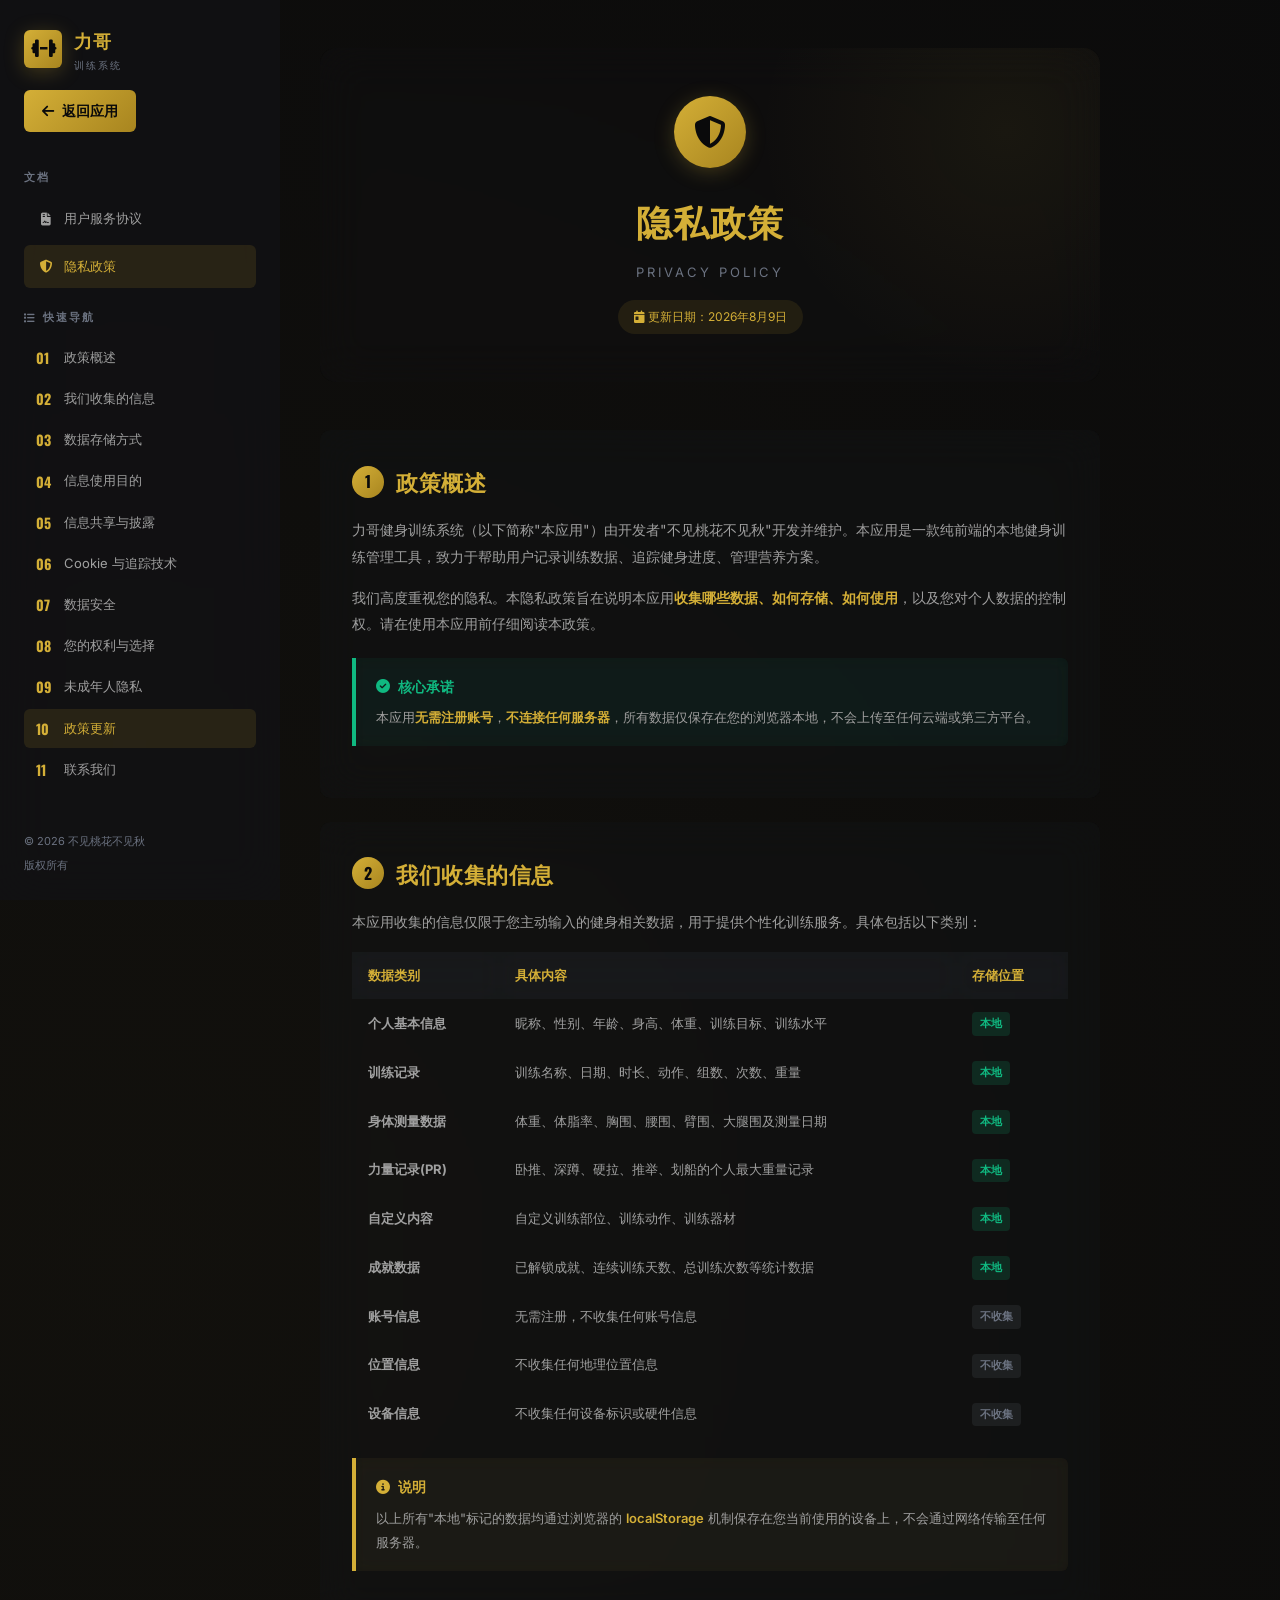
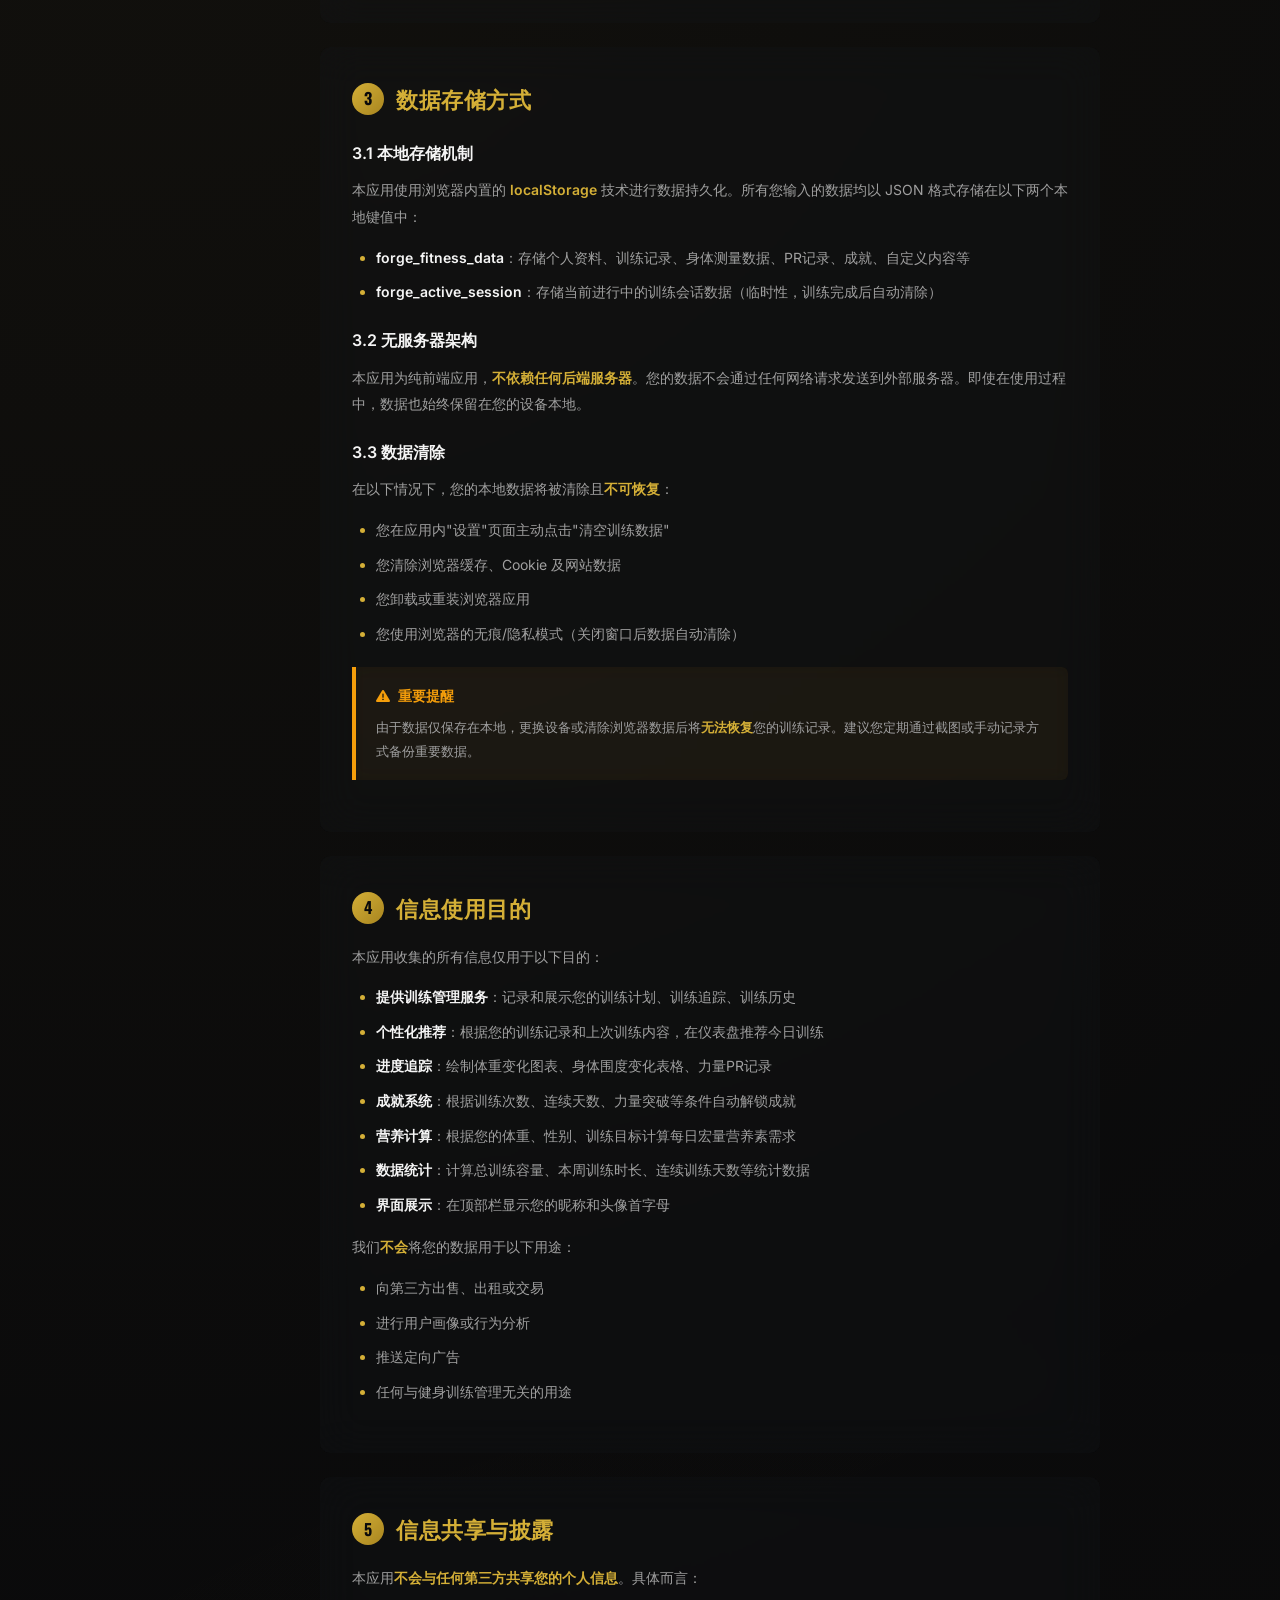
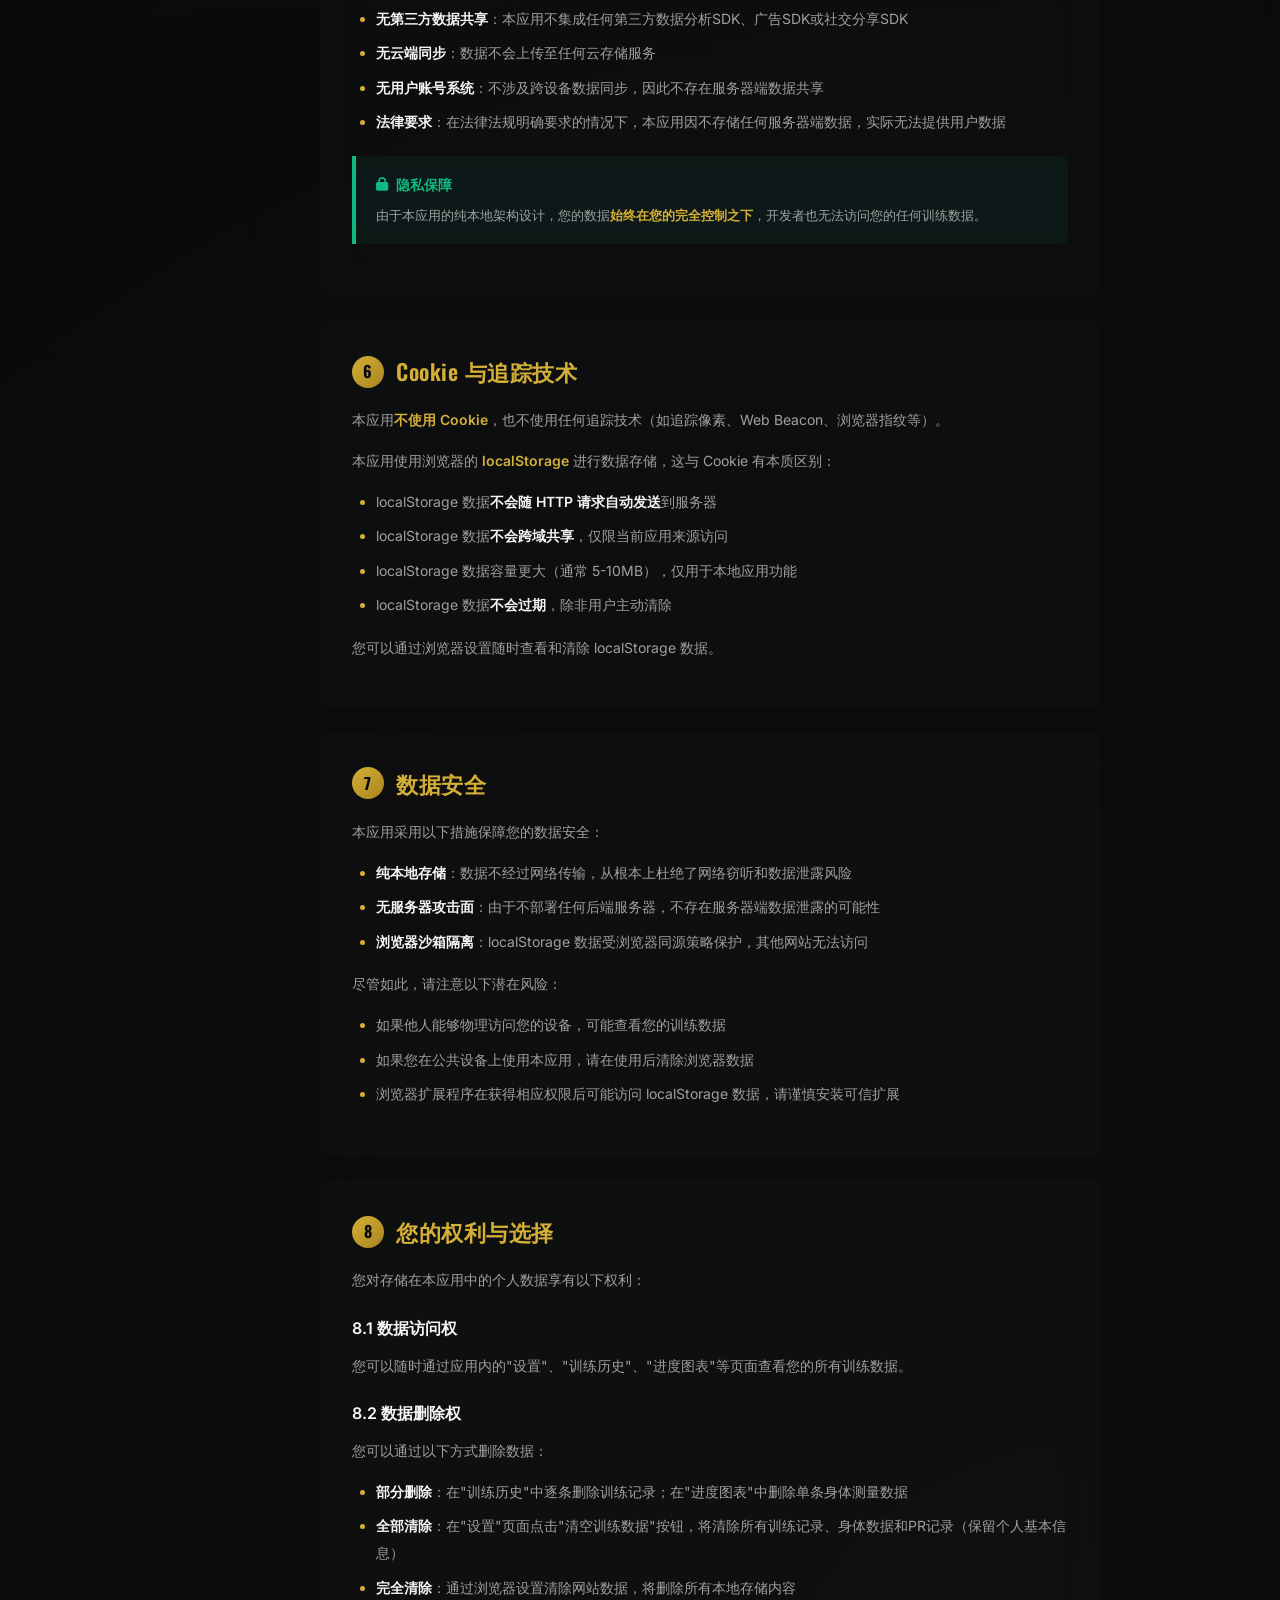
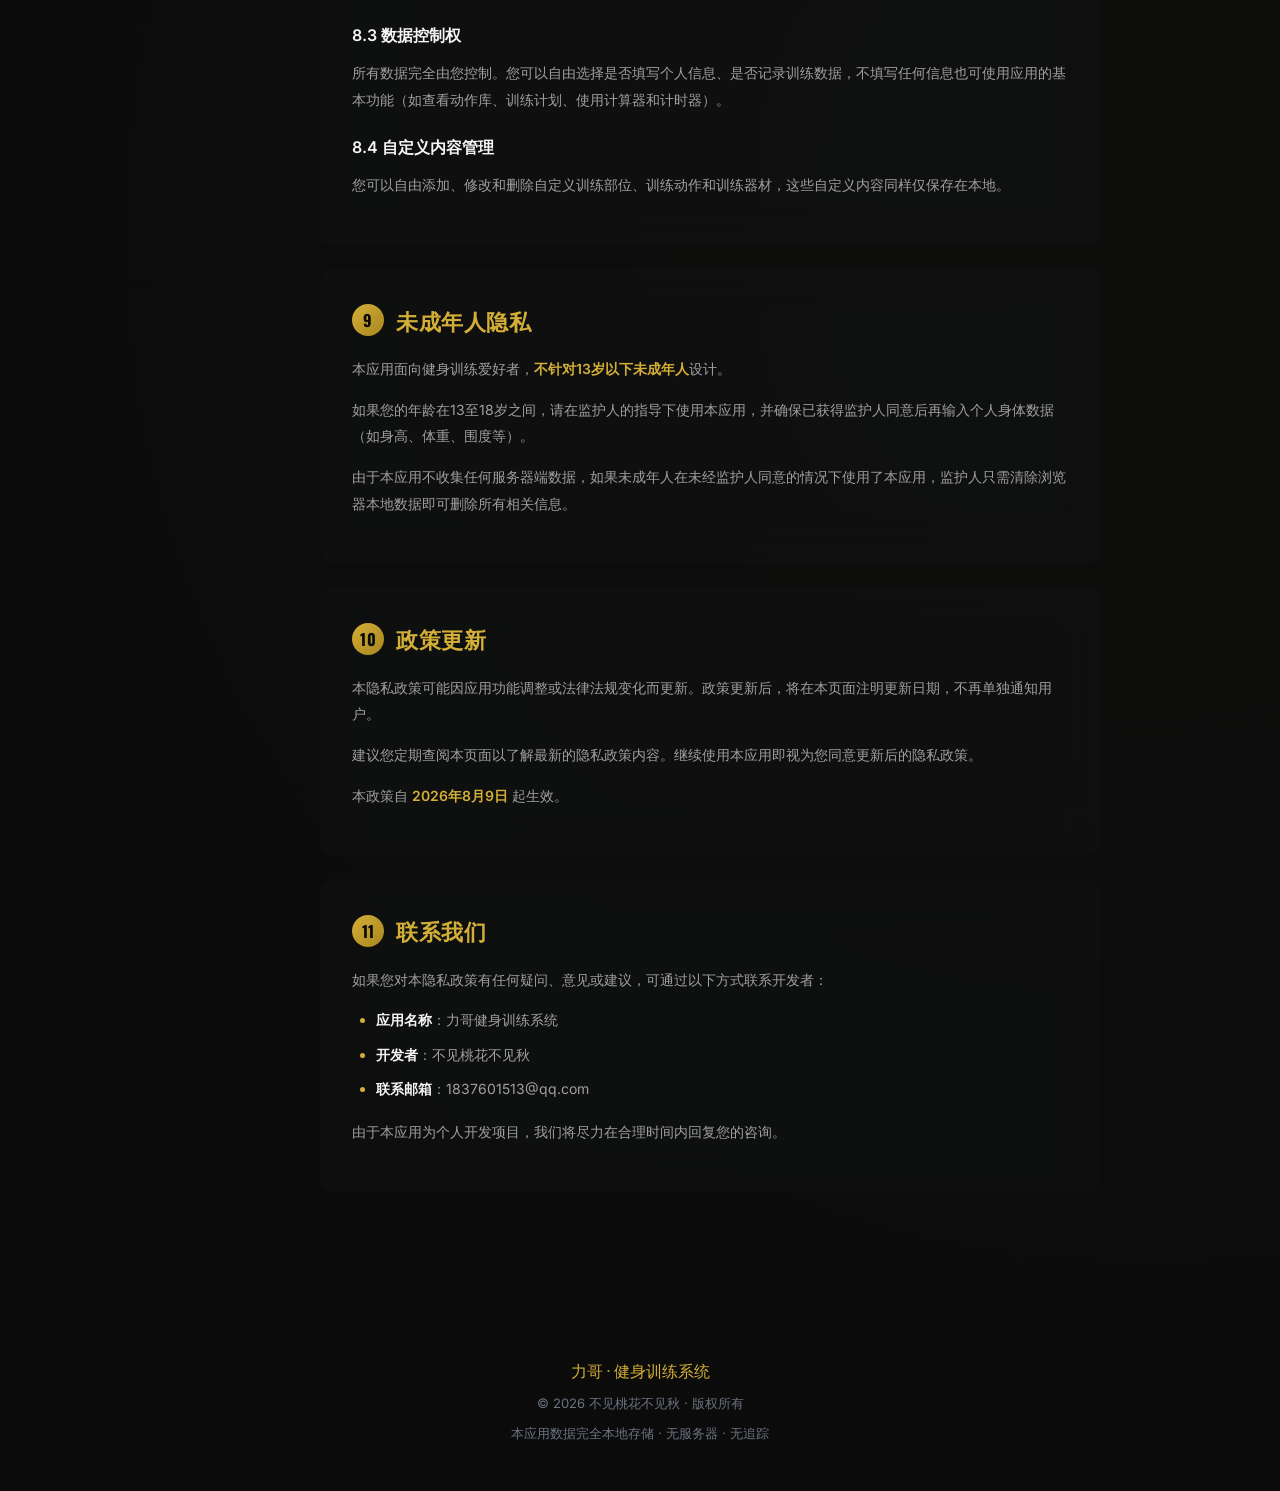
<file: privacy.html>
<!DOCTYPE html>
<html lang="zh-CN">
<head>
<meta charset="UTF-8">
<meta name="viewport" content="width=device-width,initial-scale=1.0">
<title>隐私政策 · 力哥健身训练系统</title>
<link rel="icon" href="favicon.png">
<link rel="stylesheet" href="lib/fontawesome/css/all.min.css">
<link rel="stylesheet" href="lib/google-fonts/fonts.css">
<style>
:root{
  --bg-darkest:#0a0a0b;
  --bg-dark:#121316;
  --bg-card:#1a1c20;
  --bg-card-hover:#22252b;
  --bg-elevated:#2a2d34;
  --gold:#d4af37;
  --gold-light:#e8c454;
  --gold-dark:#a8851f;
  --red:#dc2626;
  --green:#10b981;
  --blue:#3b82f6;
  --orange:#f59e0b;
  --text-primary:#f5f5f5;
  --text-secondary:#a0a0a0;
  --text-muted:#6b7280;
  --border:#2a2d34;
  --border-light:#3a3d44;
  --shadow:0 4px 20px rgba(0,0,0,0.4);
  --shadow-gold:0 4px 20px rgba(212,175,55,0.25);
  --radius:10px;
  --radius-sm:6px;
  --radius-lg:16px;
  --transition:all 0.25s cubic-bezier(0.4,0,0.2,1);
}
*{margin:0;padding:0;box-sizing:border-box;}
html{scroll-behavior:smooth;}
body{
  font-family:'Inter','Segoe UI',system-ui,sans-serif;
  background:
    radial-gradient(circle at 10% 20%, rgba(212,175,55,0.04), transparent 40%),
    radial-gradient(circle at 90% 80%, rgba(212,175,55,0.02), transparent 45%),
    var(--bg-darkest);
  color:var(--text-primary);
  line-height:1.8;
  font-size:15px;
  -webkit-font-smoothing:antialiased;
}
::-webkit-scrollbar{width:8px;}
::-webkit-scrollbar-track{background:var(--bg-dark);}
::-webkit-scrollbar-thumb{background:var(--border-light);border-radius:4px;}
::-webkit-scrollbar-thumb:hover{background:var(--gold-dark);}
/* 侧边栏 */
.sidebar{
  position:fixed;top:0;left:0;bottom:0;
  width:280px;
  background:rgba(18,19,22,0.72);
  backdrop-filter:blur(24px);
  -webkit-backdrop-filter: blur(24px);
  display:flex;flex-direction:column;
  z-index:100;
  overflow-y:auto;
  transition:transform 0.3s cubic-bezier(0.4,0,0.2,1);
  border: none;
}
.sidebar-header{
  padding:24px 24px 20px;
}
.sidebar-logo{
  display:flex;align-items:center;gap:12px;
  text-decoration:none;color:inherit;
  margin-bottom:16px;
}
.sidebar-logo-icon{
  width:38px;height:38px;
  background:linear-gradient(135deg,var(--gold) 0%,var(--gold-dark) 100%);
  border-radius:var(--radius-sm);
  display:flex;align-items:center;justify-content:center;
  color:var(--bg-darkest);font-size:20px;
  box-shadow:var(--shadow-gold);
  flex-shrink:0;
  border: none;
}
.sidebar-logo h1{
  font-family:'Oswald',sans-serif;
  font-size:18px;font-weight:600;
  color:var(--gold);letter-spacing:1px;
}
.sidebar-logo span{
  font-size:10px;color:var(--text-muted);
  letter-spacing:2px;text-transform:uppercase;display:block;
}
.sidebar-back{
  display:inline-flex;align-items:center;gap:8px;
  padding:8px 18px;
  background:linear-gradient(135deg,var(--gold) 0%,var(--gold-dark) 100%);
  color:var(--bg-darkest);
  border:none;border-radius:var(--radius-sm);
  font-size:14px;font-weight:600;
  cursor:pointer;text-decoration:none;
  transition:var(--transition);
  width:fit-content;
}
.sidebar-back:hover{transform:translateY(-1px);box-shadow:var(--shadow-gold);}
/* 文档切换 */
.sidebar-nav{
  padding:16px 24px;
}
.sidebar-nav-title{
  font-size:11px;font-weight:600;
  color:var(--text-muted);
  letter-spacing:2px;text-transform:uppercase;
  margin-bottom:10px;
}
.sidebar-page-link{
  display:flex;align-items:center;gap:10px;
  padding:10px 14px;
  border-radius:var(--radius-sm);
  color:var(--text-secondary);
  text-decoration:none;
  font-size:13px;
  transition:var(--transition);
  margin-bottom:4px;
  border: none;
}
.sidebar-page-link i{width:16px;text-align:center;flex-shrink:0;}
.sidebar-page-link:hover{
  background:rgba(42,45,52,0.3);
  color:var(--gold);
}
.sidebar-page-link.active{
  background:rgba(212,175,55,0.12);
  color:var(--gold);
}
/* 快速导航 */
.sidebar-toc{
  padding:0 24px 16px;
  flex:1;
}
.sidebar-toc-title{
  font-size:11px;font-weight:600;
  color:var(--text-muted);
  letter-spacing:2px;text-transform:uppercase;
  margin-bottom:10px;
  display:flex;align-items:center;gap:6px;
}
.sidebar-toc-list{
  list-style:none;padding:0;margin:0;
}
.sidebar-toc-list li{margin-bottom:2px;}
.sidebar-toc-list a{
  display:flex;align-items:center;gap:8px;
  padding:7px 12px;
  border-radius:var(--radius-sm);
  color:var(--text-secondary);
  text-decoration:none;
  font-size:13px;
  transition:var(--transition);
  border: none;
}
.sidebar-toc-list a:hover{
  background:rgba(42,45,52,0.3);
  color:var(--gold);
}
.sidebar-toc-list a.active{
  background:rgba(212,175,55,0.12);
  color:var(--gold);
}
.toc-num{
  font-family:'Oswald',sans-serif;
  font-weight:700;color:var(--gold);
  font-size:14px;min-width:20px;
}
.sidebar-footer{
  margin-top:auto;
  padding:20px 24px;
  border: none;
}
.sidebar-footer p{font-size:11px;color:var(--text-muted);margin-bottom:4px;}
/* 移动端切换按钮 */
.sidebar-toggle{
  display:none;
  position:fixed;top:16px;left:16px;z-index:101;
  width:40px;height:40px;
  background:rgba(18,19,22,0.72);
  backdrop-filter:blur(20px);
  -webkit-backdrop-filter: blur(20px);
  border:none;border-radius:var(--radius-sm);
  color:var(--gold);font-size:18px;
  cursor:pointer;
  align-items:center;justify-content:center;
}
.sidebar-overlay{
  display:none;
  position:fixed;inset:0;
  background:rgba(0,0,0,0.5);
  z-index:99;
  opacity:0;transition:opacity 0.3s;
  border: none;
}
.sidebar-overlay.show{display:block;opacity:1;}
/* 主容器 */
.content-wrap{
  margin-left:280px;
  max-width:860px;
  padding:48px 40px 60px;
}
/* Hero 透明毛玻璃 */
.policy-hero{
  text-align:center;
  margin-bottom:48px;
  padding:48px 32px;
  background:rgba(18,19,22,0.28);
  backdrop-filter: blur(22px);
  -webkit-backdrop-filter: blur(22px);
  border:none;
  border-radius:var(--radius-lg);
  position:relative;overflow:hidden;
}
.policy-hero::before{
  content:'';position:absolute;top:-50%;right:-20%;
  width:500px;height:500px;
  background:radial-gradient(circle,rgba(212,175,55,0.06) 0%,transparent 70%);
  pointer-events:none;
}
.policy-hero-icon{
  width:72px;height:72px;margin:0 auto 20px;
  background:linear-gradient(135deg,var(--gold) 0%,var(--gold-dark) 100%);
  border-radius:50%;
  display:flex;align-items:center;justify-content:center;
  color:var(--bg-darkest);font-size:32px;
  box-shadow:var(--shadow-gold);
  border: none;
}
.policy-hero h1{
  font-family:'Oswald',sans-serif;
  font-size:36px;font-weight:700;
  color:var(--gold);letter-spacing:1px;
  margin-bottom:8px;
}
.policy-hero .subtitle{
  font-size:13px;color:var(--text-muted);
  letter-spacing:3px;text-transform:uppercase;
}
.policy-hero .update-date{
  margin-top:16px;
  display:inline-block;
  padding:6px 16px;
  background:rgba(212,175,55,0.1);
  border:none;
  border-radius:20px;
  font-size:12px;color:var(--gold);
}
/* 卡片 - 透明毛玻璃，无任何边框 */
.card{
  background:rgba(26,28,32,0.22);
  backdrop-filter: blur(20px);
  -webkit-backdrop-filter: blur(20px);
  border:none;
  border-radius:var(--radius);
  padding:32px;
  margin-bottom:24px;
  transition:var(--transition);
}
.card:hover{
  background:rgba(26,28,32,0.35);
}
.section-num{
  display:inline-flex;align-items:center;justify-content:center;
  width:32px;height:32px;
  background:linear-gradient(135deg,var(--gold) 0%,var(--gold-dark) 100%);
  border-radius:50%;
  color:var(--bg-darkest);
  font-family:'Oswald',sans-serif;
  font-size:16px;font-weight:700;
  margin-right:12px;
  flex-shrink:0;
  border: none;
}
.card h2{
  display:flex;align-items:center;
  font-family:'Oswald',sans-serif;
  font-size:22px;font-weight:600;
  color:var(--gold);
  margin-bottom:16px;
  letter-spacing:0.5px;
}
.card h3{
  font-size:16px;font-weight:600;
  color:var(--text-primary);
  margin-top:20px;margin-bottom:10px;
}
.card p{
  color:var(--text-secondary);
  margin-bottom:14px;
  font-size:14px;line-height:1.9;
}
.card p strong{color:var(--gold);font-weight:600;}
.card ul,.card ol{
  margin:12px 0 16px 0;
  padding-left:24px;
}
.card li{
  color:var(--text-secondary);
  margin-bottom:8px;
  font-size:14px;line-height:1.9;
}
.card li::marker{color:var(--gold);}
.card li strong{color:var(--text-primary);font-weight:600;}
/* 数据表格 无边框，透明底色 */
.data-table{
  width:100%;
  border-collapse:collapse;
  margin:16px 0;
  border: none;
}
.data-table th{
  text-align:left;
  padding:12px 16px;
  background:rgba(42,45,52,0.25);
  backdrop-filter: blur(12px);
  color:var(--gold);
  font-size:13px;font-weight:600;
  border-bottom:none;
  border: none;
}
.data-table td{
  padding:12px 16px;
  border-bottom:none;
  color:var(--text-secondary);
  font-size:13px;
  border: none;
}
.data-table tr:hover td{background:rgba(42,45,52,0.18);}
.data-table .tag{
  display:inline-block;padding:2px 8px;
  border-radius:4px;font-size:11px;font-weight:600;
  border: none;
}
.tag-local{background:rgba(16,185,129,0.15);color:var(--green);}
.tag-none{background:rgba(107,114,128,0.15);color:var(--text-muted);}
/* 高亮提示 仅保留左侧色条，无外边框 */
.callout{
  background:rgba(212,175,55,0.05);
  backdrop-filter: blur(8px);
  border-left:4px solid var(--gold);
  border-radius:0 var(--radius-sm) var(--radius-sm) 0;
  padding:16px 20px;
  margin:20px 0;
  border-top:none;
  border-right:none;
  border-bottom:none;
}
.callout-title{
  color:var(--gold);font-weight:600;
  font-size:14px;margin-bottom:6px;
  display:flex;align-items:center;gap:8px;
}
.callout p{margin-bottom:0;color:var(--text-secondary);font-size:13px;}
.callout.warn{
  background:rgba(245,158,11,0.05);
  border-left-color:var(--orange);
}
.callout.warn .callout-title{color:var(--orange);}
.callout.success{
  background:rgba(16,185,129,0.05);
  border-left-color:var(--green);
}
.callout.success .callout-title{color:var(--green);}
/* 页脚 */
.footer{
  text-align:center;
  padding:40px 24px;
  border-top:none;
  margin-top:40px;
}
.footer p{font-size:13px;color:var(--text-muted);margin-bottom:6px;}
.footer .footer-brand{
  font-family:'Oswald',sans-serif;
  font-size:16px;color:var(--gold);
  margin-bottom:8px;
}
/* 响应式 */
@media(max-width:768px){
  .sidebar{
    transform:translateX(-100%);
  }
  .sidebar.open{
    transform:translateX(0);
  }
  .sidebar-toggle{
    display:flex;
  }
  .content-wrap{
    margin-left:0;
    padding:72px 16px 40px;
  }
  .policy-hero{padding:32px 20px;}
  .policy-hero h1{font-size:28px;}
  .card{padding:24px 20px;}
  .card h2{font-size:18px;}
  .data-table{font-size:12px;}
  .data-table th,.data-table td{padding:8px 10px;}
}
</style>
</head>
<body>
<!-- 侧边栏 -->
<aside class="sidebar" id="sidebar">
  <div class="sidebar-header">
    <a href="index.html" class="sidebar-logo">
      <div class="sidebar-logo-icon"><i class="fa-solid fa-dumbbell"></i></div>
      <div>
        <h1>力哥</h1>
        <span>训练系统</span>
      </div>
    </a>
    <a href="" class="sidebar-back">
      <i class="fa-solid fa-arrow-left"></i> <span>返回应用</span>
    </a>
  </div>
  <div class="sidebar-nav">
    <div class="sidebar-nav-title">文档</div>
    <a href="userservices.html" class="sidebar-page-link"><i class="fa-solid fa-file-contract"></i> 用户服务协议</a>
    <a href="privacy.html" class="sidebar-page-link active"><i class="fa-solid fa-shield-halved"></i> 隐私政策</a>
  </div>
  <nav class="sidebar-toc">
    <div class="sidebar-toc-title"><i class="fa-solid fa-list"></i> 快速导航</div>
    <ul class="sidebar-toc-list">
      <li><a href="#s1"><span class="toc-num">01</span> 政策概述</a></li>
      <li><a href="#s2"><span class="toc-num">02</span> 我们收集的信息</a></li>
      <li><a href="#s3"><span class="toc-num">03</span> 数据存储方式</a></li>
      <li><a href="#s4"><span class="toc-num">04</span> 信息使用目的</a></li>
      <li><a href="#s5"><span class="toc-num">05</span> 信息共享与披露</a></li>
      <li><a href="#s6"><span class="toc-num">06</span> Cookie 与追踪技术</a></li>
      <li><a href="#s7"><span class="toc-num">07</span> 数据安全</a></li>
      <li><a href="#s8"><span class="toc-num">08</span> 您的权利与选择</a></li>
      <li><a href="#s9"><span class="toc-num">09</span> 未成年人隐私</a></li>
      <li><a href="#s10"><span class="toc-num">10</span> 政策更新</a></li>
      <li><a href="#s11"><span class="toc-num">11</span> 联系我们</a></li>
    </ul>
  </nav>
  <div class="sidebar-footer">
    <p>© 2026 不见桃花不见秋</p>
    <p>版权所有</p>
  </div>
</aside>
<button class="sidebar-toggle" id="sidebarToggle" aria-label="菜单">
  <i class="fa-solid fa-bars"></i>
</button>
<div class="sidebar-overlay" id="sidebarOverlay"></div>
<div class="content-wrap">
  <!-- Hero -->
  <div class="policy-hero">
    <div class="policy-hero-icon"><i class="fa-solid fa-shield-halved"></i></div>
    <h1>隐私政策</h1>
    <div class="subtitle">PRIVACY POLICY</div>
    <div class="update-date"><i class="fa-solid fa-calendar-day"></i> 更新日期：2026年8月9日</div>
  </div>
  <!-- 1. 政策概述 -->
  <div class="card" id="s1">
    <h2><span class="section-num">1</span> 政策概述</h2>
    <p>力哥健身训练系统（以下简称"本应用"）由开发者"不见桃花不见秋"开发并维护。本应用是一款纯前端的本地健身训练管理工具，致力于帮助用户记录训练数据、追踪健身进度、管理营养方案。</p>
    <p>我们高度重视您的隐私。本隐私政策旨在说明本应用<strong>收集哪些数据、如何存储、如何使用</strong>，以及您对个人数据的控制权。请在使用本应用前仔细阅读本政策。</p>
    <div class="callout success">
      <div class="callout-title"><i class="fa-solid fa-circle-check"></i> 核心承诺</div>
      <p>本应用<strong>无需注册账号</strong>，<strong>不连接任何服务器</strong>，所有数据仅保存在您的浏览器本地，不会上传至任何云端或第三方平台。</p>
    </div>
  </div>
  <!-- 2. 收集的信息 -->
  <div class="card" id="s2">
    <h2><span class="section-num">2</span> 我们收集的信息</h2>
    <p>本应用收集的信息仅限于您主动输入的健身相关数据，用于提供个性化训练服务。具体包括以下类别：</p>
    <table class="data-table">
      <thead>
        <tr><th>数据类别</th><th>具体内容</th><th>存储位置</th></tr>
      </thead>
      <tbody>
        <tr>
          <td><strong>个人基本信息</strong></td>
          <td>昵称、性别、年龄、身高、体重、训练目标、训练水平</td>
          <td><span class="tag tag-local">本地</span></td>
        </tr>
        <tr>
          <td><strong>训练记录</strong></td>
          <td>训练名称、日期、时长、动作、组数、次数、重量</td>
          <td><span class="tag tag-local">本地</span></td>
        </tr>
        <tr>
          <td><strong>身体测量数据</strong></td>
          <td>体重、体脂率、胸围、腰围、臂围、大腿围及测量日期</td>
          <td><span class="tag tag-local">本地</span></td>
        </tr>
        <tr>
          <td><strong>力量记录(PR)</strong></td>
          <td>卧推、深蹲、硬拉、推举、划船的个人最大重量记录</td>
          <td><span class="tag tag-local">本地</span></td>
        </tr>
        <tr>
          <td><strong>自定义内容</strong></td>
          <td>自定义训练部位、训练动作、训练器材</td>
          <td><span class="tag tag-local">本地</span></td>
        </tr>
        <tr>
          <td><strong>成就数据</strong></td>
          <td>已解锁成就、连续训练天数、总训练次数等统计数据</td>
          <td><span class="tag tag-local">本地</span></td>
        </tr>
        <tr>
          <td><strong>账号信息</strong></td>
          <td>无需注册，不收集任何账号信息</td>
          <td><span class="tag tag-none">不收集</span></td>
        </tr>
        <tr>
          <td><strong>位置信息</strong></td>
          <td>不收集任何地理位置信息</td>
          <td><span class="tag tag-none">不收集</span></td>
        </tr>
        <tr>
          <td><strong>设备信息</strong></td>
          <td>不收集任何设备标识或硬件信息</td>
          <td><span class="tag tag-none">不收集</span></td>
        </tr>
      </tbody>
    </table>
    <div class="callout">
      <div class="callout-title"><i class="fa-solid fa-circle-info"></i> 说明</div>
      <p>以上所有"本地"标记的数据均通过浏览器的 <strong>localStorage</strong> 机制保存在您当前使用的设备上，不会通过网络传输至任何服务器。</p>
    </div>
  </div>
  <!-- 3. 数据存储方式 -->
  <div class="card" id="s3">
    <h2><span class="section-num">3</span> 数据存储方式</h2>
    <h3>3.1 本地存储机制</h3>
    <p>本应用使用浏览器内置的 <strong>localStorage</strong> 技术进行数据持久化。所有您输入的数据均以 JSON 格式存储在以下两个本地键值中：</p>
    <ul>
      <li><strong>forge_fitness_data</strong>：存储个人资料、训练记录、身体测量数据、PR记录、成就、自定义内容等</li>
      <li><strong>forge_active_session</strong>：存储当前进行中的训练会话数据（临时性，训练完成后自动清除）</li>
    </ul>
    <h3>3.2 无服务器架构</h3>
    <p>本应用为纯前端应用，<strong>不依赖任何后端服务器</strong>。您的数据不会通过任何网络请求发送到外部服务器。即使在使用过程中，数据也始终保留在您的设备本地。</p>
    <h3>3.3 数据清除</h3>
    <p>在以下情况下，您的本地数据将被清除且<strong>不可恢复</strong>：</p>
    <ul>
      <li>您在应用内"设置"页面主动点击"清空训练数据"</li>
      <li>您清除浏览器缓存、Cookie 及网站数据</li>
      <li>您卸载或重装浏览器应用</li>
      <li>您使用浏览器的无痕/隐私模式（关闭窗口后数据自动清除）</li>
    </ul>
    <div class="callout warn">
      <div class="callout-title"><i class="fa-solid fa-triangle-exclamation"></i> 重要提醒</div>
      <p>由于数据仅保存在本地，更换设备或清除浏览器数据后将<strong>无法恢复</strong>您的训练记录。建议您定期通过截图或手动记录方式备份重要数据。</p>
    </div>
  </div>
  <!-- 4. 信息使用目的 -->
  <div class="card" id="s4">
    <h2><span class="section-num">4</span> 信息使用目的</h2>
    <p>本应用收集的所有信息仅用于以下目的：</p>
    <ul>
      <li><strong>提供训练管理服务</strong>：记录和展示您的训练计划、训练追踪、训练历史</li>
      <li><strong>个性化推荐</strong>：根据您的训练记录和上次训练内容，在仪表盘推荐今日训练</li>
      <li><strong>进度追踪</strong>：绘制体重变化图表、身体围度变化表格、力量PR记录</li>
      <li><strong>成就系统</strong>：根据训练次数、连续天数、力量突破等条件自动解锁成就</li>
      <li><strong>营养计算</strong>：根据您的体重、性别、训练目标计算每日宏量营养素需求</li>
      <li><strong>数据统计</strong>：计算总训练容量、本周训练时长、连续训练天数等统计数据</li>
      <li><strong>界面展示</strong>：在顶部栏显示您的昵称和头像首字母</li>
    </ul>
    <p>我们<strong>不会</strong>将您的数据用于以下用途：</p>
    <ul>
      <li>向第三方出售、出租或交易</li>
      <li>进行用户画像或行为分析</li>
      <li>推送定向广告</li>
      <li>任何与健身训练管理无关的用途</li>
    </ul>
  </div>
  <!-- 5. 信息共享与披露 -->
  <div class="card" id="s5">
    <h2><span class="section-num">5</span> 信息共享与披露</h2>
    <p>本应用<strong>不会与任何第三方共享您的个人信息</strong>。具体而言：</p>
    <ul>
      <li><strong>无第三方数据共享</strong>：本应用不集成任何第三方数据分析SDK、广告SDK或社交分享SDK</li>
      <li><strong>无云端同步</strong>：数据不会上传至任何云存储服务</li>
      <li><strong>无用户账号系统</strong>：不涉及跨设备数据同步，因此不存在服务器端数据共享</li>
      <li><strong>法律要求</strong>：在法律法规明确要求的情况下，本应用因不存储任何服务器端数据，实际无法提供用户数据</li>
    </ul>
    <div class="callout success">
      <div class="callout-title"><i class="fa-solid fa-lock"></i> 隐私保障</div>
      <p>由于本应用的纯本地架构设计，您的数据<strong>始终在您的完全控制之下</strong>，开发者也无法访问您的任何训练数据。</p>
    </div>
  </div>
  <!-- 6. Cookie -->
  <div class="card" id="s6">
    <h2><span class="section-num">6</span> Cookie 与追踪技术</h2>
    <p>本应用<strong>不使用 Cookie</strong>，也不使用任何追踪技术（如追踪像素、Web Beacon、浏览器指纹等）。</p>
    <p>本应用使用浏览器的 <strong>localStorage</strong> 进行数据存储，这与 Cookie 有本质区别：</p>
    <ul>
      <li>localStorage 数据<strong>不会随 HTTP 请求自动发送</strong>到服务器</li>
      <li>localStorage 数据<strong>不会跨域共享</strong>，仅限当前应用来源访问</li>
      <li>localStorage 数据容量更大（通常 5-10MB），仅用于本地应用功能</li>
      <li>localStorage 数据<strong>不会过期</strong>，除非用户主动清除</li>
    </ul>
    <p>您可以通过浏览器设置随时查看和清除 localStorage 数据。</p>
  </div>
  <!-- 7. 数据安全 -->
  <div class="card" id="s7">
    <h2><span class="section-num">7</span> 数据安全</h2>
    <p>本应用采用以下措施保障您的数据安全：</p>
    <ul>
      <li><strong>纯本地存储</strong>：数据不经过网络传输，从根本上杜绝了网络窃听和数据泄露风险</li>
      <li><strong>无服务器攻击面</strong>：由于不部署任何后端服务器，不存在服务器端数据泄露的可能性</li>
      <li><strong>浏览器沙箱隔离</strong>：localStorage 数据受浏览器同源策略保护，其他网站无法访问</li>
    </ul>
    <p>尽管如此，请注意以下潜在风险：</p>
    <ul>
      <li>如果他人能够物理访问您的设备，可能查看您的训练数据</li>
      <li>如果您在公共设备上使用本应用，请在使用后清除浏览器数据</li>
      <li>浏览器扩展程序在获得相应权限后可能访问 localStorage 数据，请谨慎安装可信扩展</li>
    </ul>
  </div>
  <!-- 8. 您的权利 -->
  <div class="card" id="s8">
    <h2><span class="section-num">8</span> 您的权利与选择</h2>
    <p>您对存储在本应用中的个人数据享有以下权利：</p>
    <h3>8.1 数据访问权</h3>
    <p>您可以随时通过应用内的"设置"、"训练历史"、"进度图表"等页面查看您的所有训练数据。</p>
    <h3>8.2 数据删除权</h3>
    <p>您可以通过以下方式删除数据：</p>
    <ul>
      <li><strong>部分删除</strong>：在"训练历史"中逐条删除训练记录；在"进度图表"中删除单条身体测量数据</li>
      <li><strong>全部清除</strong>：在"设置"页面点击"清空训练数据"按钮，将清除所有训练记录、身体数据和PR记录（保留个人基本信息）</li>
      <li><strong>完全清除</strong>：通过浏览器设置清除网站数据，将删除所有本地存储内容</li>
    </ul>
    <h3>8.3 数据控制权</h3>
    <p>所有数据完全由您控制。您可以自由选择是否填写个人信息、是否记录训练数据，不填写任何信息也可使用应用的基本功能（如查看动作库、训练计划、使用计算器和计时器）。</p>
    <h3>8.4 自定义内容管理</h3>
    <p>您可以自由添加、修改和删除自定义训练部位、训练动作和训练器材，这些自定义内容同样仅保存在本地。</p>
  </div>
  <!-- 9. 未成年人 -->
  <div class="card" id="s9">
    <h2><span class="section-num">9</span> 未成年人隐私</h2>
    <p>本应用面向健身训练爱好者，<strong>不针对13岁以下未成年人</strong>设计。</p>
    <p>如果您的年龄在13至18岁之间，请在监护人的指导下使用本应用，并确保已获得监护人同意后再输入个人身体数据（如身高、体重、围度等）。</p>
    <p>由于本应用不收集任何服务器端数据，如果未成年人在未经监护人同意的情况下使用了本应用，监护人只需清除浏览器本地数据即可删除所有相关信息。</p>
  </div>
  <!-- 10. 政策更新 -->
  <div class="card" id="s10">
    <h2><span class="section-num">10</span> 政策更新</h2>
    <p>本隐私政策可能因应用功能调整或法律法规变化而更新。政策更新后，将在本页面注明更新日期，不再单独通知用户。</p>
    <p>建议您定期查阅本页面以了解最新的隐私政策内容。继续使用本应用即视为您同意更新后的隐私政策。</p>
    <p>本政策自 <strong>2026年8月9日</strong> 起生效。</p>
  </div>
  <!-- 11. 联系我们 -->
  <div class="card" id="s11">
    <h2><span class="section-num">11</span> 联系我们</h2>
    <p>如果您对本隐私政策有任何疑问、意见或建议，可通过以下方式联系开发者：</p>
    <ul>
      <li><strong>应用名称</strong>：力哥健身训练系统</li>
      <li><strong>开发者</strong>：不见桃花不见秋</li>
      <li><strong>联系邮箱</strong>：1837601513@qq.com</li>
    </ul>
    <p>由于本应用为个人开发项目，我们将尽力在合理时间内回复您的咨询。</p>
  </div>
</div>
<!-- 页脚 -->
<footer class="footer">
  <div class="footer-brand">力哥 · 健身训练系统</div>
  <p>© 2026 不见桃花不见秋 · 版权所有</p>
  <p>本应用数据完全本地存储 · 无服务器 · 无追踪</p>
</footer>
<script>
(function(){
  var sidebar=document.getElementById('sidebar');
  var toggle=document.getElementById('sidebarToggle');
  var overlay=document.getElementById('sidebarOverlay');
  function openSidebar(){sidebar.classList.add('open');overlay.classList.add('show');}
  function closeSidebar(){sidebar.classList.remove('open');overlay.classList.remove('show');}
  toggle.addEventListener('click',function(){
    sidebar.classList.contains('open')?closeSidebar():openSidebar();
  });
  overlay.addEventListener('click',closeSidebar);
  document.querySelectorAll('.sidebar-toc-list a').forEach(function(link){
    link.addEventListener('click',function(){
      if(window.innerWidth<=768){closeSidebar();}
    });
  });
  // 滚动高亮当前章节
  var sections=document.querySelectorAll('.card[id]');
  var tocLinks=document.querySelectorAll('.sidebar-toc-list a');
  if('IntersectionObserver' in window){
    var observer=new IntersectionObserver(function(entries){
      entries.forEach(function(entry){
        if(entry.isIntersecting){
          var id=entry.target.id;
          tocLinks.forEach(function(link){
            link.classList.toggle('active',link.getAttribute('href')==='#'+id);
          });
        }
      });
    },{rootMargin:'-20% 0px -70% 0px'});
    sections.forEach(function(s){observer.observe(s);});
  }
})();
</script>
</body>
</html>
</file>
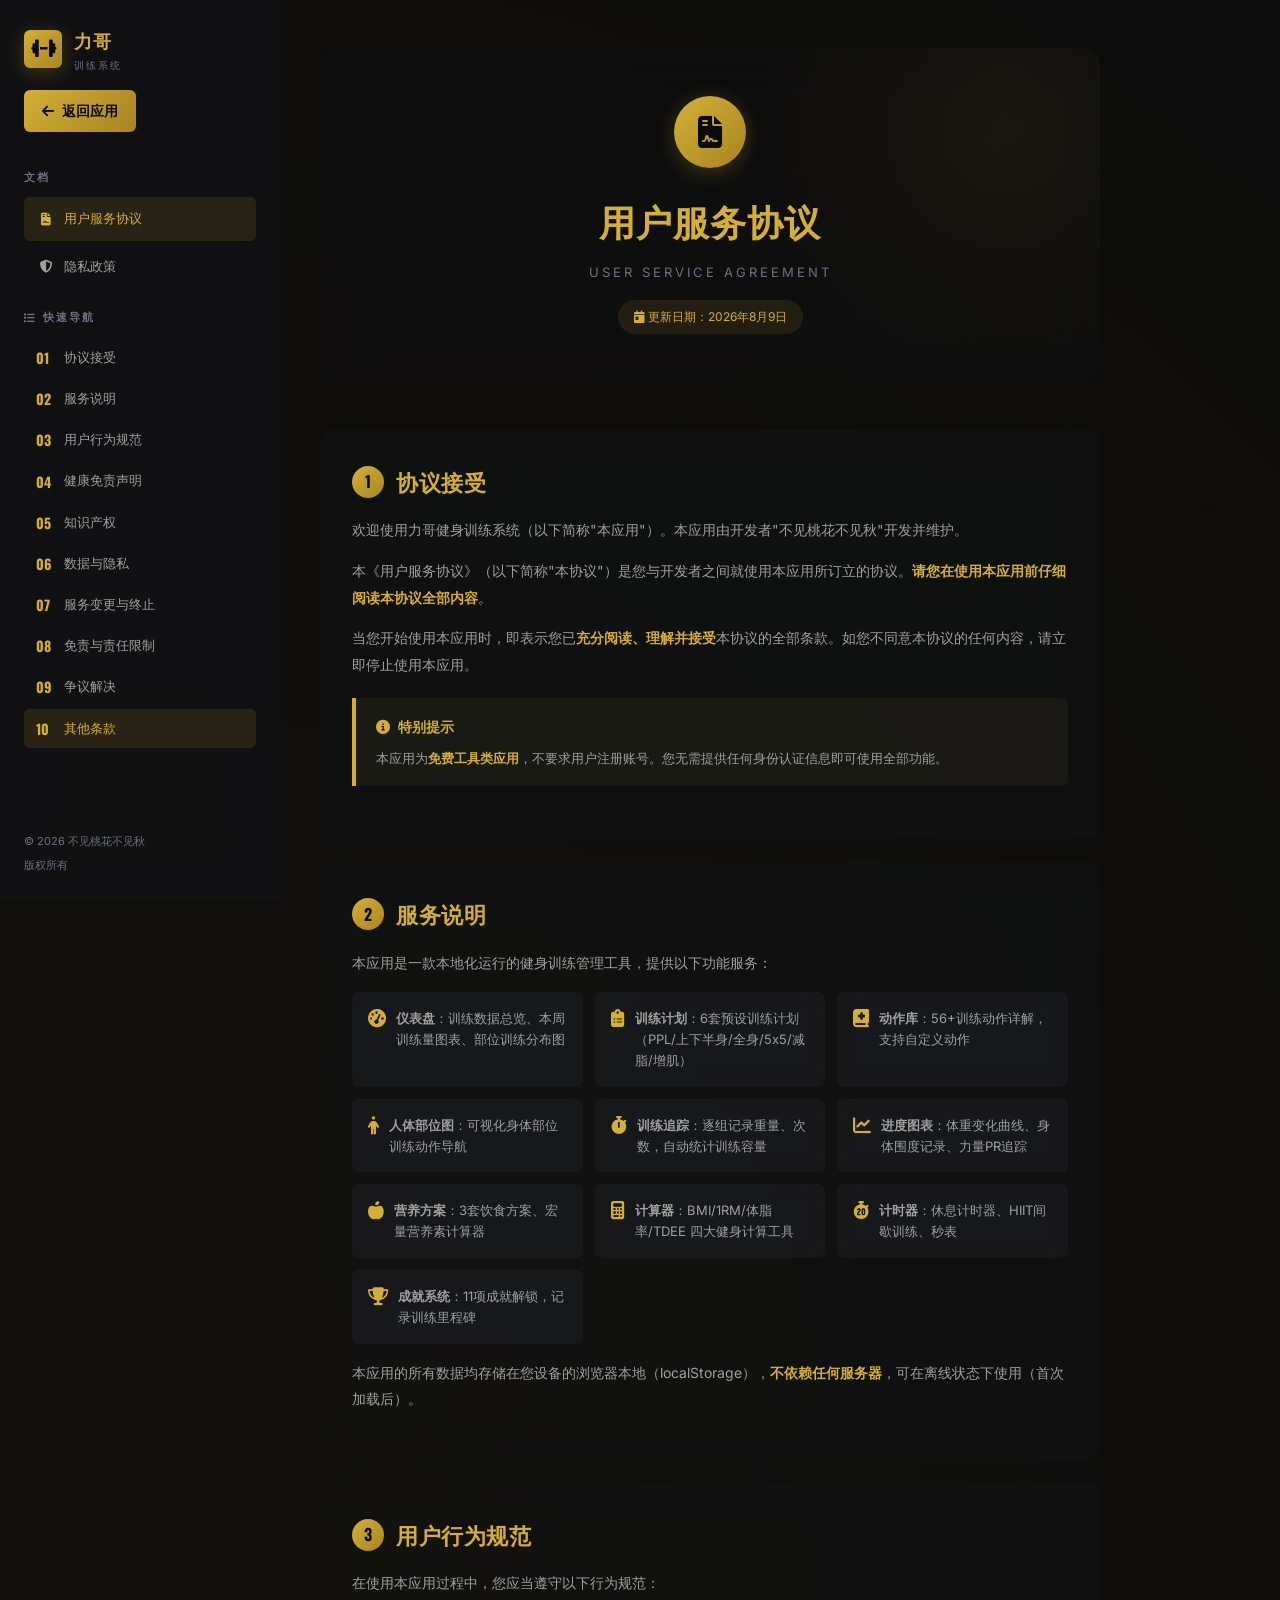
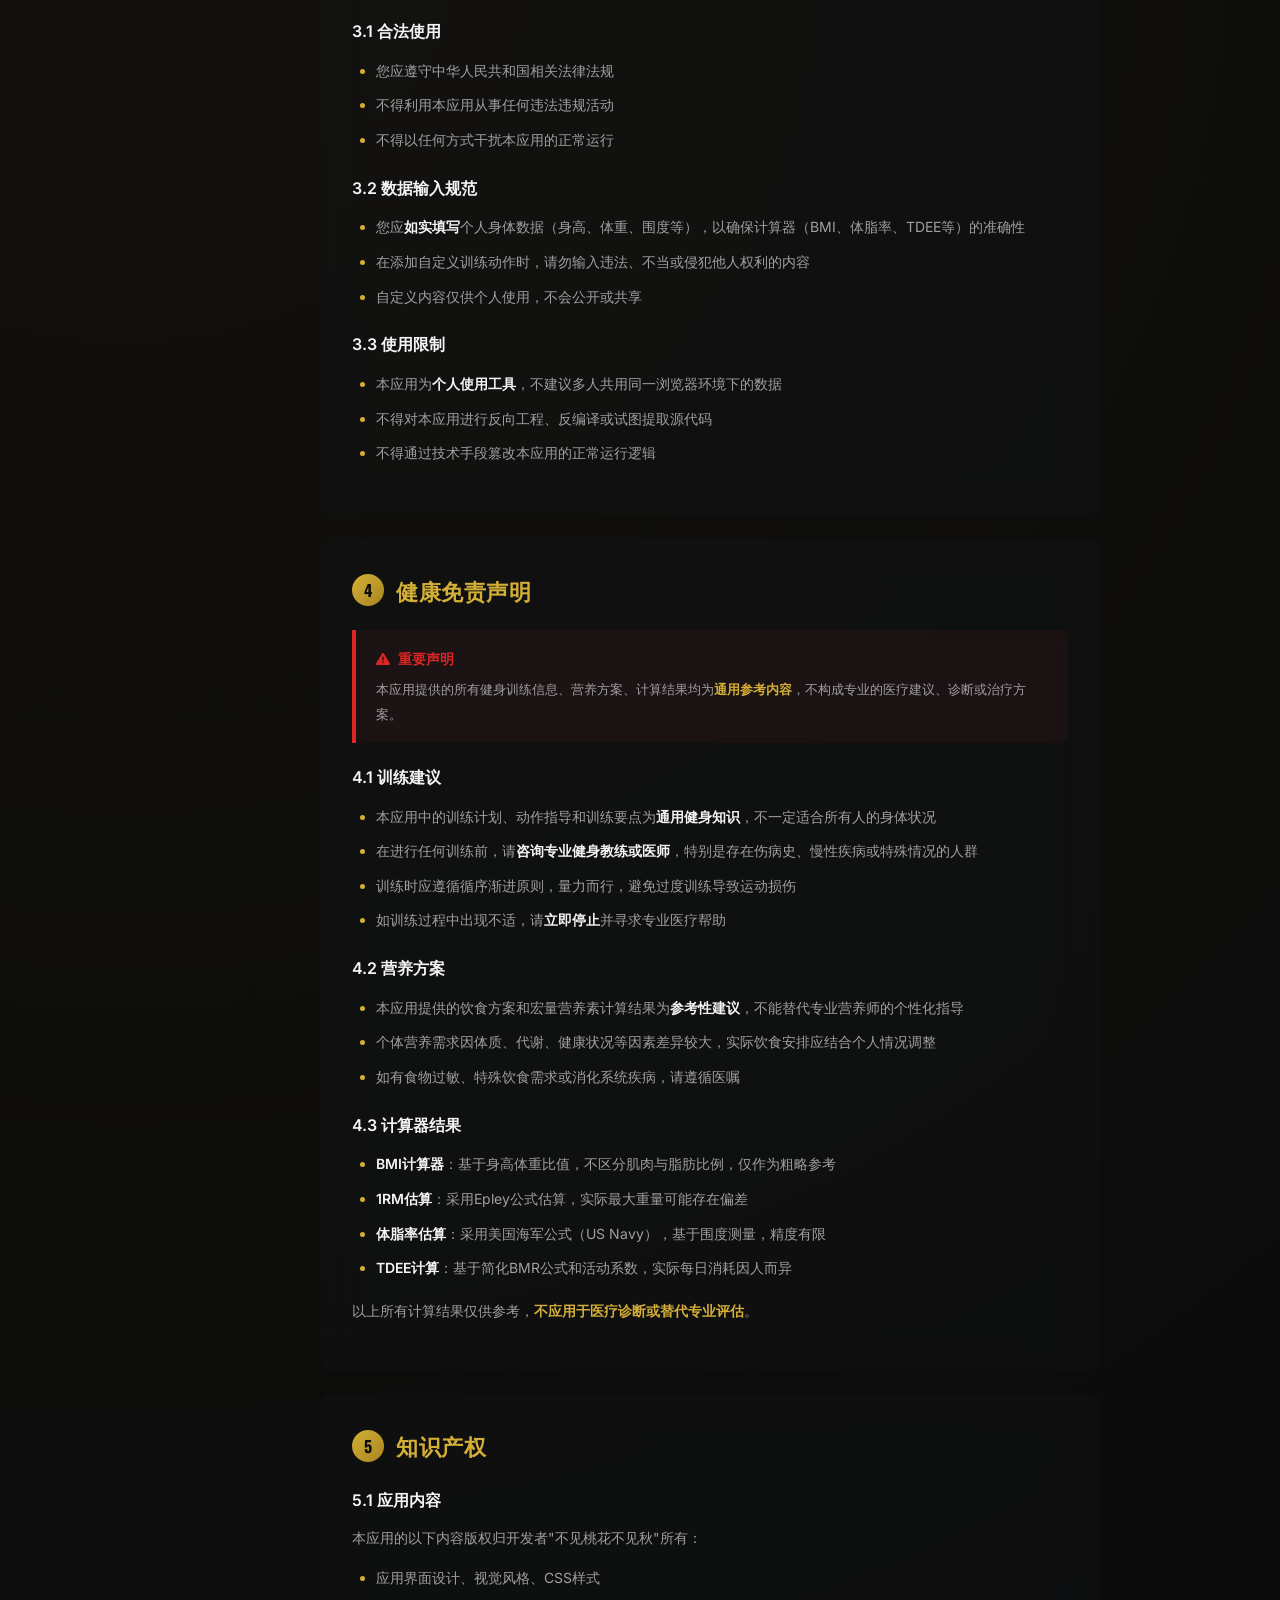
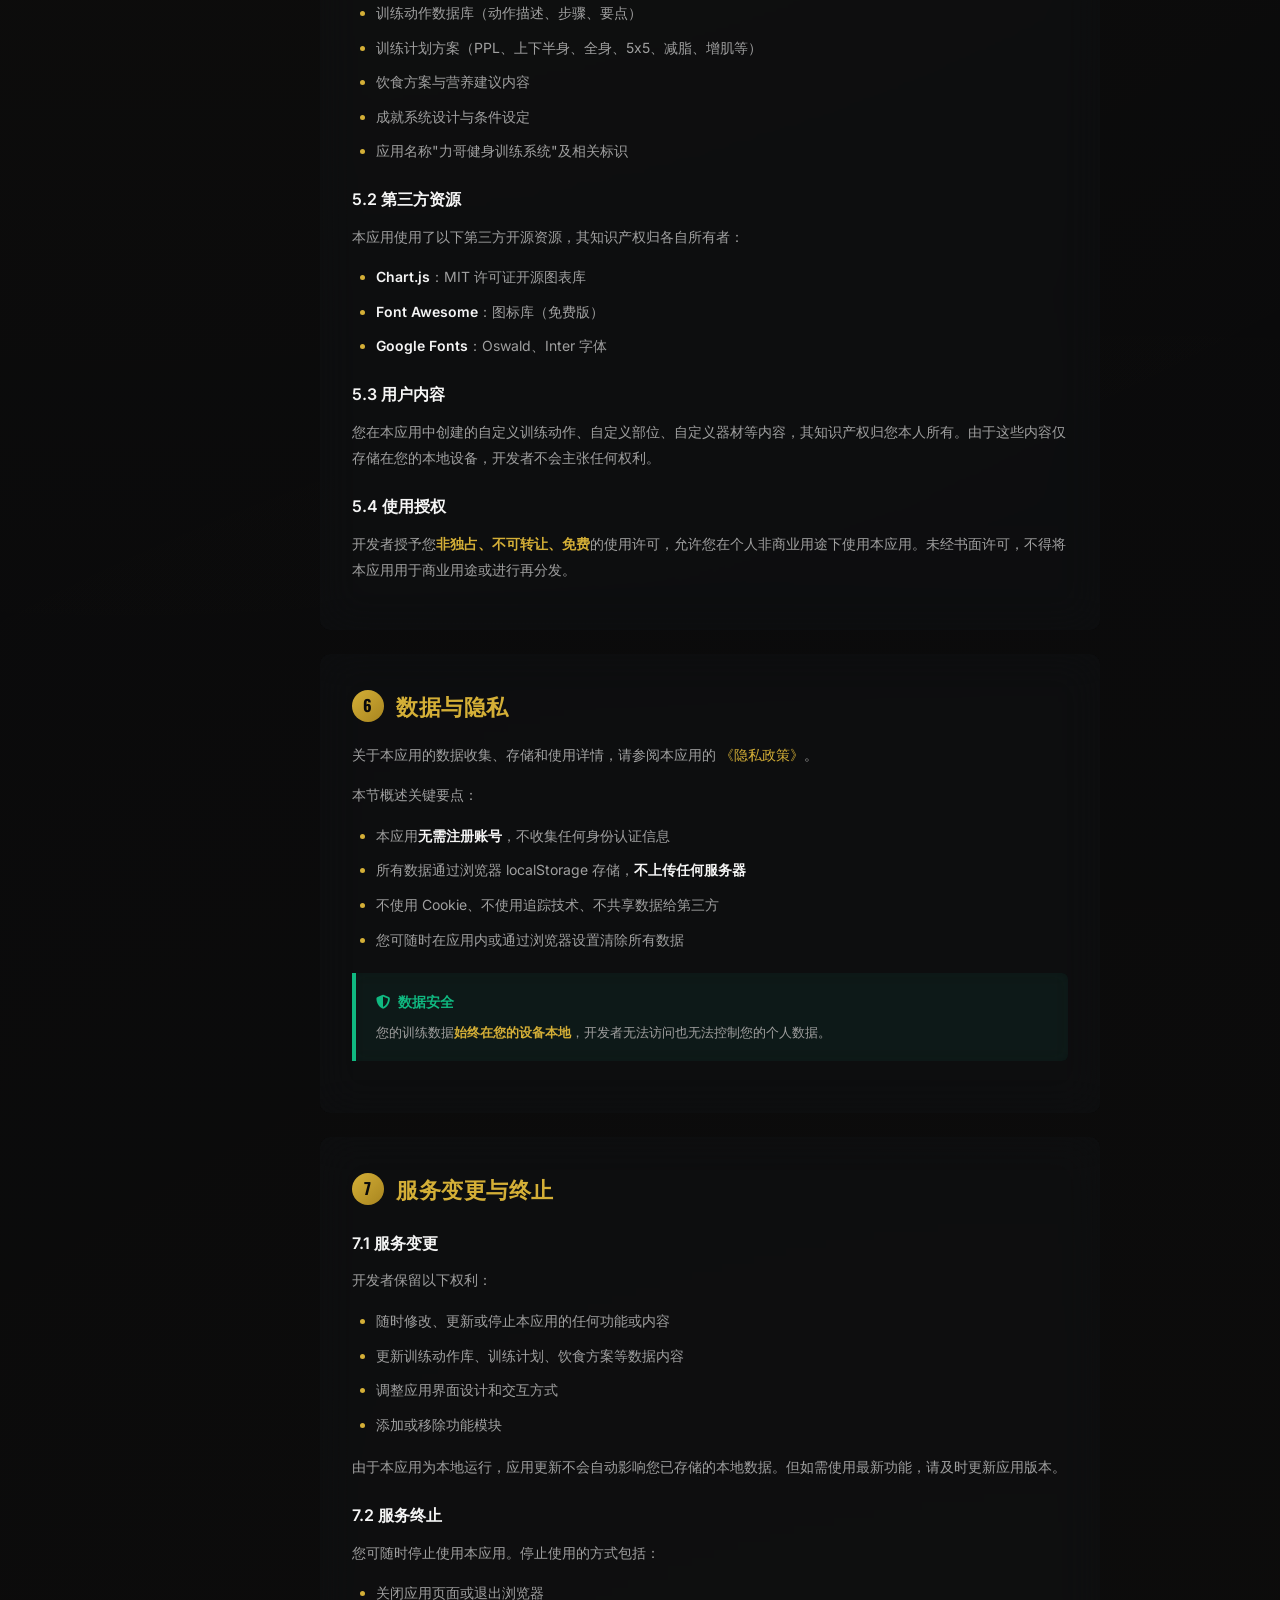
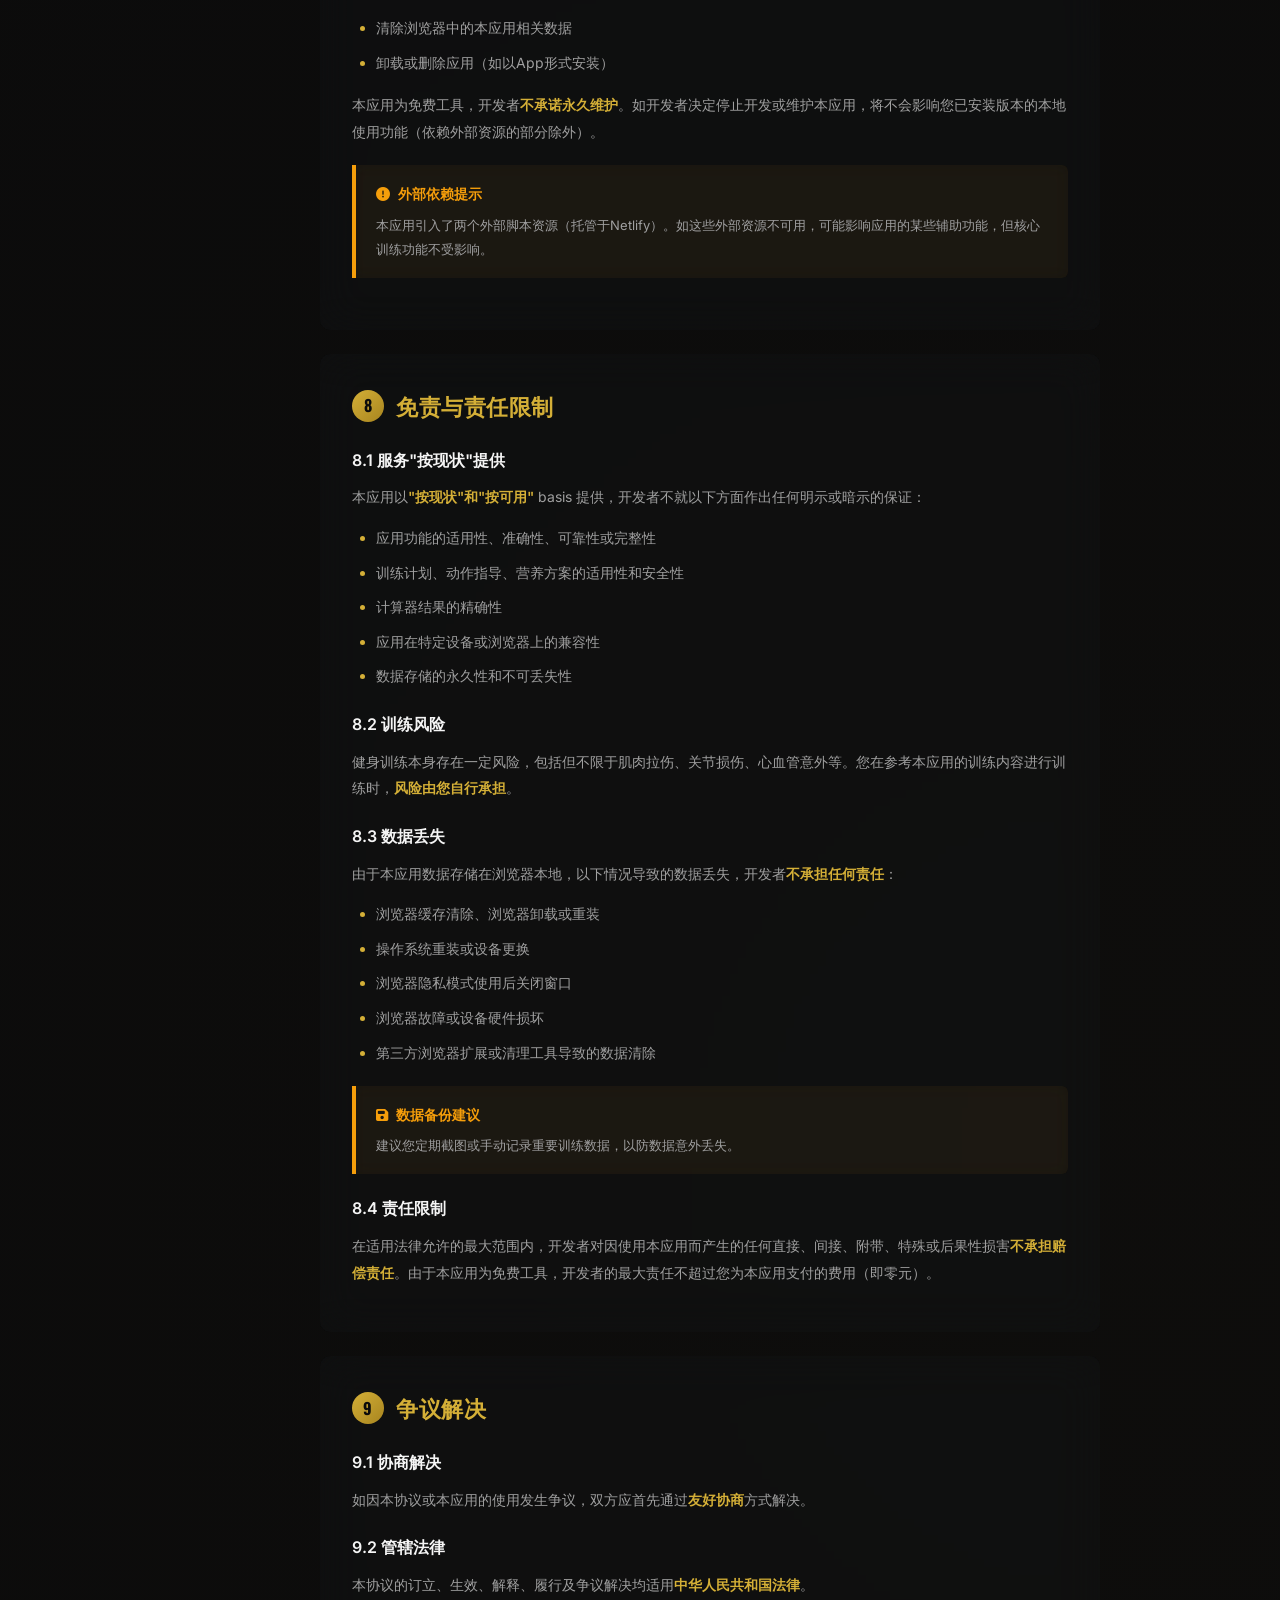
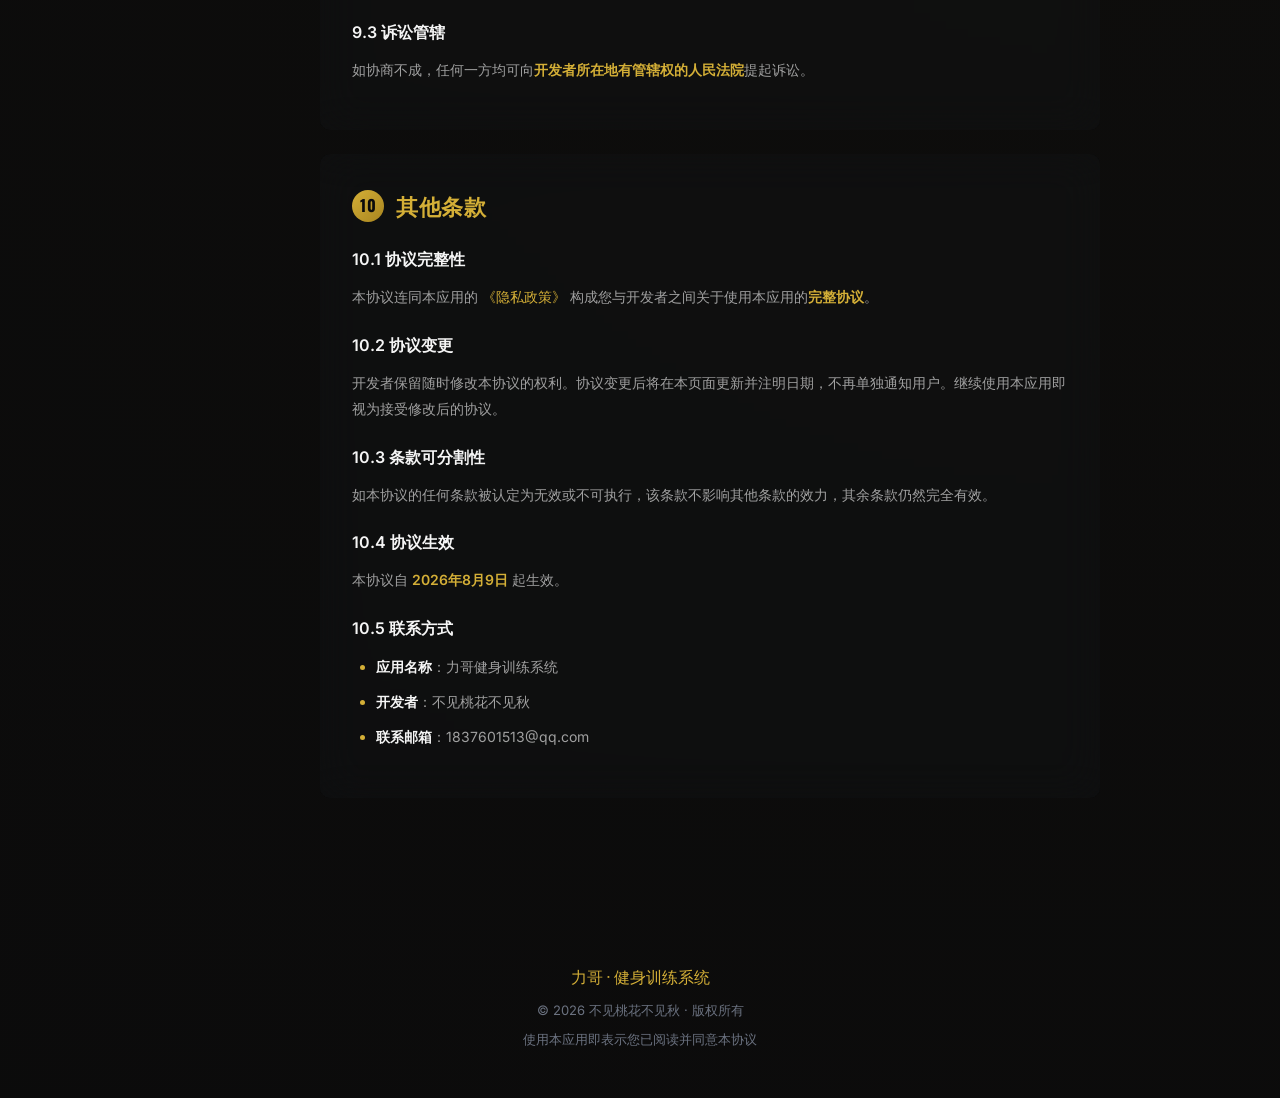
<file: userservices.html>
<!DOCTYPE html>
<html lang="zh-CN">
<head>
<meta charset="UTF-8">
<meta name="viewport" content="width=device-width,initial-scale=1.0">
<title>用户服务协议 · 力哥健身训练系统</title>
<link rel="icon" href="favicon.png">
<link rel="stylesheet" href="lib/fontawesome/css/all.min.css">
<link rel="stylesheet" href="lib/google-fonts/fonts.css">
<style>
:root{
  --bg-darkest:#0a0a0b;
  --bg-dark:#121316;
  --bg-card:#1a1c20;
  --bg-card-hover:#22252b;
  --bg-elevated:#2a2d34;
  --gold:#d4af37;
  --gold-light:#e8c454;
  --gold-dark:#a8851f;
  --red:#dc2626;
  --red-dark:#991b1b;
  --green:#10b981;
  --blue:#3b82f6;
  --orange:#f59e0b;
  --text-primary:#f5f5f5;
  --text-secondary:#a0a0a0;
  --text-muted:#6b7280;
  --border:#2a2d34;
  --border-light:#3a3d44;
  --shadow:0 4px 20px rgba(0,0,0,0.4);
  --shadow-gold:0 4px 20px rgba(212,175,55,0.25);
  --radius:10px;
  --radius-sm:6px;
  --radius-lg:16px;
  --transition:all 0.25s cubic-bezier(0.4,0,0.2,1);
}
*{margin:0;padding:0;box-sizing:border-box;}
html{scroll-behavior:smooth;}
body{
  font-family:'Inter','Segoe UI',system-ui,sans-serif;
  background:
    radial-gradient(circle at 10% 20%, rgba(212,175,55,0.04), transparent 40%),
    radial-gradient(circle at 90% 80%, rgba(212,175,55,0.02), transparent 45%),
    var(--bg-darkest);
  color:var(--text-primary);
  line-height:1.8;
  font-size:15px;
  -webkit-font-smoothing:antialiased;
}
::-webkit-scrollbar{width:8px;}
::-webkit-scrollbar-track{background:var(--bg-dark);}
::-webkit-scrollbar-thumb{background:var(--border-light);border-radius:4px;}
::-webkit-scrollbar-thumb:hover{background:var(--gold-dark);}
/* 侧边栏 透明毛玻璃 无边框 */
.sidebar{
  position:fixed;top:0;left:0;bottom:0;
  width:280px;
  background:rgba(18,19,22,0.72);
  backdrop-filter:blur(24px);
  -webkit-backdrop-filter: blur(24px);
  display:flex;flex-direction:column;
  z-index:100;
  overflow-y:auto;
  transition:transform 0.3s cubic-bezier(0.4,0,0.2,1);
  border: none;
}
.sidebar-header{
  padding:24px 24px 20px;
}
.sidebar-logo{
  display:flex;align-items:center;gap:12px;
  text-decoration:none;color:inherit;
  margin-bottom:16px;
}
.sidebar-logo-icon{
  width:38px;height:38px;
  background:linear-gradient(135deg,var(--gold) 0%,var(--gold-dark) 100%);
  border-radius:var(--radius-sm);
  display:flex;align-items:center;justify-content:center;
  color:var(--bg-darkest);font-size:20px;
  box-shadow:var(--shadow-gold);
  flex-shrink:0;
  border: none;
}
.sidebar-logo h1{
  font-family:'Oswald',sans-serif;
  font-size:18px;font-weight:600;
  color:var(--gold);letter-spacing:1px;
}
.sidebar-logo span{
  font-size:10px;color:var(--text-muted);
  letter-spacing:2px;text-transform:uppercase;display:block;
}
.sidebar-back{
  display:inline-flex;align-items:center;gap:8px;
  padding:8px 18px;
  background:linear-gradient(135deg,var(--gold) 0%,var(--gold-dark) 100%);
  color:var(--bg-darkest);
  border:none;border-radius:var(--radius-sm);
  font-size:14px;font-weight:600;
  cursor:pointer;text-decoration:none;
  transition:var(--transition);
  width:fit-content;
}
.sidebar-back:hover{transform:translateY(-1px);box-shadow:var(--shadow-gold);}
/* 文档切换导航 */
.sidebar-nav{
  padding:16px 24px;
}
.sidebar-nav-title{
  font-size:11px;font-weight:600;
  color:var(--text-muted);
  letter-spacing:2px;text-transform:uppercase;
  margin-bottom:10px;
}
.sidebar-page-link{
  display:flex;align-items:center;gap:10px;
  padding:10px 14px;
  border-radius:var(--radius-sm);
  color:var(--text-secondary);
  text-decoration:none;
  font-size:13px;
  transition:var(--transition);
  margin-bottom:4px;
  border: none;
}
.sidebar-page-link i{width:16px;text-align:center;flex-shrink:0;}
.sidebar-page-link:hover{
  background:rgba(42,45,52,0.3);
  color:var(--gold);
}
.sidebar-page-link.active{
  background:rgba(212,175,55,0.12);
  color:var(--gold);
}
/* 侧边目录 */
.sidebar-toc{
  padding:0 24px 16px;
  flex:1;
}
.sidebar-toc-title{
  font-size:11px;font-weight:600;
  color:var(--text-muted);
  letter-spacing:2px;text-transform:uppercase;
  margin-bottom:10px;
  display:flex;align-items:center;gap:6px;
}
.sidebar-toc-list{
  list-style:none;padding:0;margin:0;
}
.sidebar-toc-list li{margin-bottom:2px;}
.sidebar-toc-list a{
  display:flex;align-items:center;gap:8px;
  padding:7px 12px;
  border-radius:var(--radius-sm);
  color:var(--text-secondary);
  text-decoration:none;
  font-size:13px;
  transition:var(--transition);
  border: none;
}
.sidebar-toc-list a:hover{
  background:rgba(42,45,52,0.3);
  color:var(--gold);
}
.sidebar-toc-list a.active{
  background:rgba(212,175,55,0.12);
  color:var(--gold);
}
.toc-num{
  font-family:'Oswald',sans-serif;
  font-weight:700;color:var(--gold);
  font-size:14px;min-width:20px;
}
.sidebar-footer{
  margin-top:auto;
  padding:20px 24px;
  border: none;
}
.sidebar-footer p{font-size:11px;color:var(--text-muted);margin-bottom:4px;}
/* 移动端侧边栏按钮 */
.sidebar-toggle{
  display:none;
  position:fixed;top:16px;left:16px;z-index:101;
  width:40px;height:40px;
  background:rgba(18,19,22,0.72);
  backdrop-filter:blur(20px);
  -webkit-backdrop-filter: blur(20px);
  border:none;border-radius:var(--radius-sm);
  color:var(--gold);font-size:18px;
  cursor:pointer;
  align-items:center;justify-content:center;
}
.sidebar-overlay{
  display:none;
  position:fixed;inset:0;
  background:rgba(0,0,0,0.5);
  z-index:99;
  opacity:0;transition:opacity 0.3s;
  border: none;
}
.sidebar-overlay.show{display:block;opacity:1;}
/* 主内容容器 */
.content-wrap{
  margin-left:280px;
  max-width:860px;
  padding:48px 40px 60px;
}
/* 顶部Hero透明毛玻璃模块 */
.policy-hero{
  text-align:center;
  margin-bottom:48px;
  padding:48px 32px;
  background:rgba(18,19,22,0.28);
  backdrop-filter: blur(22px);
  -webkit-backdrop-filter: blur(22px);
  border:none;
  border-radius:var(--radius-lg);
  position:relative;overflow:hidden;
}
.policy-hero::before{
  content:'';position:absolute;top:-50%;right:-20%;
  width:500px;height:500px;
  background:radial-gradient(circle,rgba(212,175,55,0.06) 0%,transparent 70%);
  pointer-events:none;
}
.policy-hero-icon{
  width:72px;height:72px;margin:0 auto 20px;
  background:linear-gradient(135deg,var(--gold) 0%,var(--gold-dark) 100%);
  border-radius:50%;
  display:flex;align-items:center;justify-content:center;
  color:var(--bg-darkest);font-size:32px;
  box-shadow:var(--shadow-gold);
  border: none;
}
.policy-hero h1{
  font-family:'Oswald',sans-serif;
  font-size:36px;font-weight:700;
  color:var(--gold);letter-spacing:1px;
  margin-bottom:8px;
}
.policy-hero .subtitle{
  font-size:13px;color:var(--text-muted);
  letter-spacing:3px;text-transform:uppercase;
}
.policy-hero .update-date{
  margin-top:16px;
  display:inline-block;
  padding:6px 16px;
  background:rgba(212,175,55,0.1);
  border:none;
  border-radius:20px;
  font-size:12px;color:var(--gold);
}
/* 内容卡片 核心透明无框样式 */
.card{
  background:rgba(26,28,32,0.22);
  backdrop-filter: blur(20px);
  -webkit-backdrop-filter: blur(20px);
  border:none;
  border-radius:var(--radius);
  padding:32px;
  margin-bottom:24px;
  transition:var(--transition);
}
.card:hover{
  background:rgba(26,28,32,0.35);
}
.section-num{
  display:inline-flex;align-items:center;justify-content:center;
  width:32px;height:32px;
  background:linear-gradient(135deg,var(--gold) 0%,var(--gold-dark) 100%);
  border-radius:50%;
  color:var(--bg-darkest);
  font-family:'Oswald',sans-serif;
  font-size:16px;font-weight:700;
  margin-right:12px;
  flex-shrink:0;
  border: none;
}
.card h2{
  display:flex;align-items:center;
  font-family:'Oswald',sans-serif;
  font-size:22px;font-weight:600;
  color:var(--gold);
  margin-bottom:16px;
  letter-spacing:0.5px;
}
.card h3{
  font-size:16px;font-weight:600;
  color:var(--text-primary);
  margin-top:20px;margin-bottom:10px;
}
.card p{
  color:var(--text-secondary);
  margin-bottom:14px;
  font-size:14px;line-height:1.9;
}
.card p strong{color:var(--gold);font-weight:600;}
.card ul,.card ol{
  margin:12px 0 16px 0;
  padding-left:24px;
}
.card li{
  color:var(--text-secondary);
  margin-bottom:8px;
  font-size:14px;line-height:1.9;
}
.card li::marker{color:var(--gold);}
.card li strong{color:var(--text-primary);font-weight:600;}
/* 提示框 仅保留左侧彩色竖线，无四周边框 */
.callout{
  background:rgba(212,175,55,0.05);
  backdrop-filter: blur(8px);
  border-left:4px solid var(--gold);
  border-radius:0 var(--radius-sm) var(--radius-sm) 0;
  padding:16px 20px;
  margin:20px 0;
  border-top:none;
  border-right:none;
  border-bottom:none;
}
.callout-title{
  color:var(--gold);font-weight:600;
  font-size:14px;margin-bottom:6px;
  display:flex;align-items:center;gap:8px;
}
.callout p{margin-bottom:0;color:var(--text-secondary);font-size:13px;}
.callout.warn{
  background:rgba(245,158,11,0.05);
  border-left-color:var(--orange);
}
.callout.warn .callout-title{color:var(--orange);}
.callout.danger{
  background:rgba(220,38,38,0.05);
  border-left-color:var(--red);
}
.callout.danger .callout-title{color:var(--red);}
.callout.success{
  background:rgba(16,185,129,0.05);
  border-left-color:var(--green);
}
.callout.success .callout-title{color:var(--green);}
/* 功能列表项 透明无框 */
.feature-list{
  display:grid;
  grid-template-columns:repeat(auto-fit,minmax(200px,1fr));
  gap:12px;
  margin:16px 0;
}
.feature-item{
  background:rgba(42,45,52,0.25);
  backdrop-filter: blur(12px);
  -webkit-backdrop-filter: blur(12px);
  border:none;
  border-radius:var(--radius-sm);
  padding:16px;
  display:flex;align-items:flex-start;gap:10px;
}
.feature-item i{
  color:var(--gold);font-size:18px;
  margin-top:2px;flex-shrink:0;
}
.feature-item span{
  font-size:13px;color:var(--text-secondary);line-height:1.6;
}
.clause-id{
  display:inline-block;
  font-family:'Oswald',sans-serif;
  font-size:12px;font-weight:600;
  color:var(--gold-dark);
  margin-right:6px;
}
/* 底部页脚 */
.footer{
  text-align:center;
  padding:40px 24px;
  border-top:none;
  margin-top:40px;
}
.footer p{font-size:13px;color:var(--text-muted);margin-bottom:6px;}
.footer .footer-brand{
  font-family:'Oswald',sans-serif;
  font-size:16px;color:var(--gold);
  margin-bottom:8px;
}
/* 移动端适配 */
@media(max-width:768px){
  .sidebar{
    transform:translateX(-100%);
  }
  .sidebar.open{
    transform:translateX(0);
  }
  .sidebar-toggle{
    display:flex;
  }
  .content-wrap{
    margin-left:0;
    padding:72px 16px 40px;
  }
  .policy-hero{padding:32px 20px;}
  .policy-hero h1{font-size:28px;}
  .card{padding:24px 20px;}
  .card h2{font-size:18px;}
  .feature-list{grid-template-columns:1fr;}
}
</style>
</head>
<body>
<!-- 侧边导航栏 -->
<aside class="sidebar" id="sidebar">
  <div class="sidebar-header">
    <a href="index.html" class="sidebar-logo">
      <div class="sidebar-logo-icon"><i class="fa-solid fa-dumbbell"></i></div>
      <div>
        <h1>力哥</h1>
        <span>训练系统</span>
      </div>
    </a>
    <a href="" class="sidebar-back">
      <i class="fa-solid fa-arrow-left"></i> <span>返回应用</span>
    </a>
  </div>
  <div class="sidebar-nav">
    <div class="sidebar-nav-title">文档</div>
    <a href="userservices.html" class="sidebar-page-link active"><i class="fa-solid fa-file-contract"></i> 用户服务协议</a>
    <a href="privacy.html" class="sidebar-page-link"><i class="fa-solid fa-shield-halved"></i> 隐私政策</a>
  </div>
  <nav class="sidebar-toc">
    <div class="sidebar-toc-title"><i class="fa-solid fa-list"></i> 快速导航</div>
    <ul class="sidebar-toc-list">
      <li><a href="#s1"><span class="toc-num">01</span> 协议接受</a></li>
      <li><a href="#s2"><span class="toc-num">02</span> 服务说明</a></li>
      <li><a href="#s3"><span class="toc-num">03</span> 用户行为规范</a></li>
      <li><a href="#s4"><span class="toc-num">04</span> 健康免责声明</a></li>
      <li><a href="#s5"><span class="toc-num">05</span> 知识产权</a></li>
      <li><a href="#s6"><span class="toc-num">06</span> 数据与隐私</a></li>
      <li><a href="#s7"><span class="toc-num">07</span> 服务变更与终止</a></li>
      <li><a href="#s8"><span class="toc-num">08</span> 免责与责任限制</a></li>
      <li><a href="#s9"><span class="toc-num">09</span> 争议解决</a></li>
      <li><a href="#s10"><span class="toc-num">10</span> 其他条款</a></li>
    </ul>
  </nav>
  <div class="sidebar-footer">
    <p>© 2026 不见桃花不见秋</p>
    <p>版权所有</p>
  </div>
</aside>
<button class="sidebar-toggle" id="sidebarToggle" aria-label="菜单">
  <i class="fa-solid fa-bars"></i>
</button>
<div class="sidebar-overlay" id="sidebarOverlay"></div>
<div class="content-wrap">
  <!-- 顶部标题区域 -->
  <div class="policy-hero">
    <div class="policy-hero-icon"><i class="fa-solid fa-file-contract"></i></div>
    <h1>用户服务协议</h1>
    <div class="subtitle">USER SERVICE AGREEMENT</div>
    <div class="update-date"><i class="fa-solid fa-calendar-day"></i> 更新日期：2026年8月9日</div>
  </div>
  <!-- 章节1 协议接受 -->
  <div class="card" id="s1">
    <h2><span class="section-num">1</span> 协议接受</h2>
    <p>欢迎使用力哥健身训练系统（以下简称"本应用"）。本应用由开发者"不见桃花不见秋"开发并维护。</p>
    <p>本《用户服务协议》（以下简称"本协议"）是您与开发者之间就使用本应用所订立的协议。<strong>请您在使用本应用前仔细阅读本协议全部内容</strong>。</p>
    <p>当您开始使用本应用时，即表示您已<strong>充分阅读、理解并接受</strong>本协议的全部条款。如您不同意本协议的任何内容，请立即停止使用本应用。</p>
    <div class="callout">
      <div class="callout-title"><i class="fa-solid fa-circle-info"></i> 特别提示</div>
      <p>本应用为<strong>免费工具类应用</strong>，不要求用户注册账号。您无需提供任何身份认证信息即可使用全部功能。</p>
    </div>
  </div>
  <!-- 章节2 服务说明 -->
  <div class="card" id="s2">
    <h2><span class="section-num">2</span> 服务说明</h2>
    <p>本应用是一款本地化运行的健身训练管理工具，提供以下功能服务：</p>
    <div class="feature-list">
      <div class="feature-item">
        <i class="fa-solid fa-gauge-high"></i>
        <span><strong>仪表盘</strong>：训练数据总览、本周训练量图表、部位训练分布图</span>
      </div>
      <div class="feature-item">
        <i class="fa-solid fa-clipboard-list"></i>
        <span><strong>训练计划</strong>：6套预设训练计划（PPL/上下半身/全身/5x5/减脂/增肌）</span>
      </div>
      <div class="feature-item">
        <i class="fa-solid fa-book-medical"></i>
        <span><strong>动作库</strong>：56+训练动作详解，支持自定义动作</span>
      </div>
      <div class="feature-item">
        <i class="fa-solid fa-person"></i>
        <span><strong>人体部位图</strong>：可视化身体部位训练动作导航</span>
      </div>
      <div class="feature-item">
        <i class="fa-solid fa-stopwatch"></i>
        <span><strong>训练追踪</strong>：逐组记录重量、次数，自动统计训练容量</span>
      </div>
      <div class="feature-item">
        <i class="fa-solid fa-chart-line"></i>
        <span><strong>进度图表</strong>：体重变化曲线、身体围度记录、力量PR追踪</span>
      </div>
      <div class="feature-item">
        <i class="fa-solid fa-apple-whole"></i>
        <span><strong>营养方案</strong>：3套饮食方案、宏量营养素计算器</span>
      </div>
      <div class="feature-item">
        <i class="fa-solid fa-calculator"></i>
        <span><strong>计算器</strong>：BMI/1RM/体脂率/TDEE 四大健身计算工具</span>
      </div>
      <div class="feature-item">
        <i class="fa-solid fa-stopwatch-20"></i>
        <span><strong>计时器</strong>：休息计时器、HIIT间歇训练、秒表</span>
      </div>
      <div class="feature-item">
        <i class="fa-solid fa-trophy"></i>
        <span><strong>成就系统</strong>：11项成就解锁，记录训练里程碑</span>
      </div>
    </div>
    <p>本应用的所有数据均存储在您设备的浏览器本地（localStorage），<strong>不依赖任何服务器</strong>，可在离线状态下使用（首次加载后）。</p>
  </div>
  <!-- 章节3 用户行为规范 -->
  <div class="card" id="s3">
    <h2><span class="section-num">3</span> 用户行为规范</h2>
    <p>在使用本应用过程中，您应当遵守以下行为规范：</p>
    <h3>3.1 合法使用</h3>
    <ul>
      <li>您应遵守中华人民共和国相关法律法规</li>
      <li>不得利用本应用从事任何违法违规活动</li>
      <li>不得以任何方式干扰本应用的正常运行</li>
    </ul>
    <h3>3.2 数据输入规范</h3>
    <ul>
      <li>您应<strong>如实填写</strong>个人身体数据（身高、体重、围度等），以确保计算器（BMI、体脂率、TDEE等）的准确性</li>
      <li>在添加自定义训练动作时，请勿输入违法、不当或侵犯他人权利的内容</li>
      <li>自定义内容仅供个人使用，不会公开或共享</li>
    </ul>
    <h3>3.3 使用限制</h3>
    <ul>
      <li>本应用为<strong>个人使用工具</strong>，不建议多人共用同一浏览器环境下的数据</li>
      <li>不得对本应用进行反向工程、反编译或试图提取源代码</li>
      <li>不得通过技术手段篡改本应用的正常运行逻辑</li>
    </ul>
  </div>
  <!-- 章节4 健康免责声明 -->
  <div class="card" id="s4">
    <h2><span class="section-num">4</span> 健康免责声明</h2>
    <div class="callout danger">
      <div class="callout-title"><i class="fa-solid fa-triangle-exclamation"></i> 重要声明</div>
      <p>本应用提供的所有健身训练信息、营养方案、计算结果均为<strong>通用参考内容</strong>，不构成专业的医疗建议、诊断或治疗方案。</p>
    </div>
    <h3>4.1 训练建议</h3>
    <ul>
      <li>本应用中的训练计划、动作指导和训练要点为<strong>通用健身知识</strong>，不一定适合所有人的身体状况</li>
      <li>在进行任何训练前，请<strong>咨询专业健身教练或医师</strong>，特别是存在伤病史、慢性疾病或特殊情况的人群</li>
      <li>训练时应遵循循序渐进原则，量力而行，避免过度训练导致运动损伤</li>
      <li>如训练过程中出现不适，请<strong>立即停止</strong>并寻求专业医疗帮助</li>
    </ul>
    <h3>4.2 营养方案</h3>
    <ul>
      <li>本应用提供的饮食方案和宏量营养素计算结果为<strong>参考性建议</strong>，不能替代专业营养师的个性化指导</li>
      <li>个体营养需求因体质、代谢、健康状况等因素差异较大，实际饮食安排应结合个人情况调整</li>
      <li>如有食物过敏、特殊饮食需求或消化系统疾病，请遵循医嘱</li>
    </ul>
    <h3>4.3 计算器结果</h3>
    <ul>
      <li><strong>BMI计算器</strong>：基于身高体重比值，不区分肌肉与脂肪比例，仅作为粗略参考</li>
      <li><strong>1RM估算</strong>：采用Epley公式估算，实际最大重量可能存在偏差</li>
      <li><strong>体脂率估算</strong>：采用美国海军公式（US Navy），基于围度测量，精度有限</li>
      <li><strong>TDEE计算</strong>：基于简化BMR公式和活动系数，实际每日消耗因人而异</li>
    </ul>
    <p>以上所有计算结果仅供参考，<strong>不应用于医疗诊断或替代专业评估</strong>。</p>
  </div>
  <!-- 章节5 知识产权 -->
  <div class="card" id="s5">
    <h2><span class="section-num">5</span> 知识产权</h2>
    <h3>5.1 应用内容</h3>
    <p>本应用的以下内容版权归开发者"不见桃花不见秋"所有：</p>
    <ul>
      <li>应用界面设计、视觉风格、CSS样式</li>
      <li>训练动作数据库（动作描述、步骤、要点）</li>
      <li>训练计划方案（PPL、上下半身、全身、5x5、减脂、增肌等）</li>
      <li>饮食方案与营养建议内容</li>
      <li>成就系统设计与条件设定</li>
      <li>应用名称"力哥健身训练系统"及相关标识</li>
    </ul>
    <h3>5.2 第三方资源</h3>
    <p>本应用使用了以下第三方开源资源，其知识产权归各自所有者：</p>
    <ul>
      <li><strong>Chart.js</strong>：MIT 许可证开源图表库</li>
      <li><strong>Font Awesome</strong>：图标库（免费版）</li>
      <li><strong>Google Fonts</strong>：Oswald、Inter 字体</li>
    </ul>
    <h3>5.3 用户内容</h3>
    <p>您在本应用中创建的自定义训练动作、自定义部位、自定义器材等内容，其知识产权归您本人所有。由于这些内容仅存储在您的本地设备，开发者不会主张任何权利。</p>
    <h3>5.4 使用授权</h3>
    <p>开发者授予您<strong>非独占、不可转让、免费</strong>的使用许可，允许您在个人非商业用途下使用本应用。未经书面许可，不得将本应用用于商业用途或进行再分发。</p>
  </div>
  <!-- 章节6 数据与隐私 -->
  <div class="card" id="s6">
    <h2><span class="section-num">6</span> 数据与隐私</h2>
    <p>关于本应用的数据收集、存储和使用详情，请参阅本应用的 <a href="privacy.html" style="color:var(--gold);text-decoration:none;">《隐私政策》</a>。</p>
    <p>本节概述关键要点：</p>
    <ul>
      <li>本应用<strong>无需注册账号</strong>，不收集任何身份认证信息</li>
      <li>所有数据通过浏览器 localStorage 存储，<strong>不上传任何服务器</strong></li>
      <li>不使用 Cookie、不使用追踪技术、不共享数据给第三方</li>
      <li>您可随时在应用内或通过浏览器设置清除所有数据</li>
    </ul>
    <div class="callout success">
      <div class="callout-title"><i class="fa-solid fa-shield-halved"></i> 数据安全</div>
      <p>您的训练数据<strong>始终在您的设备本地</strong>，开发者无法访问也无法控制您的个人数据。</p>
    </div>
  </div>
  <!-- 章节7 服务变更与终止 -->
  <div class="card" id="s7">
    <h2><span class="section-num">7</span> 服务变更与终止</h2>
    <h3>7.1 服务变更</h3>
    <p>开发者保留以下权利：</p>
    <ul>
      <li>随时修改、更新或停止本应用的任何功能或内容</li>
      <li>更新训练动作库、训练计划、饮食方案等数据内容</li>
      <li>调整应用界面设计和交互方式</li>
      <li>添加或移除功能模块</li>
    </ul>
    <p>由于本应用为本地运行，应用更新不会自动影响您已存储的本地数据。但如需使用最新功能，请及时更新应用版本。</p>
    <h3>7.2 服务终止</h3>
    <p>您可随时停止使用本应用。停止使用的方式包括：</p>
    <ul>
      <li>关闭应用页面或退出浏览器</li>
      <li>清除浏览器中的本应用相关数据</li>
      <li>卸载或删除应用（如以App形式安装）</li>
    </ul>
    <p>本应用为免费工具，开发者<strong>不承诺永久维护</strong>。如开发者决定停止开发或维护本应用，将不会影响您已安装版本的本地使用功能（依赖外部资源的部分除外）。</p>
    <div class="callout warn">
      <div class="callout-title"><i class="fa-solid fa-circle-exclamation"></i> 外部依赖提示</div>
      <p>本应用引入了两个外部脚本资源（托管于Netlify）。如这些外部资源不可用，可能影响应用的某些辅助功能，但核心训练功能不受影响。</p>
    </div>
  </div>
  <!-- 章节8 免责与责任限制 -->
  <div class="card" id="s8">
    <h2><span class="section-num">8</span> 免责与责任限制</h2>
    <h3>8.1 服务"按现状"提供</h3>
    <p>本应用以<strong>"按现状"和"按可用"</strong> basis 提供，开发者不就以下方面作出任何明示或暗示的保证：</p>
    <ul>
      <li>应用功能的适用性、准确性、可靠性或完整性</li>
      <li>训练计划、动作指导、营养方案的适用性和安全性</li>
      <li>计算器结果的精确性</li>
      <li>应用在特定设备或浏览器上的兼容性</li>
      <li>数据存储的永久性和不可丢失性</li>
    </ul>
    <h3>8.2 训练风险</h3>
    <p>健身训练本身存在一定风险，包括但不限于肌肉拉伤、关节损伤、心血管意外等。您在参考本应用的训练内容进行训练时，<strong>风险由您自行承担</strong>。</p>
    <h3>8.3 数据丢失</h3>
    <p>由于本应用数据存储在浏览器本地，以下情况导致的数据丢失，开发者<strong>不承担任何责任</strong>：</p>
    <ul>
      <li>浏览器缓存清除、浏览器卸载或重装</li>
      <li>操作系统重装或设备更换</li>
      <li>浏览器隐私模式使用后关闭窗口</li>
      <li>浏览器故障或设备硬件损坏</li>
      <li>第三方浏览器扩展或清理工具导致的数据清除</li>
    </ul>
    <div class="callout warn">
      <div class="callout-title"><i class="fa-solid fa-floppy-disk"></i> 数据备份建议</div>
      <p>建议您定期截图或手动记录重要训练数据，以防数据意外丢失。</p>
    </div>
    <h3>8.4 责任限制</h3>
    <p>在适用法律允许的最大范围内，开发者对因使用本应用而产生的任何直接、间接、附带、特殊或后果性损害<strong>不承担赔偿责任</strong>。由于本应用为免费工具，开发者的最大责任不超过您为本应用支付的费用（即零元）。</p>
  </div>
  <!-- 章节9 争议解决 -->
  <div class="card" id="s9">
    <h2><span class="section-num">9</span> 争议解决</h2>
    <h3>9.1 协商解决</h3>
    <p>如因本协议或本应用的使用发生争议，双方应首先通过<strong>友好协商</strong>方式解决。</p>
    <h3>9.2 管辖法律</h3>
    <p>本协议的订立、生效、解释、履行及争议解决均适用<strong>中华人民共和国法律</strong>。</p>
    <h3>9.3 诉讼管辖</h3>
    <p>如协商不成，任何一方均可向<strong>开发者所在地有管辖权的人民法院</strong>提起诉讼。</p>
  </div>
  <!-- 章节10 其他条款 -->
  <div class="card" id="s10">
    <h2><span class="section-num">10</span> 其他条款</h2>
    <h3>10.1 协议完整性</h3>
    <p>本协议连同本应用的 <a href="privacy.html" style="color:var(--gold);text-decoration:none;">《隐私政策》</a> 构成您与开发者之间关于使用本应用的<strong>完整协议</strong>。</p>
    <h3>10.2 协议变更</h3>
    <p>开发者保留随时修改本协议的权利。协议变更后将在本页面更新并注明日期，不再单独通知用户。继续使用本应用即视为接受修改后的协议。</p>
    <h3>10.3 条款可分割性</h3>
    <p>如本协议的任何条款被认定为无效或不可执行，该条款不影响其他条款的效力，其余条款仍然完全有效。</p>
    <h3>10.4 协议生效</h3>
    <p>本协议自 <strong>2026年8月9日</strong> 起生效。</p>
    <h3>10.5 联系方式</h3>
    <ul>
      <li><strong>应用名称</strong>：力哥健身训练系统</li>
      <li><strong>开发者</strong>：不见桃花不见秋</li>
      <li><strong>联系邮箱</strong>：1837601513@qq.com</li>
    </ul>
  </div>
</div>
<!-- 页面底部 -->
<footer class="footer">
  <div class="footer-brand">力哥 · 健身训练系统</div>
  <p>© 2026 不见桃花不见秋 · 版权所有</p>
  <p>使用本应用即表示您已阅读并同意本协议</p>
</footer>
<!-- 交互JS -->
<script>
(function(){
  var sidebar=document.getElementById('sidebar');
  var toggle=document.getElementById('sidebarToggle');
  var overlay=document.getElementById('sidebarOverlay');
  function openSidebar(){sidebar.classList.add('open');overlay.classList.add('show');}
  function closeSidebar(){sidebar.classList.remove('open');overlay.classList.remove('show');}
  toggle.addEventListener('click',function(){
    sidebar.classList.contains('open')?closeSidebar():openSidebar();
  });
  overlay.addEventListener('click',closeSidebar);
  document.querySelectorAll('.sidebar-toc-list a').forEach(function(link){
    link.addEventListener('click',function(){
      if(window.innerWidth<=768){closeSidebar();}
    });
  });
  // 滚动监听 高亮当前章节
  var sections=document.querySelectorAll('.card[id]');
  var tocLinks=document.querySelectorAll('.sidebar-toc-list a');
  if('IntersectionObserver' in window){
    var observer=new IntersectionObserver(function(entries){
      entries.forEach(function(entry){
        if(entry.isIntersecting){
          var id=entry.target.id;
          tocLinks.forEach(function(link){
            link.classList.toggle('active',link.getAttribute('href')==='#'+id);
          });
        }
      });
    },{rootMargin:'-20% 0px -70% 0px'});
    sections.forEach(function(s){observer.observe(s);});
  }
})();
</script>
</body>
</html>
</file>
<file: lib/google-fonts/fonts.css>
/* cyrillic-ext */
@font-face {
  font-family: 'Inter';
  font-style: normal;
  font-weight: 400;
  font-display: swap;
  src: url(fonts/UcC73FwrK3iLTeHuS_nVMrMxCp50SjIa2JL7SUc.woff2) format('woff2');
  unicode-range: U+0460-052F, U+1C80-1C8A, U+20B4, U+2DE0-2DFF, U+A640-A69F, U+FE2E-FE2F;
}
/* cyrillic */
@font-face {
  font-family: 'Inter';
  font-style: normal;
  font-weight: 400;
  font-display: swap;
  src: url(fonts/UcC73FwrK3iLTeHuS_nVMrMxCp50SjIa0ZL7SUc.woff2) format('woff2');
  unicode-range: U+0301, U+0400-045F, U+0490-0491, U+04B0-04B1, U+2116;
}
/* greek-ext */
@font-face {
  font-family: 'Inter';
  font-style: normal;
  font-weight: 400;
  font-display: swap;
  src: url(fonts/UcC73FwrK3iLTeHuS_nVMrMxCp50SjIa2ZL7SUc.woff2) format('woff2');
  unicode-range: U+1F00-1FFF;
}
/* greek */
@font-face {
  font-family: 'Inter';
  font-style: normal;
  font-weight: 400;
  font-display: swap;
  src: url(fonts/UcC73FwrK3iLTeHuS_nVMrMxCp50SjIa1pL7SUc.woff2) format('woff2');
  unicode-range: U+0370-0377, U+037A-037F, U+0384-038A, U+038C, U+038E-03A1, U+03A3-03FF;
}
/* vietnamese */
@font-face {
  font-family: 'Inter';
  font-style: normal;
  font-weight: 400;
  font-display: swap;
  src: url(fonts/UcC73FwrK3iLTeHuS_nVMrMxCp50SjIa2pL7SUc.woff2) format('woff2');
  unicode-range: U+0102-0103, U+0110-0111, U+0128-0129, U+0168-0169, U+01A0-01A1, U+01AF-01B0, U+0300-0301, U+0303-0304, U+0308-0309, U+0323, U+0329, U+1EA0-1EF9, U+20AB;
}
/* latin-ext */
@font-face {
  font-family: 'Inter';
  font-style: normal;
  font-weight: 400;
  font-display: swap;
  src: url(fonts/UcC73FwrK3iLTeHuS_nVMrMxCp50SjIa25L7SUc.woff2) format('woff2');
  unicode-range: U+0100-02BA, U+02BD-02C5, U+02C7-02CC, U+02CE-02D7, U+02DD-02FF, U+0304, U+0308, U+0329, U+1D00-1DBF, U+1E00-1E9F, U+1EF2-1EFF, U+2020, U+20A0-20AB, U+20AD-20C0, U+2113, U+2C60-2C7F, U+A720-A7FF;
}
/* latin */
@font-face {
  font-family: 'Inter';
  font-style: normal;
  font-weight: 400;
  font-display: swap;
  src: url(fonts/UcC73FwrK3iLTeHuS_nVMrMxCp50SjIa1ZL7.woff2) format('woff2');
  unicode-range: U+0000-00FF, U+0131, U+0152-0153, U+02BB-02BC, U+02C6, U+02DA, U+02DC, U+0304, U+0308, U+0329, U+2000-206F, U+20AC, U+2122, U+2191, U+2193, U+2212, U+2215, U+FEFF, U+FFFD;
}
/* cyrillic-ext */
@font-face {
  font-family: 'Inter';
  font-style: normal;
  font-weight: 500;
  font-display: swap;
  src: url(fonts/UcC73FwrK3iLTeHuS_nVMrMxCp50SjIa2JL7SUc.woff2) format('woff2');
  unicode-range: U+0460-052F, U+1C80-1C8A, U+20B4, U+2DE0-2DFF, U+A640-A69F, U+FE2E-FE2F;
}
/* cyrillic */
@font-face {
  font-family: 'Inter';
  font-style: normal;
  font-weight: 500;
  font-display: swap;
  src: url(fonts/UcC73FwrK3iLTeHuS_nVMrMxCp50SjIa0ZL7SUc.woff2) format('woff2');
  unicode-range: U+0301, U+0400-045F, U+0490-0491, U+04B0-04B1, U+2116;
}
/* greek-ext */
@font-face {
  font-family: 'Inter';
  font-style: normal;
  font-weight: 500;
  font-display: swap;
  src: url(fonts/UcC73FwrK3iLTeHuS_nVMrMxCp50SjIa2ZL7SUc.woff2) format('woff2');
  unicode-range: U+1F00-1FFF;
}
/* greek */
@font-face {
  font-family: 'Inter';
  font-style: normal;
  font-weight: 500;
  font-display: swap;
  src: url(fonts/UcC73FwrK3iLTeHuS_nVMrMxCp50SjIa1pL7SUc.woff2) format('woff2');
  unicode-range: U+0370-0377, U+037A-037F, U+0384-038A, U+038C, U+038E-03A1, U+03A3-03FF;
}
/* vietnamese */
@font-face {
  font-family: 'Inter';
  font-style: normal;
  font-weight: 500;
  font-display: swap;
  src: url(fonts/UcC73FwrK3iLTeHuS_nVMrMxCp50SjIa2pL7SUc.woff2) format('woff2');
  unicode-range: U+0102-0103, U+0110-0111, U+0128-0129, U+0168-0169, U+01A0-01A1, U+01AF-01B0, U+0300-0301, U+0303-0304, U+0308-0309, U+0323, U+0329, U+1EA0-1EF9, U+20AB;
}
/* latin-ext */
@font-face {
  font-family: 'Inter';
  font-style: normal;
  font-weight: 500;
  font-display: swap;
  src: url(fonts/UcC73FwrK3iLTeHuS_nVMrMxCp50SjIa25L7SUc.woff2) format('woff2');
  unicode-range: U+0100-02BA, U+02BD-02C5, U+02C7-02CC, U+02CE-02D7, U+02DD-02FF, U+0304, U+0308, U+0329, U+1D00-1DBF, U+1E00-1E9F, U+1EF2-1EFF, U+2020, U+20A0-20AB, U+20AD-20C0, U+2113, U+2C60-2C7F, U+A720-A7FF;
}
/* latin */
@font-face {
  font-family: 'Inter';
  font-style: normal;
  font-weight: 500;
  font-display: swap;
  src: url(fonts/UcC73FwrK3iLTeHuS_nVMrMxCp50SjIa1ZL7.woff2) format('woff2');
  unicode-range: U+0000-00FF, U+0131, U+0152-0153, U+02BB-02BC, U+02C6, U+02DA, U+02DC, U+0304, U+0308, U+0329, U+2000-206F, U+20AC, U+2122, U+2191, U+2193, U+2212, U+2215, U+FEFF, U+FFFD;
}
/* cyrillic-ext */
@font-face {
  font-family: 'Inter';
  font-style: normal;
  font-weight: 600;
  font-display: swap;
  src: url(fonts/UcC73FwrK3iLTeHuS_nVMrMxCp50SjIa2JL7SUc.woff2) format('woff2');
  unicode-range: U+0460-052F, U+1C80-1C8A, U+20B4, U+2DE0-2DFF, U+A640-A69F, U+FE2E-FE2F;
}
/* cyrillic */
@font-face {
  font-family: 'Inter';
  font-style: normal;
  font-weight: 600;
  font-display: swap;
  src: url(fonts/UcC73FwrK3iLTeHuS_nVMrMxCp50SjIa0ZL7SUc.woff2) format('woff2');
  unicode-range: U+0301, U+0400-045F, U+0490-0491, U+04B0-04B1, U+2116;
}
/* greek-ext */
@font-face {
  font-family: 'Inter';
  font-style: normal;
  font-weight: 600;
  font-display: swap;
  src: url(fonts/UcC73FwrK3iLTeHuS_nVMrMxCp50SjIa2ZL7SUc.woff2) format('woff2');
  unicode-range: U+1F00-1FFF;
}
/* greek */
@font-face {
  font-family: 'Inter';
  font-style: normal;
  font-weight: 600;
  font-display: swap;
  src: url(fonts/UcC73FwrK3iLTeHuS_nVMrMxCp50SjIa1pL7SUc.woff2) format('woff2');
  unicode-range: U+0370-0377, U+037A-037F, U+0384-038A, U+038C, U+038E-03A1, U+03A3-03FF;
}
/* vietnamese */
@font-face {
  font-family: 'Inter';
  font-style: normal;
  font-weight: 600;
  font-display: swap;
  src: url(fonts/UcC73FwrK3iLTeHuS_nVMrMxCp50SjIa2pL7SUc.woff2) format('woff2');
  unicode-range: U+0102-0103, U+0110-0111, U+0128-0129, U+0168-0169, U+01A0-01A1, U+01AF-01B0, U+0300-0301, U+0303-0304, U+0308-0309, U+0323, U+0329, U+1EA0-1EF9, U+20AB;
}
/* latin-ext */
@font-face {
  font-family: 'Inter';
  font-style: normal;
  font-weight: 600;
  font-display: swap;
  src: url(fonts/UcC73FwrK3iLTeHuS_nVMrMxCp50SjIa25L7SUc.woff2) format('woff2');
  unicode-range: U+0100-02BA, U+02BD-02C5, U+02C7-02CC, U+02CE-02D7, U+02DD-02FF, U+0304, U+0308, U+0329, U+1D00-1DBF, U+1E00-1E9F, U+1EF2-1EFF, U+2020, U+20A0-20AB, U+20AD-20C0, U+2113, U+2C60-2C7F, U+A720-A7FF;
}
/* latin */
@font-face {
  font-family: 'Inter';
  font-style: normal;
  font-weight: 600;
  font-display: swap;
  src: url(fonts/UcC73FwrK3iLTeHuS_nVMrMxCp50SjIa1ZL7.woff2) format('woff2');
  unicode-range: U+0000-00FF, U+0131, U+0152-0153, U+02BB-02BC, U+02C6, U+02DA, U+02DC, U+0304, U+0308, U+0329, U+2000-206F, U+20AC, U+2122, U+2191, U+2193, U+2212, U+2215, U+FEFF, U+FFFD;
}
/* cyrillic-ext */
@font-face {
  font-family: 'Inter';
  font-style: normal;
  font-weight: 700;
  font-display: swap;
  src: url(fonts/UcC73FwrK3iLTeHuS_nVMrMxCp50SjIa2JL7SUc.woff2) format('woff2');
  unicode-range: U+0460-052F, U+1C80-1C8A, U+20B4, U+2DE0-2DFF, U+A640-A69F, U+FE2E-FE2F;
}
/* cyrillic */
@font-face {
  font-family: 'Inter';
  font-style: normal;
  font-weight: 700;
  font-display: swap;
  src: url(fonts/UcC73FwrK3iLTeHuS_nVMrMxCp50SjIa0ZL7SUc.woff2) format('woff2');
  unicode-range: U+0301, U+0400-045F, U+0490-0491, U+04B0-04B1, U+2116;
}
/* greek-ext */
@font-face {
  font-family: 'Inter';
  font-style: normal;
  font-weight: 700;
  font-display: swap;
  src: url(fonts/UcC73FwrK3iLTeHuS_nVMrMxCp50SjIa2ZL7SUc.woff2) format('woff2');
  unicode-range: U+1F00-1FFF;
}
/* greek */
@font-face {
  font-family: 'Inter';
  font-style: normal;
  font-weight: 700;
  font-display: swap;
  src: url(fonts/UcC73FwrK3iLTeHuS_nVMrMxCp50SjIa1pL7SUc.woff2) format('woff2');
  unicode-range: U+0370-0377, U+037A-037F, U+0384-038A, U+038C, U+038E-03A1, U+03A3-03FF;
}
/* vietnamese */
@font-face {
  font-family: 'Inter';
  font-style: normal;
  font-weight: 700;
  font-display: swap;
  src: url(fonts/UcC73FwrK3iLTeHuS_nVMrMxCp50SjIa2pL7SUc.woff2) format('woff2');
  unicode-range: U+0102-0103, U+0110-0111, U+0128-0129, U+0168-0169, U+01A0-01A1, U+01AF-01B0, U+0300-0301, U+0303-0304, U+0308-0309, U+0323, U+0329, U+1EA0-1EF9, U+20AB;
}
/* latin-ext */
@font-face {
  font-family: 'Inter';
  font-style: normal;
  font-weight: 700;
  font-display: swap;
  src: url(fonts/UcC73FwrK3iLTeHuS_nVMrMxCp50SjIa25L7SUc.woff2) format('woff2');
  unicode-range: U+0100-02BA, U+02BD-02C5, U+02C7-02CC, U+02CE-02D7, U+02DD-02FF, U+0304, U+0308, U+0329, U+1D00-1DBF, U+1E00-1E9F, U+1EF2-1EFF, U+2020, U+20A0-20AB, U+20AD-20C0, U+2113, U+2C60-2C7F, U+A720-A7FF;
}
/* latin */
@font-face {
  font-family: 'Inter';
  font-style: normal;
  font-weight: 700;
  font-display: swap;
  src: url(fonts/UcC73FwrK3iLTeHuS_nVMrMxCp50SjIa1ZL7.woff2) format('woff2');
  unicode-range: U+0000-00FF, U+0131, U+0152-0153, U+02BB-02BC, U+02C6, U+02DA, U+02DC, U+0304, U+0308, U+0329, U+2000-206F, U+20AC, U+2122, U+2191, U+2193, U+2212, U+2215, U+FEFF, U+FFFD;
}
/* cyrillic-ext */
@font-face {
  font-family: 'Oswald';
  font-style: normal;
  font-weight: 400;
  font-display: swap;
  src: url(fonts/TK3IWkUHHAIjg75cFRf3bXL8LICs1_Fv40pKlN4NNSeSASz7FmlbHYjedg.woff2) format('woff2');
  unicode-range: U+0460-052F, U+1C80-1C8A, U+20B4, U+2DE0-2DFF, U+A640-A69F, U+FE2E-FE2F;
}
/* cyrillic */
@font-face {
  font-family: 'Oswald';
  font-style: normal;
  font-weight: 400;
  font-display: swap;
  src: url(fonts/TK3IWkUHHAIjg75cFRf3bXL8LICs1_Fv40pKlN4NNSeSASz7FmlSHYjedg.woff2) format('woff2');
  unicode-range: U+0301, U+0400-045F, U+0490-0491, U+04B0-04B1, U+2116;
}
/* vietnamese */
@font-face {
  font-family: 'Oswald';
  font-style: normal;
  font-weight: 400;
  font-display: swap;
  src: url(fonts/TK3IWkUHHAIjg75cFRf3bXL8LICs1_Fv40pKlN4NNSeSASz7FmlZHYjedg.woff2) format('woff2');
  unicode-range: U+0102-0103, U+0110-0111, U+0128-0129, U+0168-0169, U+01A0-01A1, U+01AF-01B0, U+0300-0301, U+0303-0304, U+0308-0309, U+0323, U+0329, U+1EA0-1EF9, U+20AB;
}
/* latin-ext */
@font-face {
  font-family: 'Oswald';
  font-style: normal;
  font-weight: 400;
  font-display: swap;
  src: url(fonts/TK3IWkUHHAIjg75cFRf3bXL8LICs1_Fv40pKlN4NNSeSASz7FmlYHYjedg.woff2) format('woff2');
  unicode-range: U+0100-02BA, U+02BD-02C5, U+02C7-02CC, U+02CE-02D7, U+02DD-02FF, U+0304, U+0308, U+0329, U+1D00-1DBF, U+1E00-1E9F, U+1EF2-1EFF, U+2020, U+20A0-20AB, U+20AD-20C0, U+2113, U+2C60-2C7F, U+A720-A7FF;
}
/* latin */
@font-face {
  font-family: 'Oswald';
  font-style: normal;
  font-weight: 400;
  font-display: swap;
  src: url(fonts/TK3IWkUHHAIjg75cFRf3bXL8LICs1_Fv40pKlN4NNSeSASz7FmlWHYg.woff2) format('woff2');
  unicode-range: U+0000-00FF, U+0131, U+0152-0153, U+02BB-02BC, U+02C6, U+02DA, U+02DC, U+0304, U+0308, U+0329, U+2000-206F, U+20AC, U+2122, U+2191, U+2193, U+2212, U+2215, U+FEFF, U+FFFD;
}
/* cyrillic-ext */
@font-face {
  font-family: 'Oswald';
  font-style: normal;
  font-weight: 500;
  font-display: swap;
  src: url(fonts/TK3IWkUHHAIjg75cFRf3bXL8LICs1_Fv40pKlN4NNSeSASz7FmlbHYjedg.woff2) format('woff2');
  unicode-range: U+0460-052F, U+1C80-1C8A, U+20B4, U+2DE0-2DFF, U+A640-A69F, U+FE2E-FE2F;
}
/* cyrillic */
@font-face {
  font-family: 'Oswald';
  font-style: normal;
  font-weight: 500;
  font-display: swap;
  src: url(fonts/TK3IWkUHHAIjg75cFRf3bXL8LICs1_Fv40pKlN4NNSeSASz7FmlSHYjedg.woff2) format('woff2');
  unicode-range: U+0301, U+0400-045F, U+0490-0491, U+04B0-04B1, U+2116;
}
/* vietnamese */
@font-face {
  font-family: 'Oswald';
  font-style: normal;
  font-weight: 500;
  font-display: swap;
  src: url(fonts/TK3IWkUHHAIjg75cFRf3bXL8LICs1_Fv40pKlN4NNSeSASz7FmlZHYjedg.woff2) format('woff2');
  unicode-range: U+0102-0103, U+0110-0111, U+0128-0129, U+0168-0169, U+01A0-01A1, U+01AF-01B0, U+0300-0301, U+0303-0304, U+0308-0309, U+0323, U+0329, U+1EA0-1EF9, U+20AB;
}
/* latin-ext */
@font-face {
  font-family: 'Oswald';
  font-style: normal;
  font-weight: 500;
  font-display: swap;
  src: url(fonts/TK3IWkUHHAIjg75cFRf3bXL8LICs1_Fv40pKlN4NNSeSASz7FmlYHYjedg.woff2) format('woff2');
  unicode-range: U+0100-02BA, U+02BD-02C5, U+02C7-02CC, U+02CE-02D7, U+02DD-02FF, U+0304, U+0308, U+0329, U+1D00-1DBF, U+1E00-1E9F, U+1EF2-1EFF, U+2020, U+20A0-20AB, U+20AD-20C0, U+2113, U+2C60-2C7F, U+A720-A7FF;
}
/* latin */
@font-face {
  font-family: 'Oswald';
  font-style: normal;
  font-weight: 500;
  font-display: swap;
  src: url(fonts/TK3IWkUHHAIjg75cFRf3bXL8LICs1_Fv40pKlN4NNSeSASz7FmlWHYg.woff2) format('woff2');
  unicode-range: U+0000-00FF, U+0131, U+0152-0153, U+02BB-02BC, U+02C6, U+02DA, U+02DC, U+0304, U+0308, U+0329, U+2000-206F, U+20AC, U+2122, U+2191, U+2193, U+2212, U+2215, U+FEFF, U+FFFD;
}
/* cyrillic-ext */
@font-face {
  font-family: 'Oswald';
  font-style: normal;
  font-weight: 600;
  font-display: swap;
  src: url(fonts/TK3IWkUHHAIjg75cFRf3bXL8LICs1_Fv40pKlN4NNSeSASz7FmlbHYjedg.woff2) format('woff2');
  unicode-range: U+0460-052F, U+1C80-1C8A, U+20B4, U+2DE0-2DFF, U+A640-A69F, U+FE2E-FE2F;
}
/* cyrillic */
@font-face {
  font-family: 'Oswald';
  font-style: normal;
  font-weight: 600;
  font-display: swap;
  src: url(fonts/TK3IWkUHHAIjg75cFRf3bXL8LICs1_Fv40pKlN4NNSeSASz7FmlSHYjedg.woff2) format('woff2');
  unicode-range: U+0301, U+0400-045F, U+0490-0491, U+04B0-04B1, U+2116;
}
/* vietnamese */
@font-face {
  font-family: 'Oswald';
  font-style: normal;
  font-weight: 600;
  font-display: swap;
  src: url(fonts/TK3IWkUHHAIjg75cFRf3bXL8LICs1_Fv40pKlN4NNSeSASz7FmlZHYjedg.woff2) format('woff2');
  unicode-range: U+0102-0103, U+0110-0111, U+0128-0129, U+0168-0169, U+01A0-01A1, U+01AF-01B0, U+0300-0301, U+0303-0304, U+0308-0309, U+0323, U+0329, U+1EA0-1EF9, U+20AB;
}
/* latin-ext */
@font-face {
  font-family: 'Oswald';
  font-style: normal;
  font-weight: 600;
  font-display: swap;
  src: url(fonts/TK3IWkUHHAIjg75cFRf3bXL8LICs1_Fv40pKlN4NNSeSASz7FmlYHYjedg.woff2) format('woff2');
  unicode-range: U+0100-02BA, U+02BD-02C5, U+02C7-02CC, U+02CE-02D7, U+02DD-02FF, U+0304, U+0308, U+0329, U+1D00-1DBF, U+1E00-1E9F, U+1EF2-1EFF, U+2020, U+20A0-20AB, U+20AD-20C0, U+2113, U+2C60-2C7F, U+A720-A7FF;
}
/* latin */
@font-face {
  font-family: 'Oswald';
  font-style: normal;
  font-weight: 600;
  font-display: swap;
  src: url(fonts/TK3IWkUHHAIjg75cFRf3bXL8LICs1_Fv40pKlN4NNSeSASz7FmlWHYg.woff2) format('woff2');
  unicode-range: U+0000-00FF, U+0131, U+0152-0153, U+02BB-02BC, U+02C6, U+02DA, U+02DC, U+0304, U+0308, U+0329, U+2000-206F, U+20AC, U+2122, U+2191, U+2193, U+2212, U+2215, U+FEFF, U+FFFD;
}
/* cyrillic-ext */
@font-face {
  font-family: 'Oswald';
  font-style: normal;
  font-weight: 700;
  font-display: swap;
  src: url(fonts/TK3IWkUHHAIjg75cFRf3bXL8LICs1_Fv40pKlN4NNSeSASz7FmlbHYjedg.woff2) format('woff2');
  unicode-range: U+0460-052F, U+1C80-1C8A, U+20B4, U+2DE0-2DFF, U+A640-A69F, U+FE2E-FE2F;
}
/* cyrillic */
@font-face {
  font-family: 'Oswald';
  font-style: normal;
  font-weight: 700;
  font-display: swap;
  src: url(fonts/TK3IWkUHHAIjg75cFRf3bXL8LICs1_Fv40pKlN4NNSeSASz7FmlSHYjedg.woff2) format('woff2');
  unicode-range: U+0301, U+0400-045F, U+0490-0491, U+04B0-04B1, U+2116;
}
/* vietnamese */
@font-face {
  font-family: 'Oswald';
  font-style: normal;
  font-weight: 700;
  font-display: swap;
  src: url(fonts/TK3IWkUHHAIjg75cFRf3bXL8LICs1_Fv40pKlN4NNSeSASz7FmlZHYjedg.woff2) format('woff2');
  unicode-range: U+0102-0103, U+0110-0111, U+0128-0129, U+0168-0169, U+01A0-01A1, U+01AF-01B0, U+0300-0301, U+0303-0304, U+0308-0309, U+0323, U+0329, U+1EA0-1EF9, U+20AB;
}
/* latin-ext */
@font-face {
  font-family: 'Oswald';
  font-style: normal;
  font-weight: 700;
  font-display: swap;
  src: url(fonts/TK3IWkUHHAIjg75cFRf3bXL8LICs1_Fv40pKlN4NNSeSASz7FmlYHYjedg.woff2) format('woff2');
  unicode-range: U+0100-02BA, U+02BD-02C5, U+02C7-02CC, U+02CE-02D7, U+02DD-02FF, U+0304, U+0308, U+0329, U+1D00-1DBF, U+1E00-1E9F, U+1EF2-1EFF, U+2020, U+20A0-20AB, U+20AD-20C0, U+2113, U+2C60-2C7F, U+A720-A7FF;
}
/* latin */
@font-face {
  font-family: 'Oswald';
  font-style: normal;
  font-weight: 700;
  font-display: swap;
  src: url(fonts/TK3IWkUHHAIjg75cFRf3bXL8LICs1_Fv40pKlN4NNSeSASz7FmlWHYg.woff2) format('woff2');
  unicode-range: U+0000-00FF, U+0131, U+0152-0153, U+02BB-02BC, U+02C6, U+02DA, U+02DC, U+0304, U+0308, U+0329, U+2000-206F, U+20AC, U+2122, U+2191, U+2193, U+2212, U+2215, U+FEFF, U+FFFD;
}
</file>
<file: css/styles.css>
/* =========================================================
 *  健身训练系统 - 成熟男人风格
 *  深色 + 金色质感
 * ========================================================= */

:root{
  /* 主色调 - 深色质感 */
  --bg-darkest:#0a0a0b;
  --bg-dark:#121316;
  --bg-card:#1a1c20;
  --bg-card-hover:#22252b;
  --bg-elevated:#2a2d34;
  /* 金色质感 */
  --gold:#d4af37;
  --gold-light:#e8c454;
  --gold-dark:#a8851f;
  /* 强调色 */
  --red:#dc2626;
  --red-dark:#991b1b;
  --green:#10b981;
  --blue:#3b82f6;
  --orange:#f59e0b;
  --purple:#a855f7;
  /* 文字 */
  --text-primary:#f5f5f5;
  --text-secondary:#a0a0a0;
  --text-muted:#6b7280;
  /* 边框 */
  --border:#2a2d34;
  --border-light:#3a3d44;
  /* 阴影 */
  --shadow:0 4px 20px rgba(0,0,0,0.4);
  --shadow-gold:0 4px 20px rgba(212,175,55,0.25);
  /* 圆角 */
  --radius:10px;
  --radius-sm:6px;
  --radius-lg:16px;
  /* 过渡 */
  --transition:all 0.25s cubic-bezier(0.4,0,0.2,1);
}

*{margin:0;padding:0;box-sizing:border-box;}

html{scroll-behavior:smooth;}

body{
  font-family:'Inter','Segoe UI',system-ui,sans-serif;
  background:var(--bg-darkest);
  color:var(--text-primary);
  min-height:100vh;
  overflow-x:hidden;
}

/* 显示字体 */
.font-display{
  font-family:'Oswald','Bebas Neue',sans-serif;
  letter-spacing:0.5px;
}

/* ============== 滚动条 ============== */
::-webkit-scrollbar{width:8px;height:8px;}
::-webkit-scrollbar-track{background:var(--bg-dark);}
::-webkit-scrollbar-thumb{background:var(--border-light);border-radius:4px;}
::-webkit-scrollbar-thumb:hover{background:var(--gold-dark);}

/* ============== 布局 ============== */
.app-container{
  display:flex;
  min-height:100vh;
  min-width:0;
}

/* ============== 侧边栏 ============== */
.sidebar{
  width:240px;
  background:linear-gradient(180deg,var(--bg-dark) 0%,var(--bg-darkest) 100%);
  border-right:1px solid var(--border);
  position:fixed;
  top:0;left:0;bottom:0;
  z-index:100;
  display:flex;
  flex-direction:column;
  transition:var(--transition);
}

.sidebar-header{
  padding:24px 20px;
  border-bottom:1px solid var(--border);
  display:flex;
  align-items:center;
  gap:12px;
}

.sidebar-logo{
  width:42px;height:42px;
  background:linear-gradient(135deg,var(--gold) 0%,var(--gold-dark) 100%);
  border-radius:var(--radius-sm);
  display:flex;
  align-items:center;
  justify-content:center;
  color:var(--bg-darkest);
  font-size:22px;
  box-shadow:var(--shadow-gold);
}

.sidebar-title h1{
  font-family:'Oswald',sans-serif;
  font-size:20px;
  font-weight:600;
  color:var(--gold);
  letter-spacing:1px;
}
.sidebar-title span{
  font-size:11px;
  color:var(--text-muted);
  letter-spacing:2px;
  text-transform:uppercase;
}

.sidebar-nav{
  flex:1;
  padding:16px 12px;
  overflow-y:auto;
}

.nav-section{
  margin-bottom:20px;
}

.nav-section-title{
  font-size:10px;
  font-weight:600;
  color:var(--text-muted);
  letter-spacing:2px;
  text-transform:uppercase;
  padding:0 12px 8px;
}

.nav-item{
  display:flex;
  align-items:center;
  gap:12px;
  padding:12px 14px;
  color:var(--text-secondary);
  border-radius:var(--radius-sm);
  cursor:pointer;
  transition:var(--transition);
  font-size:14px;
  font-weight:500;
  margin-bottom:2px;
  border-left:3px solid transparent;
}

.nav-item:hover{
  background:var(--bg-card);
  color:var(--text-primary);
}

.nav-item.active{
  background:linear-gradient(90deg,rgba(212,175,55,0.12) 0%,transparent 100%);
  color:var(--gold);
  border-left-color:var(--gold);
}

.nav-item i{
  width:20px;
  text-align:center;
  font-size:16px;
}

.sidebar-footer{
  padding:16px 20px;
  border-top:1px solid var(--border);
  font-size:12px;
  color:var(--text-muted);
}

/* ============== 主内容区 ============== */
.main-content{
  flex:1;
  margin-left:240px;
  min-height:100vh;
  display:flex;
  flex-direction:column;
  min-width:0;
  overflow-x:hidden;
  padding-top:64px;
}

/* 顶部栏 */
.topbar{
  height:64px;
  background:rgba(18,19,22,0.9);
  backdrop-filter:blur(12px);
  border-bottom:1px solid var(--border);
  display:flex;
  align-items:center;
  justify-content:space-between;
  padding:0 24px;
  position:fixed;
  top:0;
  left:240px;
  right:0;
  z-index:50;
}

.topbar-left{
  display:flex;
  align-items:center;
  gap:16px;
}

.mobile-menu-btn{
  display:none;
  background:none;
  border:none;
  color:var(--text-primary);
  font-size:22px;
  cursor:pointer;
}

.page-title{
  font-family:'Oswald',sans-serif;
  font-size:22px;
  font-weight:600;
  color:var(--text-primary);
}

.topbar-right{
  display:flex;
  align-items:center;
  gap:16px;
}

.topbar-date{
  font-size:13px;
  color:var(--text-secondary);
}

.user-chip{
  display:flex;
  align-items:center;
  gap:10px;
  background:var(--bg-card);
  padding:6px 14px 6px 6px;
  border-radius:30px;
  border:1px solid var(--border);
  cursor:pointer;
  transition:var(--transition);
}
.user-chip:hover{border-color:var(--gold-dark);}

.user-avatar{
  width:32px;height:32px;
  border-radius:50%;
  background:linear-gradient(135deg,var(--gold),var(--gold-dark));
  display:flex;
  align-items:center;
  justify-content:center;
  color:var(--bg-darkest);
  font-weight:700;
  font-size:14px;
}

/* ============== 内容容器 ============== */
.content{
  flex:1;
  padding:24px;
  width:100%;
  box-sizing:border-box;
}

.page{display:none;animation:fadeIn 0.4s ease;}
.page.active{display:block;}

@keyframes fadeIn{
  from{opacity:0;transform:translateY(10px);}
  to{opacity:1;transform:translateY(0);}
}

/* ============== 卡片 ============== */
.card{
  background:var(--bg-card);
  border:1px solid var(--border);
  border-radius:var(--radius);
  padding:20px;
  transition:var(--transition);
}
.card:hover{border-color:var(--border-light);}

/* 图表容器 - 固定高度避免 Chart.js resize 循环 */
.chart-wrap{
  position:relative;
  width:100%;
  height:220px;
}
.chart-wrap canvas{
  position:absolute;
  inset:0;
  width:100% !important;
  height:100% !important;
}

/* PR列表容器 - 固定高度避免内容弹性布局抖动 */
.pr-list-wrap{
  position:relative;
  width:100%;
  height:220px;
  overflow-y:auto;
  overflow-x:hidden;
  scrollbar-width:thin;
  scrollbar-color:var(--gold-dark) transparent;
}
.pr-list-wrap::-webkit-scrollbar{
  width:6px;
}
.pr-list-wrap::-webkit-scrollbar-thumb{
  background:var(--gold-dark);
  border-radius:3px;
  opacity:0.5;
}
.pr-list-wrap::-webkit-scrollbar-track{
  background:transparent;
}

.card-header{
  display:flex;
  align-items:center;
  justify-content:space-between;
  margin-bottom:16px;
}

.card-title{
  font-family:'Oswald',sans-serif;
  font-size:18px;
  font-weight:600;
  color:var(--text-primary);
}

/* ============== 统计卡片 ============== */
.stats-grid{
  display:grid;
  grid-template-columns:repeat(auto-fit,minmax(220px,1fr));
  gap:16px;
  margin-bottom:24px;
}

.stat-card{
  background:linear-gradient(135deg,var(--bg-card) 0%,var(--bg-dark) 100%);
  border:1px solid var(--border);
  border-radius:var(--radius);
  padding:20px;
  position:relative;
  overflow:hidden;
  transition:var(--transition);
}

.stat-card::before{
  content:'';
  position:absolute;
  top:0;left:0;
  width:4px;height:100%;
  background:var(--gold);
}

.stat-card.red::before{background:var(--red);}
.stat-card.green::before{background:var(--green);}
.stat-card.blue::before{background:var(--blue);}
.stat-card.purple::before{background:var(--purple);}

.stat-card:hover{
  transform:translateY(-2px);
  border-color:var(--border-light);
  box-shadow:var(--shadow);
}

/* ============== 开发者信息卡片 ============== */
.dev-info-card{
  max-width:440px;
  margin:32px auto 0;
  background:transparent;
  border:none;
  padding:0 20px;
  text-align:center;
}
.dev-info-header{
  display:flex;
  flex-direction:column;
  align-items:center;
  gap:14px;
  padding-bottom:22px;
  margin-bottom:22px;
  position:relative;
}
.dev-info-header::after{
  content:'';
  position:absolute;
  bottom:0;left:50%;
  transform:translateX(-50%);
  width:48px;height:2px;
  background:linear-gradient(90deg,transparent,var(--gold),transparent);
  border-radius:1px;
}
.dev-avatar{
  width:64px;height:64px;
  border-radius:50%;
  background:linear-gradient(135deg,var(--gold) 0%,var(--gold-dark) 100%);
  display:flex;align-items:center;justify-content:center;
  font-size:26px;
  color:var(--bg-darkest);
  box-shadow:var(--shadow-gold);
  flex-shrink:0;
}
.dev-title{
  font-family:'Oswald',sans-serif;
  font-size:20px;
  font-weight:600;
  letter-spacing:0.5px;
  color:var(--text-primary);
}
.dev-sub{
  font-size:11px;
  letter-spacing:2px;
  color:var(--text-muted);
  margin-top:3px;
}
.dev-info-body{
  display:flex;
  flex-direction:column;
  gap:0;
}
.dev-info-item{
  display:flex;
  align-items:center;
  justify-content:center;
  gap:12px;
  padding:11px 0;
}
.dev-info-item + .dev-info-item{
  border-top:1px solid var(--border);
}
.dev-info-item > i{
  font-size:14px;
  color:var(--gold);
  width:18px;
  text-align:center;
  flex-shrink:0;
}
.dev-label{
  color:var(--text-muted);
  font-size:13px;
  flex-shrink:0;
}
.dev-value{
  color:var(--text-primary);
  font-weight:600;
  font-size:14px;
  letter-spacing:0.3px;
}

.stat-icon{
  position:absolute;
  top:16px;right:16px;
  font-size:28px;
  opacity:0.2;
  color:var(--gold);
}

.stat-label{
  font-size:12px;
  color:var(--text-muted);
  text-transform:uppercase;
  letter-spacing:1px;
  margin-bottom:8px;
}

.stat-value{
  font-family:'Oswald',sans-serif;
  font-size:32px;
  font-weight:700;
  color:var(--text-primary);
  line-height:1;
}

.stat-value .unit{
  font-size:14px;
  color:var(--text-secondary);
  font-weight:400;
  margin-left:4px;
}

.stat-change{
  margin-top:8px;
  font-size:12px;
  display:flex;
  align-items:center;
  gap:4px;
}
.stat-change.up{color:var(--green);}
.stat-change.down{color:var(--red);}

/* ============== 网格布局 ============== */
.grid-2{display:grid;grid-template-columns:repeat(auto-fit,minmax(320px,1fr));gap:16px;}
.grid-3{display:grid;grid-template-columns:repeat(auto-fit,minmax(280px,1fr));gap:16px;}
.grid-4{display:grid;grid-template-columns:repeat(auto-fit,minmax(220px,1fr));gap:16px;}

/* ============== 按钮 ============== */
.btn{
  display:inline-flex;
  align-items:center;
  justify-content:center;
  gap:8px;
  padding:10px 20px;
  border-radius:var(--radius-sm);
  font-size:14px;
  font-weight:600;
  cursor:pointer;
  transition:var(--transition);
  border:none;
  font-family:inherit;
  white-space:nowrap;
}

.btn-primary{
  background:linear-gradient(135deg,var(--gold) 0%,var(--gold-dark) 100%);
  color:var(--bg-darkest);
  box-shadow:var(--shadow-gold);
}
.btn-primary:hover{
  transform:translateY(-1px);
  box-shadow:0 6px 25px rgba(212,175,55,0.4);
}

.btn-secondary{
  background:var(--bg-elevated);
  color:var(--text-primary);
  border:1px solid var(--border-light);
}
.btn-secondary:hover{background:var(--bg-card-hover);}

.btn-danger{background:var(--red);color:#fff;}
.btn-danger:hover{background:var(--red-dark);}

.btn-ghost{
  background:transparent;
  color:var(--text-secondary);
  border:1px solid var(--border);
}
.btn-ghost:hover{color:var(--gold);border-color:var(--gold-dark);}

.btn-sm{padding:6px 12px;font-size:12px;}
.btn-block{width:100%;}

/* ============== 徽章 ============== */
.badge{
  display:inline-flex;
  align-items:center;
  padding:3px 10px;
  border-radius:20px;
  font-size:11px;
  font-weight:600;
  letter-spacing:0.5px;
}

.badge-gold{background:rgba(212,175,55,0.15);color:var(--gold);}
.badge-red{background:rgba(220,38,38,0.15);color:var(--red);}
.badge-green{background:rgba(16,185,129,0.15);color:var(--green);}
.badge-blue{background:rgba(59,130,246,0.15);color:var(--blue);}
.badge-purple{background:rgba(168,85,247,0.15);color:var(--purple);}
.badge-gray{background:var(--bg-elevated);color:var(--text-secondary);}

/* ============== 输入框 ============== */
.input,.select,.textarea{
  width:100%;
  background:var(--bg-dark);
  border:1px solid var(--border);
  border-radius:var(--radius-sm);
  padding:10px 14px;
  color:var(--text-primary);
  font-size:14px;
  font-family:inherit;
  transition:var(--transition);
}
.input:focus,.select:focus,.textarea:focus{
  outline:none;
  border-color:var(--gold);
  box-shadow:0 0 0 3px rgba(212,175,55,0.1);
}
.textarea{resize:vertical;min-height:80px;}
.label{
  display:block;
  font-size:12px;
  color:var(--text-secondary);
  margin-bottom:6px;
  font-weight:500;
}

/* ============== 动作卡片 ============== */
.exercise-card{
  background:var(--bg-card);
  border:1px solid var(--border);
  border-radius:var(--radius);
  padding:16px;
  transition:var(--transition);
  cursor:pointer;
  position:relative;
  overflow:hidden;
}
.exercise-card:hover{
  border-color:var(--gold-dark);
  transform:translateY(-2px);
  box-shadow:var(--shadow);
}

.exercise-card .ex-header{
  display:flex;
  align-items:flex-start;
  justify-content:space-between;
  margin-bottom:10px;
}

.exercise-card .ex-name{
  font-family:'Oswald',sans-serif;
  font-size:16px;
  font-weight:600;
  color:var(--text-primary);
}

.exercise-card .ex-en{
  font-size:11px;
  color:var(--text-muted);
  margin-top:2px;
}

.exercise-card .ex-meta{
  display:flex;
  flex-wrap:wrap;
  gap:6px;
  margin-top:10px;
}

.exercise-card .ex-muscles{
  margin-top:10px;
  padding-top:10px;
  border-top:1px solid var(--border);
  font-size:12px;
  color:var(--text-secondary);
}

/* ============== 计划卡片 ============== */
.plan-card{
  background:linear-gradient(135deg,var(--bg-card) 0%,var(--bg-dark) 100%);
  border:1px solid var(--border);
  border-radius:var(--radius-lg);
  padding:24px;
  transition:var(--transition);
  position:relative;
  overflow:hidden;
}

.plan-card::before{
  content:'';
  position:absolute;
  top:0;right:0;
  width:120px;height:120px;
  background:radial-gradient(circle,rgba(212,175,55,0.08) 0%,transparent 70%);
}

.plan-card:hover{
  border-color:var(--gold-dark);
  transform:translateY(-3px);
  box-shadow:var(--shadow);
}

.plan-card .plan-name{
  font-family:'Oswald',sans-serif;
  font-size:22px;
  font-weight:600;
  color:var(--gold);
  margin-bottom:4px;
}

.plan-card .plan-en{
  font-size:12px;
  color:var(--text-muted);
  margin-bottom:12px;
}

.plan-card .plan-desc{
  font-size:13px;
  color:var(--text-secondary);
  line-height:1.6;
  margin-bottom:16px;
}

.plan-meta{
  display:flex;
  flex-wrap:wrap;
  gap:12px;
  margin-bottom:16px;
}

.plan-meta-item{
  display:flex;
  align-items:center;
  gap:6px;
  font-size:13px;
  color:var(--text-secondary);
}
.plan-meta-item i{color:var(--gold);}

/* ============== 人体图 ============== */
.body-map-container{
  display:flex;
  gap:24px;
  flex-wrap:wrap;
  justify-content:center;
}

.body-svg-wrap{
  flex:0 0 280px;
}

.body-part-btn{
  cursor:pointer;
  transition:var(--transition);
}
.body-part-btn:hover .body-part-fill{fill:rgba(212,175,55,0.4);}
.body-part-btn.active .body-part-fill{fill:var(--gold);}
.body-part-fill{fill:var(--bg-elevated);stroke:var(--border-light);stroke-width:1.5;transition:var(--transition);}

.body-parts-list{
  flex:1;
  min-width:280px;
}

/* ============== 进度条 ============== */
.progress{
  height:8px;
  background:var(--bg-dark);
  border-radius:4px;
  overflow:hidden;
}
.progress-bar{
  height:100%;
  background:linear-gradient(90deg,var(--gold-dark),var(--gold));
  border-radius:4px;
  transition:width 0.5s ease;
}

/* ============== 训练追踪器 ============== */
.workout-session{
  background:var(--bg-card);
  border:1px solid var(--border);
  border-radius:var(--radius);
  overflow:hidden;
}

.session-header{
  background:linear-gradient(135deg,rgba(212,175,55,0.1) 0%,transparent 100%);
  padding:16px 20px;
  border-bottom:1px solid var(--border);
  display:flex;
  align-items:center;
  justify-content:space-between;
  flex-wrap:wrap;
  gap:12px;
}

.exercise-row{
  padding:16px 20px;
  border-bottom:1px solid var(--border);
}
.exercise-row:last-child{border-bottom:none;}

.exercise-row-header{
  display:flex;
  align-items:center;
  justify-content:space-between;
  margin-bottom:12px;
  flex-wrap:wrap;
  gap:8px;
}

.set-row{
  display:grid;
  grid-template-columns:40px 1fr 1fr 80px auto;
  gap:10px;
  align-items:center;
  margin-bottom:8px;
}

.set-number{
  width:32px;height:32px;
  background:var(--bg-elevated);
  border-radius:50%;
  display:flex;
  align-items:center;
  justify-content:center;
  font-weight:600;
  font-size:13px;
  color:var(--gold);
}

/* ============== 计时器 ============== */
.timer-display{
  font-family:'Oswald',sans-serif;
  font-size:72px;
  font-weight:700;
  color:var(--gold);
  text-align:center;
  line-height:1;
  margin:20px 0;
  text-shadow:0 0 30px rgba(212,175,55,0.3);
}

.timer-circle{
  width:240px;height:240px;
  margin:0 auto;
  position:relative;
}

/* ============== 表格 ============== */
.table{
  width:100%;
  border-collapse:collapse;
}
.table th{
  text-align:left;
  padding:12px 16px;
  background:var(--bg-dark);
  font-size:12px;
  font-weight:600;
  color:var(--text-secondary);
  text-transform:uppercase;
  letter-spacing:0.5px;
  border-bottom:1px solid var(--border);
}
.table td{
  padding:12px 16px;
  border-bottom:1px solid var(--border);
  font-size:14px;
}
.table tr:hover td{background:var(--bg-card-hover);}

/* ============== 模态框 ============== */
.modal-overlay{
  position:fixed;
  inset:0;
  background:rgba(0,0,0,0.85);
  backdrop-filter:blur(8px);
  display:none;
  align-items:stretch;
  justify-content:stretch;
  z-index:1000;
  padding:0;
}
.modal-overlay.active{display:flex;animation:fadeIn 0.2s ease;}

.modal{
  background:var(--bg-card);
  width:100vw;
  height:100vh;
  max-width:none;
  max-height:none;
  border-radius:0;
  border:none;
  display:flex;
  flex-direction:column;
  box-shadow:none;
  position:relative;
}

/* 固定关闭按钮 */
.modal-close-fixed{
  position:fixed;
  top:20px;right:24px;
  z-index:1001;
  width:44px;height:44px;
  border-radius:50%;
  background:rgba(0,0,0,0.6);
  backdrop-filter:blur(8px);
  border:1px solid var(--border-light);
  color:var(--text-secondary);
  font-size:20px;
  cursor:pointer;
  display:flex;
  align-items:center;
  justify-content:center;
  transition:var(--transition);
}
.modal-close-fixed:hover{
  background:var(--red);
  color:#fff;
  border-color:var(--red);
  transform:rotate(90deg);
}

.modal-header{
  padding:20px 32px;
  border-bottom:1px solid var(--border);
  display:flex;
  align-items:center;
  justify-content:space-between;
  flex-shrink:0;
}
.modal-title{
  font-family:'Oswald',sans-serif;
  font-size:24px;
  font-weight:600;
  color:var(--gold);
}
.modal-close{
  background:none;
  border:none;
  color:var(--text-muted);
  font-size:26px;
  cursor:pointer;
  width:40px;height:40px;
  display:flex;
  align-items:center;
  justify-content:center;
  border-radius:var(--radius-sm);
  transition:var(--transition);
}
.modal-close:hover{background:var(--bg-elevated);color:var(--text-primary);}
.modal-body{
  padding:32px;
  flex:1;
  overflow-y:auto;
}
.modal-footer{
  padding:20px 32px;
  border-top:1px solid var(--border);
  display:flex;
  gap:12px;
  justify-content:flex-end;
}

/* ============== 弹窗内容布局增强 ============== */
.modal-hero{
  background:linear-gradient(135deg,rgba(212,175,55,0.12) 0%,rgba(212,175,55,0.03) 100%);
  border-bottom:1px solid var(--border);
  padding:32px;
  flex-shrink:0;
  position:relative;
  overflow:hidden;
}
.modal-hero::before{
  content:'';
  position:absolute;
  top:-50%;right:-10%;
  width:400px;height:400px;
  background:radial-gradient(circle,rgba(212,175,55,0.08) 0%,transparent 70%);
  pointer-events:none;
}
.modal-hero::after{
  content:'';
  position:absolute;
  bottom:0;left:0;right:0;
  height:1px;
  background:linear-gradient(90deg,transparent,var(--gold-dark),transparent);
}
.modal-hero-content{
  position:relative;
  z-index:1;
  display:flex;
  gap:24px;
  align-items:flex-start;
}
.modal-hero-icon{
  width:72px;height:72px;
  border-radius:16px;
  background:linear-gradient(135deg,var(--gold) 0%,var(--gold-dark) 100%);
  display:flex;
  align-items:center;
  justify-content:center;
  font-size:32px;
  color:var(--bg-darkest);
  flex-shrink:0;
  box-shadow:0 8px 30px rgba(212,175,55,0.3);
}
.modal-hero-text{flex:1;min-width:0;}
.modal-hero-text .modal-title{font-size:28px;}
.modal-hero-text .modal-sub{
  font-size:13px;
  color:var(--text-muted);
  margin-top:4px;
  text-transform:uppercase;
  letter-spacing:2px;
}
.modal-hero-desc{
  font-size:14px;
  color:var(--text-secondary);
  line-height:1.7;
  margin-top:10px;
  max-width:600px;
  position:relative;
  overflow:hidden;
}
/* 跑马灯滚动(长文字自动启用) */
.modal-hero-desc.marquee{
  white-space:nowrap;
  max-width:none;
  line-height:1.5;
  mask-image:linear-gradient(90deg,transparent 0,#000 4%,#000 96%,transparent 100%);
  -webkit-mask-image:linear-gradient(90deg,transparent 0,#000 4%,#000 96%,transparent 100%);
}
.modal-hero-desc-inner{
  display:inline-block;
  white-space:nowrap;
  padding-right:48px;
  will-change:transform;
}
.modal-hero-desc.marquee .modal-hero-desc-inner{
  animation:modal-marquee 22s linear infinite;
}
.modal-hero-desc.marquee:hover .modal-hero-desc-inner{
  animation-play-state:paused;
}
@keyframes modal-marquee{
  0%{transform:translateX(0);}
  100%{transform:translateX(-50%);}
}
@media (prefers-reduced-motion:reduce){
  .modal-hero-desc.marquee .modal-hero-desc-inner{animation:none;}
}

/* 弹窗标签栏 */
.modal-tabs{
  display:flex;
  gap:4px;
  padding:0 32px;
  border-bottom:1px solid var(--border);
  background:var(--bg-dark);
  flex-shrink:0;
}
.modal-tab{
  padding:14px 20px;
  font-size:13px;
  font-weight:600;
  color:var(--text-muted);
  cursor:pointer;
  border-bottom:2px solid transparent;
  transition:var(--transition);
  display:flex;
  align-items:center;
  gap:8px;
}
.modal-tab:hover{color:var(--text-primary);}
.modal-tab.active{color:var(--gold);border-bottom-color:var(--gold);}

/* 弹窗信息面板 */
.modal-info-panel{
  background:var(--bg-dark);
  border-radius:12px;
  padding:20px;
  border:1px solid var(--border);
}
.modal-info-item{
  display:flex;
  align-items:center;
  gap:12px;
  padding:10px 0;
  border-bottom:1px solid var(--border);
}
.modal-info-item:last-child{border-bottom:none;}
.modal-info-icon{
  width:36px;height:36px;
  border-radius:8px;
  background:rgba(212,175,55,0.1);
  display:flex;
  align-items:center;
  justify-content:center;
  color:var(--gold);
  font-size:14px;
  flex-shrink:0;
}
.modal-info-label{font-size:12px;color:var(--text-muted);}
.modal-info-value{font-size:15px;font-weight:600;color:var(--text-primary);}

/* 弹窗卡片网格 */
.modal-card-grid{
  display:grid;
  grid-template-columns:repeat(auto-fit,minmax(280px,1fr));
  gap:16px;
}
.modal-card{
  background:var(--bg-dark);
  border:1px solid var(--border);
  border-radius:12px;
  padding:20px;
  transition:var(--transition);
  cursor:pointer;
  position:relative;
  overflow:hidden;
}
.modal-card::before{
  content:'';
  position:absolute;
  top:0;left:0;right:0;
  height:3px;
  background:linear-gradient(90deg,var(--gold),var(--gold-dark));
  opacity:0;
  transition:var(--transition);
}
.modal-card:hover{
  border-color:var(--gold-dark);
  transform:translateY(-2px);
  box-shadow:0 8px 30px rgba(0,0,0,0.4);
}
.modal-card:hover::before{opacity:1;}
.modal-card-icon{
  width:48px;height:48px;
  border-radius:10px;
  background:rgba(212,175,55,0.1);
  display:flex;
  align-items:center;
  justify-content:center;
  font-size:22px;
  color:var(--gold);
  margin-bottom:12px;
}
.modal-card-title{
  font-family:'Oswald',sans-serif;
  font-size:18px;
  font-weight:600;
  color:var(--text-primary);
  margin-bottom:4px;
}
.modal-card-sub{
  font-size:11px;
  color:var(--text-muted);
  letter-spacing:1px;
  text-transform:uppercase;
  margin-bottom:10px;
}
.modal-card-desc{
  font-size:13px;
  color:var(--text-secondary);
  line-height:1.6;
  margin-bottom:12px;
}
.modal-card-meta{
  display:flex;
  flex-wrap:wrap;
  gap:8px;
}

/* 弹窗步骤列表 */
.modal-step-list{
  counter-reset:step;
  list-style:none;
  padding:0;
}
.modal-step-item{
  counter-increment:step;
  display:flex;
  gap:14px;
  padding:14px 0;
  border-bottom:1px solid var(--border);
  position:relative;
}
.modal-step-item:last-child{border-bottom:none;}
.modal-step-item::before{
  content:counter(step);
  width:32px;height:32px;
  border-radius:50%;
  background:linear-gradient(135deg,var(--gold),var(--gold-dark));
  color:var(--bg-darkest);
  font-weight:700;
  font-size:14px;
  display:flex;
  align-items:center;
  justify-content:center;
  flex-shrink:0;
}
.modal-step-text{
  font-size:14px;
  color:var(--text-secondary);
  line-height:1.7;
  padding-top:4px;
}

/* 弹窗提示列表 */
.modal-tip-list{list-style:none;padding:0;}
.modal-tip-item{
  display:flex;
  gap:12px;
  padding:10px 0;
  border-bottom:1px solid var(--border);
  font-size:13px;
  color:var(--text-secondary);
  line-height:1.7;
}
.modal-tip-item:last-child{border-bottom:none;}
.modal-tip-item i{
  color:var(--gold);
  margin-top:5px;
  flex-shrink:0;
  font-size:12px;
}

/* 弹窗分栏布局 */
.modal-split{
  display:grid;
  grid-template-columns:320px 1fr;
  gap:24px;
  height:100%;
}
.modal-sidebar{
  background:var(--bg-dark);
  border-radius:12px;
  padding:24px;
  border:1px solid var(--border);
  overflow-y:auto;
}
.modal-main{
  overflow-y:auto;
}
@media (max-width:900px){
  .modal-split{grid-template-columns:1fr;}
  .modal-sidebar{display:none;}
}

/* 弹窗分组表单 */
.form-group{
  background:var(--bg-dark);
  border:1px solid var(--border);
  border-radius:12px;
  padding:20px;
  margin-bottom:16px;
}
.form-group-title{
  font-family:'Oswald',sans-serif;
  font-size:14px;
  font-weight:600;
  color:var(--gold);
  margin-bottom:16px;
  display:flex;
  align-items:center;
  gap:8px;
  text-transform:uppercase;
  letter-spacing:1px;
}
.form-group-title i{font-size:14px;}

/* 弹窗分组标题变体(常见错误/呼吸/节奏) */
.form-group-title-danger{color:#ef4444;}
.form-group-title-danger i{color:#ef4444;}
.form-group-title-info{color:#3b82f6;}
.form-group-title-info i{color:#3b82f6;}
.form-group-title-gold{color:var(--gold);}
.form-group-title-gold i{color:var(--gold);}

/* 常见错误列表(红色警示风格) */
.modal-mistake-list .modal-mistake-item i{
  color:#ef4444;
}
.modal-mistake-item{
  background:rgba(239,68,68,0.04);
  border-radius:6px;
  padding:10px 12px !important;
  margin-bottom:6px;
  border-bottom:1px solid rgba(239,68,68,0.1) !important;
}
.modal-mistake-item:last-child{border-bottom:none !important;margin-bottom:0;}

/* 呼吸/节奏文本块(引言风格) */
.modal-text-block{
  position:relative;
  padding:14px 16px 14px 44px;
  border-radius:8px;
  font-size:13px;
  line-height:1.75;
  color:var(--text-secondary);
}
.modal-block-icon{
  position:absolute;
  left:14px;
  top:14px;
  font-size:16px;
  opacity:0.55;
}
.modal-breathing-block{
  background:rgba(59,130,246,0.06);
  border-left:3px solid #3b82f6;
}
.modal-breathing-block .modal-block-icon{color:#3b82f6;}
.modal-tempo-block{
  background:rgba(212,175,55,0.06);
  border-left:3px solid var(--gold);
}
.modal-tempo-block .modal-block-icon{color:var(--gold);}

/* 弹窗饮食卡片 */
.meal-card{
  background:var(--bg-dark);
  border:1px solid var(--border);
  border-radius:12px;
  padding:20px;
  transition:var(--transition);
}
.meal-card:hover{border-color:var(--gold-dark);}
.meal-card-header{
  display:flex;
  align-items:center;
  justify-content:space-between;
  margin-bottom:12px;
}
.meal-card-title{
  font-weight:600;
  font-size:16px;
  color:var(--text-primary);
}
.meal-card-items{
  font-size:13px;
  color:var(--text-secondary);
  line-height:1.7;
}

/* 弹窗选择器分类 */
.picker-group{margin-bottom:24px;}
.picker-group-title{
  font-family:'Oswald',sans-serif;
  font-size:16px;
  font-weight:600;
  color:var(--text-primary);
  margin-bottom:12px;
  display:flex;
  align-items:center;
  gap:8px;
}
.picker-group-title i{color:var(--gold);}
.picker-grid{
  display:grid;
  grid-template-columns:repeat(auto-fill,minmax(200px,1fr));
  gap:10px;
}
.picker-item{
  background:var(--bg-dark);
  border:1px solid var(--border);
  border-radius:8px;
  padding:12px;
  cursor:pointer;
  transition:var(--transition);
  display:flex;
  flex-direction:column;
  gap:4px;
}
.picker-item:hover{
  border-color:var(--gold-dark);
  background:var(--bg-card);
}
.picker-item-name{
  font-weight:600;
  font-size:14px;
  color:var(--text-primary);
}
.picker-item-sub{
  font-size:11px;
  color:var(--text-muted);
}

/* 弹窗日期线 */
.day-card{
  background:var(--bg-dark);
  border:1px solid var(--border);
  border-radius:12px;
  padding:16px 20px;
  margin-bottom:12px;
  transition:var(--transition);
}
.day-card:hover{border-color:var(--gold-dark);}
.day-card-header{
  display:flex;
  align-items:center;
  justify-content:space-between;
  margin-bottom:10px;
}
.day-card-title{
  font-family:'Oswald',sans-serif;
  font-size:18px;
  font-weight:600;
  color:var(--gold);
  display:flex;
  align-items:center;
  gap:10px;
}
.day-card-exercises{
  display:grid;
  grid-template-columns:repeat(auto-fill,minmax(220px,1fr));
  gap:8px;
}
.day-ex-chip{
  background:var(--bg-card);
  border:1px solid var(--border);
  border-radius:6px;
  padding:8px 12px;
  font-size:12px;
  color:var(--text-secondary);
  display:flex;
  align-items:center;
  gap:6px;
}
.day-ex-chip i{color:var(--gold);font-size:6px;}
.day-ex-chip .ex-name{color:var(--text-primary);font-weight:500;}
.day-ex-chip .ex-detail{color:var(--text-muted);margin-left:auto;}

/* ============== Toast 通知 ============== */
.toast-container{
  position:fixed;
  top:80px;right:20px;
  z-index:2000;
  display:flex;
  flex-direction:column;
  gap:10px;
}
.toast{
  background:var(--bg-card);
  border:1px solid var(--border);
  border-left:4px solid var(--gold);
  border-radius:var(--radius-sm);
  padding:14px 18px;
  min-width:280px;
  display:flex;
  align-items:center;
  gap:12px;
  box-shadow:var(--shadow);
  animation:slideIn 0.3s ease;
}
.toast.success{border-left-color:var(--green);}
.toast.error{border-left-color:var(--red);}
.toast i{font-size:18px;color:var(--gold);}
.toast.success i{color:var(--green);}
.toast.error i{color:var(--red);}
.toast .toast-msg{font-size:14px;color:var(--text-primary);}

@keyframes slideIn{
  from{transform:translateX(100%);opacity:0;}
  to{transform:translateX(0);opacity:1;}
}

/* ============== 底部导航(手机) ============== */
.mobile-nav{
  display:none;
  position:fixed;
  bottom:0;left:0;right:0;
  background:rgba(18,19,22,0.95);
  backdrop-filter:blur(12px);
  border-top:1px solid var(--border);
  z-index:100;
  padding:8px 0;
  justify-content:space-around;
}
.mobile-nav-item{
  display:flex;
  flex-direction:column;
  align-items:center;
  gap:2px;
  padding:6px 12px;
  color:var(--text-muted);
  font-size:10px;
  cursor:pointer;
  transition:var(--transition);
}
.mobile-nav-item i{font-size:18px;}
.mobile-nav-item.active{color:var(--gold);}

/* ============== 空状态 ============== */
.empty-state{
  text-align:center;
  padding:60px 20px;
  color:var(--text-muted);
}
.empty-state i{font-size:48px;margin-bottom:16px;opacity:0.3;}
.empty-state p{font-size:14px;}

/* ============== 加载动画 ============== */
.spinner{
  width:40px;height:40px;
  border:3px solid var(--border);
  border-top-color:var(--gold);
  border-radius:50%;
  animation:spin 0.8s linear infinite;
  margin:0 auto;
}
@keyframes spin{to{transform:rotate(360deg);}}

/* ============== 响应式 ============== */
@media (max-width:1024px){
  .stats-grid{grid-template-columns:repeat(2,1fr);}
}

@media (max-width:768px){
  .sidebar{
    transform:translateX(-100%);
    box-shadow:var(--shadow);
  }
  .sidebar.open{transform:translateX(0);}
  
  .main-content{margin-left:0;}
  
  .mobile-menu-btn{display:block;}
  
  .topbar{padding:0 16px;left:0;}
  .topbar-date{display:none;}
  .page-title{font-size:18px;}
  
  .content{padding:16px 16px 100px;}
  
  .stats-grid{grid-template-columns:repeat(2,1fr);}
  
  .mobile-nav{display:flex;}
  
  .set-row{
    grid-template-columns:32px 1fr 1fr 60px;
    gap:6px;
    font-size:13px;
  }
  
  .timer-display{font-size:56px;}
  .timer-circle{width:200px;height:200px;}
  
  .body-map-container{flex-direction:column;align-items:center;}
  .body-svg-wrap{flex:1;width:100%;max-width:280px;}

  .user-chip span{display:none;}

  /* 弹窗手机端优化 */
  .modal-header{padding:14px 18px;}
  .modal-title{font-size:19px;}
  .modal-close{width:36px;height:36px;font-size:22px;}
  .modal-body{padding:18px;}
  .modal-footer{padding:14px 18px;flex-wrap:wrap;}

  .modal-close-fixed{top:12px;right:12px;width:38px;height:38px;font-size:17px;}

  .modal-hero{padding:20px 18px;padding-right:58px;}
  .modal-hero-content{gap:14px;align-items:center;}
  .modal-hero-icon{width:54px;height:54px;border-radius:13px;font-size:24px;}
  .modal-hero-text .modal-title{font-size:21px;line-height:1.25;}
  .modal-hero-text .modal-sub{font-size:11px;letter-spacing:1.2px;margin-top:3px;}
  .modal-hero-desc{font-size:13px;line-height:1.65;margin-top:8px;}
}

@media (max-width:480px){
  .stats-grid{grid-template-columns:1fr;}
  .stat-value{font-size:26px;}
  .card{padding:16px;}
  .plan-card{padding:18px;}
  .timer-display{font-size:44px;}

  /* 弹窗超窄屏进一步紧凑 */
  .modal-header{padding:12px 14px;}
  .modal-title{font-size:17px;}
  .modal-close{width:34px;height:34px;font-size:20px;}
  .modal-body{padding:14px;}
  .modal-footer{padding:12px 14px;gap:8px;}

  .modal-close-fixed{top:10px;right:10px;width:36px;height:36px;font-size:16px;}

  .modal-hero{padding:16px 14px;padding-right:54px;}
  .modal-hero-content{gap:10px;}
  .modal-hero-icon{width:46px;height:46px;border-radius:11px;font-size:20px;}
  .modal-hero-text .modal-title{font-size:18px;line-height:1.2;}
  .modal-hero-text .modal-sub{font-size:10px;letter-spacing:1px;margin-top:2px;}
  .modal-hero-desc{font-size:12.5px;line-height:1.6;margin-top:6px;}

  /* 长标题换行优化 */
  .modal-hero-text{min-width:0;}
  .modal-hero-text .modal-title{word-break:break-word;overflow-wrap:break-word;}
}

/* 遮罩层 */
.overlay{
  display:none;
  position:fixed;
  inset:0;
  background:rgba(0,0,0,0.5);
  z-index:99;
}
.overlay.active{display:block;}

/* 工具类 */
.text-gold{color:var(--gold);}
.text-red{color:var(--red);}
.text-green{color:var(--green);}
.text-muted{color:var(--text-muted);}
.text-secondary{color:var(--text-secondary);}
.text-center{text-align:center;}
.text-right{text-align:right;}
.mt-1{margin-top:8px;}
.mt-2{margin-top:16px;}
.mt-3{margin-top:24px;}
.mb-1{margin-bottom:8px;}
.mb-2{margin-bottom:16px;}
.mb-3{margin-bottom:24px;}
.flex{display:flex;}
.flex-col{flex-direction:column;}
.items-center{align-items:center;}
.justify-between{justify-content:space-between;}
.gap-1{gap:8px;}
.gap-2{gap:16px;}
.w-full{width:100%;}
.hidden{display:none;}
</file>
